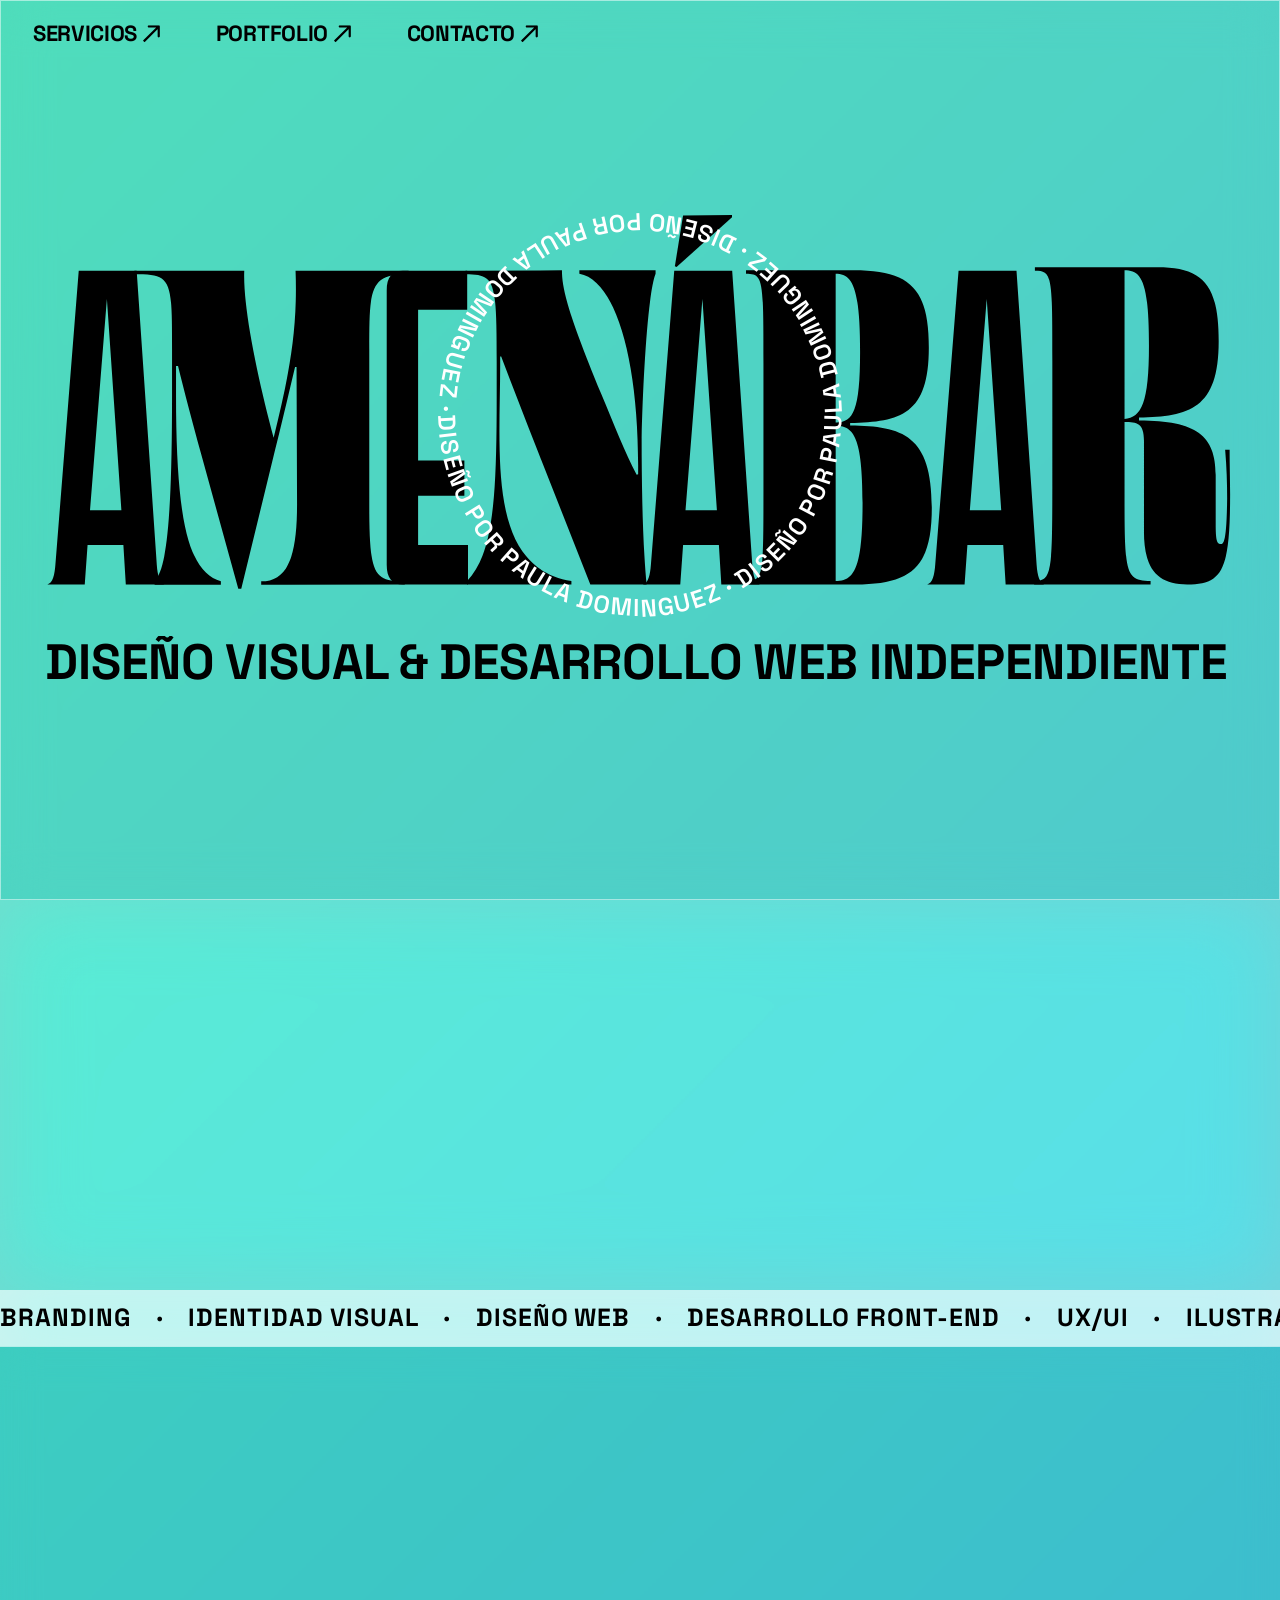
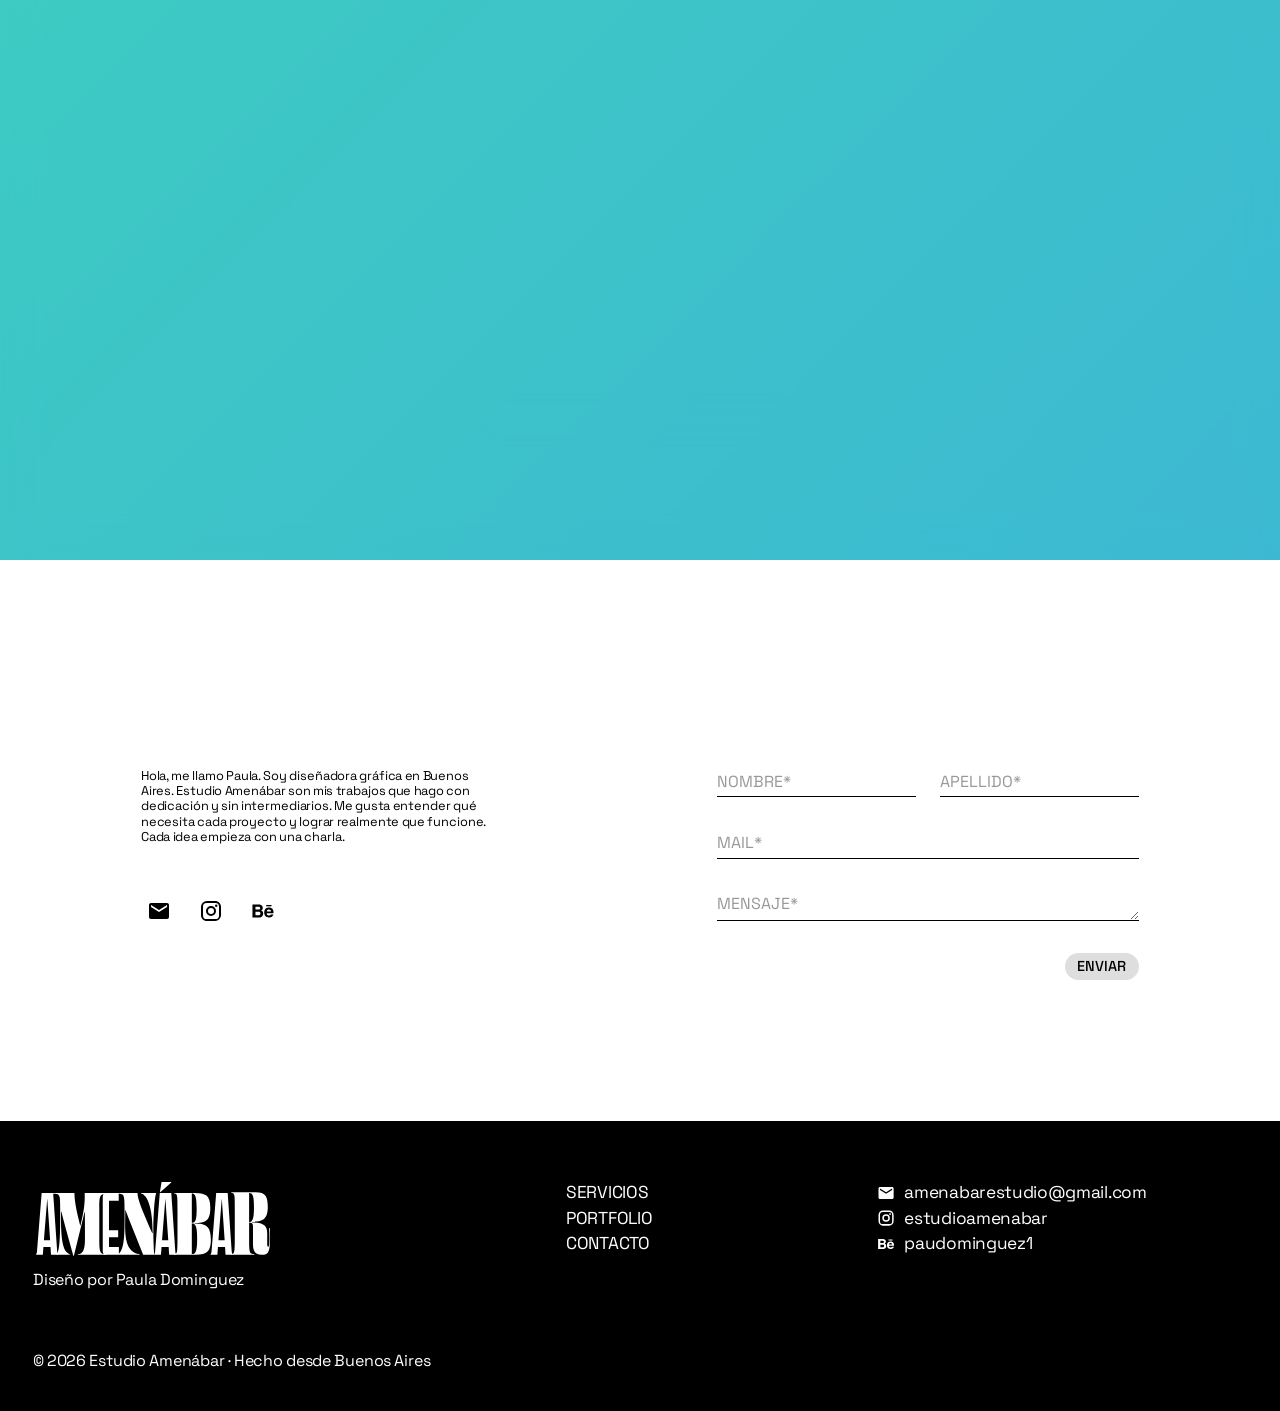
<file: index.html>
<!DOCTYPE html>
<html lang="es">
  <head>
    <meta charset="UTF-8" />
    <meta name="viewport" content="width=device-width, initial-scale=1.0" />
    <meta
      name="description"
      content="Diseño gráfico desde Buenos Aires por Paula Dominguez."
    />
    <title>Estudio Amenábar</title>
    <link rel="icon" href="assets/flavicon.svg?v=20260727favi" type="image/svg+xml" />

    <!-- Open Graph -->
    <meta property="og:title" content="Estudio Amenábar | Diseño visual &amp; desarrollo web" />
    <meta
      property="og:description"
      content="Diseño gráfico desde Buenos Aires por Paula Dominguez."
    />
    <meta property="og:image" content="https://estudioamenabar.com/assets/OG.png" />
    <meta property="og:image:width" content="2500" />
    <meta property="og:image:height" content="1313" />
    <meta property="og:image:type" content="image/png" />
    <meta property="og:url" content="https://estudioamenabar.com" />
    <meta property="og:type" content="website" />
    <meta property="og:locale" content="es_AR" />
    <meta property="og:site_name" content="Estudio Amenábar" />

    <!-- Twitter / X -->
    <meta name="twitter:card" content="summary_large_image" />
    <meta name="twitter:title" content="Estudio Amenábar | Diseño visual &amp; desarrollo web" />
    <meta
      name="twitter:description"
      content="Diseño gráfico desde Buenos Aires por Paula Dominguez."
    />
    <meta name="twitter:image" content="https://estudioamenabar.com/assets/OG.png" />

    <link rel="stylesheet" href="styles.css?v=20260731s" />
  </head>
  <body class="has-animated-gradient">
    <div class="site-loader" role="status" aria-label="Cargando">
      <svg
        class="site-loader__credit"
        viewBox="0 0 400 400"
        aria-hidden="true"
        xmlns="http://www.w3.org/2000/svg"
      >
        <defs>
          <path
            id="site-loader-credit-path"
            d="M0,200a200,200 0 1,0 400,0a200,200 0 1,0 -400,0"
          />
        </defs>
        <text class="hero__credit-text">
          <textPath
            href="#site-loader-credit-path"
            startOffset="0"
            textLength="1257"
            lengthAdjust="spacing"
          >
            ESTUDIO AMENABAR · ESTUDIO AMENABAR · ESTUDIO AMENABAR · ESTUDIO AMENABAR · ESTUDIO AMENABAR ·
          </textPath>
        </text>
      </svg>
    </div>

    <header class="site-header">
      <a class="site-header__logo" href="#" aria-label="Estudio Amenábar">
        <img
          src="assets/logoamenabar.svg"
          alt=""
          width="1164"
          height="386"
          decoding="async"
        />
      </a>
      <button
        type="button"
        class="nav-toggle"
        aria-expanded="false"
        aria-controls="site-nav"
        aria-label="Abrir menú"
      >
        <span class="nav-toggle__bar" aria-hidden="true"></span>
        <span class="nav-toggle__bar" aria-hidden="true"></span>
        <span class="nav-toggle__bar" aria-hidden="true"></span>
      </button>
      <nav id="site-nav" class="site-nav" aria-label="Principal">
        <a
          href="#servicios"
          class="section-heading section-heading--nav site-nav__link site-nav__link--servicios"
        >
          servicios
          <svg
            class="icon-arrow"
            width="39"
            height="39"
            viewBox="0 0 39 39"
            fill="none"
            xmlns="http://www.w3.org/2000/svg"
            aria-hidden="true"
          >
            <path
              d="M35.7678 38.2678C37.1485 38.2678 38.2678 37.1485 38.2678 35.7678V13.2678C38.2678 11.8871 37.1485 10.7678 35.7678 10.7678C34.3871 10.7678 33.2678 11.8871 33.2678 13.2678V33.2678H13.2678C11.887 33.2678 10.7678 34.3871 10.7678 35.7678C10.7678 37.1485 11.887 38.2678 13.2678 38.2678H35.7678ZM1.76782 1.76777L0.000053813 3.53554L34.0001 37.5355L35.7678 35.7678L37.5356 34L3.53559 0L1.76782 1.76777Z"
              fill="currentColor"
            />
          </svg>
        </a>
        <a class="section-heading section-heading--nav site-nav__link" href="#proyectos">
          PORTFOLIO
          <svg
            class="icon-arrow"
            width="39"
            height="39"
            viewBox="0 0 39 39"
            fill="none"
            xmlns="http://www.w3.org/2000/svg"
            aria-hidden="true"
          >
            <path
              d="M35.7678 38.2678C37.1485 38.2678 38.2678 37.1485 38.2678 35.7678V13.2678C38.2678 11.8871 37.1485 10.7678 35.7678 10.7678C34.3871 10.7678 33.2678 11.8871 33.2678 13.2678V33.2678H13.2678C11.887 33.2678 10.7678 34.3871 10.7678 35.7678C10.7678 37.1485 11.887 38.2678 13.2678 38.2678H35.7678ZM1.76782 1.76777L0.000053813 3.53554L34.0001 37.5355L35.7678 35.7678L37.5356 34L3.53559 0L1.76782 1.76777Z"
              fill="currentColor"
            />
          </svg>
        </a>
        <a class="section-heading section-heading--nav site-nav__link" href="#contactanos">
          contacto
          <svg
            class="icon-arrow"
            width="39"
            height="39"
            viewBox="0 0 39 39"
            fill="none"
            xmlns="http://www.w3.org/2000/svg"
            aria-hidden="true"
          >
            <path
              d="M35.7678 38.2678C37.1485 38.2678 38.2678 37.1485 38.2678 35.7678V13.2678C38.2678 11.8871 37.1485 10.7678 35.7678 10.7678C34.3871 10.7678 33.2678 11.8871 33.2678 13.2678V33.2678H13.2678C11.887 33.2678 10.7678 34.3871 10.7678 35.7678C10.7678 37.1485 11.887 38.2678 13.2678 38.2678H35.7678ZM1.76782 1.76777L0.000053813 3.53554L34.0001 37.5355L35.7678 35.7678L37.5356 34L3.53559 0L1.76782 1.76777Z"
              fill="currentColor"
            />
          </svg>
        </a>
      </nav>
    </header>

    <main>
      <section class="hero" aria-labelledby="hero-title">
        <div class="hero__ambient" aria-hidden="true">
          <span class="hero__shape hero__shape--1"></span>
          <span class="hero__shape hero__shape--2"></span>
          <span class="hero__shape hero__shape--3"></span>
          <div class="hero__glass"></div>
        </div>
        <h1 id="hero-title" class="visually-hidden">Estudio Amenábar</h1>
        <div class="hero__brand">
          <div class="hero__logo">
            <svg
              class="hero__credit"
              viewBox="0 0 400 400"
              aria-hidden="true"
              xmlns="http://www.w3.org/2000/svg"
              xmlns:xlink="http://www.w3.org/1999/xlink"
            >
              <defs>
                <path
                  id="hero-credit-path"
                  d="M0,200a200,200 0 1,0 400,0a200,200 0 1,0 -400,0"
                />
              </defs>
              <text class="hero__credit-text">
                <textPath
                  href="#hero-credit-path"
                  xlink:href="#hero-credit-path"
                  startOffset="0"
                  textLength="1257"
                  lengthAdjust="spacing"
                >
                  DISEÑO POR PAULA DOMINGUEZ · DISEÑO POR PAULA DOMINGUEZ · DISEÑO POR PAULA DOMINGUEZ ·
                </textPath>
              </text>
            </svg>
            <img
              class="hero__logo-img"
              src="assets/logoamenabar.svg"
              alt="Estudio Amenábar — Diseño visual &amp; desarrollo web"
              width="1164"
              height="386"
              decoding="async"
            />
          </div>
          <p class="hero__subtitle">
            Diseño visual &amp;<br class="hero__subtitle-br" />
            desarrollo web<br class="hero__subtitle-br" />
            independiente
          </p>
        </div>
      </section>

      <section class="services-block" id="servicios" aria-label="Servicios">
        <div class="services-block__ambient" aria-hidden="true">
          <span class="hero__shape hero__shape--1"></span>
          <span class="hero__shape hero__shape--2"></span>
          <span class="hero__shape hero__shape--3"></span>
        </div>
        <div class="services-panel">
          <div class="services-panel__inner">
            <div class="services-panel__content">
              <ul class="services__list">
                <li class="services__item" data-service="web">
                  <button
                    type="button"
                    class="services__row"
                    aria-expanded="false"
                    aria-controls="services-projects-web"
                    id="services-trigger-web"
                  >
                    <span class="services__name">Web + Desarrollo</span>
                    <span class="services__detail">diseño ui/ux, landing pages, mailing</span>
                  </button>
                  <div
                    class="services__projects"
                    id="services-projects-web"
                    role="region"
                    aria-labelledby="services-trigger-web"
                    hidden
                  >
                    <ul class="services__projects-track">
                      <li>
                        <a class="services__project-link" href="proyectos/ccnu/index.html">
                          Centro Cultural Nueva Uriarte
                        </a>
                      </li>
                      <li>
                        <a class="services__project-link" href="proyectos/silabarium/index.html">
                          silabarium
                        </a>
                      </li>
                    </ul>
                  </div>
                </li>

                <li class="services__item" data-service="branding">
                  <button
                    type="button"
                    class="services__row"
                    aria-expanded="false"
                    aria-controls="services-projects-branding"
                    id="services-trigger-branding"
                  >
                    <span class="services__name">branding</span>
                    <span class="services__detail">Marcas, Festivales, redes</span>
                  </button>
                  <div
                    class="services__projects"
                    id="services-projects-branding"
                    role="region"
                    aria-labelledby="services-trigger-branding"
                    hidden
                  >
                    <ul class="services__projects-track">
                      <li>
                        <a class="services__project-link" href="proyectos/ccnu-contenido/index.html">
                          Centro Cultural Nueva Uriarte
                        </a>
                      </li>
                      <li>
                        <a class="services__project-link" href="proyectos/feja/index.html">
                          FEJA / Festival de Jazz Argentino
                        </a>
                      </li>
                    </ul>
                  </div>
                </li>

                <li class="services__item" data-service="editorial">
                  <button
                    type="button"
                    class="services__row"
                    aria-expanded="false"
                    aria-controls="services-projects-editorial"
                    id="services-trigger-editorial"
                  >
                    <span class="services__name">editorial</span>
                    <span class="services__detail">Fanzines, libros, posters</span>
                  </button>
                  <div
                    class="services__projects"
                    id="services-projects-editorial"
                    role="region"
                    aria-labelledby="services-trigger-editorial"
                    hidden
                  >
                    <ul class="services__projects-track">
                      <li>
                        <a class="services__project-link" href="proyectos/mardelplata/index.html">
                          Festival Mar del Plata
                        </a>
                      </li>
                    </ul>
                  </div>
                </li>
              </ul>
            </div>
          </div>
        </div>

        <div class="marquee">
          <div class="marquee__track">
            <span>Branding</span><span class="dot">·</span>
            <span>Identidad visual</span><span class="dot">·</span>
            <span>Diseño web</span><span class="dot">·</span>
            <span>Desarrollo front-end</span><span class="dot">·</span>
            <span>UX/UI</span><span class="dot">·</span>
            <span>Ilustración vectorial</span><span class="dot">·</span>
            <span>Community Management</span><span class="dot">·</span>
            <span>Figma</span><span class="dot">·</span>
            <span>HTML</span><span class="dot">·</span>
            <span>CSS</span><span class="dot">·</span>
            <span>JavaScript</span><span class="dot">·</span>
            <span>Illustrator</span><span class="dot">·</span>
            <span>Photoshop</span><span class="dot">·</span>
            <span>Netlify</span><span class="dot">·</span>
            <span>Web responsive</span><span class="dot">·</span>
            <span>Ticketing</span><span class="dot">·</span>
            <span>Spotify</span><span class="dot">·</span>
            <span>Branding</span><span class="dot">·</span>
            <span>Identidad visual</span><span class="dot">·</span>
            <span>Diseño web</span><span class="dot">·</span>
            <span>Desarrollo front-end</span><span class="dot">·</span>
            <span>UX/UI</span><span class="dot">·</span>
            <span>Ilustración vectorial</span><span class="dot">·</span>
            <span>Community Management</span><span class="dot">·</span>
            <span>Figma</span><span class="dot">·</span>
            <span>HTML</span><span class="dot">·</span>
            <span>CSS</span><span class="dot">·</span>
            <span>JavaScript</span><span class="dot">·</span>
            <span>Illustrator</span><span class="dot">·</span>
            <span>Photoshop</span><span class="dot">·</span>
            <span>Netlify</span><span class="dot">·</span>
            <span>Web responsive</span><span class="dot">·</span>
            <span>Ticketing</span><span class="dot">·</span>
            <span>Spotify</span><span class="dot">·</span>
          </div>
        </div>
      </section>

      <section id="proyectos" class="proyectos" aria-labelledby="proyectos-heading">
        <div class="proyectos__ambient" aria-hidden="true">
          <span class="hero__shape hero__shape--1"></span>
          <span class="hero__shape hero__shape--2"></span>
          <span class="hero__shape hero__shape--3"></span>
          <div class="hero__glass"></div>
        </div>
        <div class="proyectos-carousel" data-proyectos-carousel>
          <div class="proyectos-carousel__viewport">
            <ul class="proyectos-carousel__track">
            <li class="proyectos-carousel__slide" data-index="0">
              <div class="proyectos-carousel__card">
              <a class="proyecto-card-link" href="proyectos/ccnu/index.html">
                              <figure class="proyecto-card">
                                <div class="proyecto-card__media proyecto-card__media--cover-mac">
                                  <img
                                    class="proyecto-card__poster"
                                    src="assets/webccnumockup.webp"
                                    alt="Centro Cultural Nueva Uriarte — mockup web"
                                    width="713"
                                    height="490"
                                    decoding="async"
                                  />
                                </div>
                                <figcaption class="proyecto-card__caption">
                                  <span class="proyecto-card__title">Centro Cultural Nueva Uriarte</span>
                                  <span class="proyecto-card__tag">web + desarrollo</span>
                                </figcaption>
                              </figure>
                            </a>
              </div>
            </li>
            <li class="proyectos-carousel__slide" data-index="1">
              <div class="proyectos-carousel__card">
              <a class="proyecto-card-link" href="proyectos/ccnu-contenido/index.html">
                              <figure class="proyecto-card">
                                <div class="proyecto-card__media proyecto-card__media--contain">
                                  <img
                                    class="proyecto-card__poster"
                                    src="assets/iphone-ccnu.webp"
                                    alt="Centro Cultural Nueva Uriarte — contenido digital"
                                    width="682"
                                    height="1024"
                                    decoding="async"
                                  />
                                </div>
                                <figcaption class="proyecto-card__caption">
                                  <span class="proyecto-card__title">Centro Cultural Nueva Uriarte</span>
                                  <span class="proyecto-card__tag">gestion de diseño y contenido digital</span>
                                </figcaption>
                              </figure>
                            </a>
              </div>
            </li>
            <li class="proyectos-carousel__slide" data-index="2">
              <div class="proyectos-carousel__card">
              <a class="proyecto-card-link" href="proyectos/feja/index.html">
                              <figure class="proyecto-card">
                                <div class="proyecto-card__media">
                                  <img
                                    class="proyecto-card__poster"
                                    src="assets/fejatote-card.png"
                                    alt="FEJA — tote bag"
                                    width="819"
                                    height="1024"
                                    decoding="async"
                                  />
                                </div>
                                <figcaption class="proyecto-card__caption">
                                  <span class="proyecto-card__title">FEJA / Festival de Jazz Argentino</span>
                                  <span class="proyecto-card__tag">branding + diseño de identidad</span>
                                </figcaption>
                              </figure>
                            </a>
              </div>
            </li>
            <li class="proyectos-carousel__slide" data-index="3">
              <div class="proyectos-carousel__card">
              <a class="proyecto-card-link" href="proyectos/mardelplata/index.html">
                              <figure class="proyecto-card">
                                <div class="proyecto-card__media proyecto-card__media--mardel">
                                  <img
                                    class="proyecto-card__poster"
                                    src="assets/tapamdq-card.png"
                                    alt="Festival Mar del Plata — tapa Jazz en la Feliz"
                                    width="1024"
                                    height="853"
                                    decoding="async"
                                  />
                                </div>
                                <figcaption class="proyecto-card__caption">
                                  <span class="proyecto-card__title">Festival Mar del Plata</span>
                                  <span class="proyecto-card__tag">editorial + animación de páginas</span>
                                </figcaption>
                              </figure>
                            </a>
              </div>
            </li>
            <li class="proyectos-carousel__slide" data-index="4">
              <div class="proyectos-carousel__card">
              <a class="proyecto-card-link" href="proyectos/silabarium/index.html">
                              <figure class="proyecto-card">
                                <div class="proyecto-card__media proyecto-card__media--cover-mac">
                                  <img
                                    class="proyecto-card__poster"
                                    src="assets/websilabariummockup.webp"
                                    alt="Silabarium — mockup web"
                                    decoding="async"
                                  />
                                </div>
                                <figcaption class="proyecto-card__caption">
                                  <span class="proyecto-card__title">silabarium</span>
                                  <span class="proyecto-card__tag">web + desarrollo + diseño de logo</span>
                                </figcaption>
                              </figure>
                            </a>
              </div>
            </li>
            </ul>
          </div>

          <div class="proyectos-carousel__controls">
            <button type="button" class="proyectos-carousel__btn" data-carousel-prev aria-label="Proyecto anterior">
              <svg width="24" height="24" viewBox="0 0 24 24" fill="none" aria-hidden="true">
                <path d="M15 18l-6-6 6-6" stroke="currentColor" stroke-width="1.75" stroke-linecap="round" stroke-linejoin="round"/>
              </svg>
            </button>
            <div class="proyectos-carousel__dots" role="tablist" aria-label="Portfolio">
              <button type="button" class="proyectos-carousel__dot is-active" data-slide="0" aria-label="Ir al proyecto 1"></button>
              <button type="button" class="proyectos-carousel__dot" data-slide="1" aria-label="Ir al proyecto 2"></button>
              <button type="button" class="proyectos-carousel__dot" data-slide="2" aria-label="Ir al proyecto 3"></button>
              <button type="button" class="proyectos-carousel__dot" data-slide="3" aria-label="Ir al proyecto 4"></button>
              <button type="button" class="proyectos-carousel__dot" data-slide="4" aria-label="Ir al proyecto 5"></button>
            </div>
            <button type="button" class="proyectos-carousel__btn" data-carousel-next aria-label="Proyecto siguiente">
              <svg width="24" height="24" viewBox="0 0 24 24" fill="none" aria-hidden="true">
                <path d="M9 18l6-6-6-6" stroke="currentColor" stroke-width="1.75" stroke-linecap="round" stroke-linejoin="round"/>
              </svg>
            </button>
          </div>
        </div>
      </section>

    </main>

    <section id="contactanos" class="site-contact site-contact--full">
      <div class="contact-about">
        <h2 class="contact-panel__title">SOBRE MI</h2>
        <p class="contact-about__copy">
          Hola, me llamo Paula. Soy diseñadora gráfica en Buenos Aires.
          Estudio Amenábar son mis trabajos que hago con dedicación y sin intermediarios.
          Me gusta entender qué necesita cada proyecto y lograr realmente que funcione.
          Cada idea empieza con una charla.
        </p>
        <div class="contact-about__links">
          <a
            class="contact-about__icon-link"
            href="mailto:amenabarestudio@gmail.com"
            aria-label="Enviar mail a amenabarestudio@gmail.com"
          >
            <svg viewBox="0 0 24 24" aria-hidden="true" focusable="false">
              <path
                fill="currentColor"
                d="M20 4H4c-1.1 0-2 .9-2 2v12c0 1.1.9 2 2 2h16c1.1 0 2-.9 2-2V6c0-1.1-.9-2-2-2zm0 4-8 5-8-5V6l8 5 8-5v2z"
              />
            </svg>
          </a>
          <a
            class="contact-about__icon-link"
            href="https://www.instagram.com/estudioamenabar/"
            target="_blank"
            rel="noreferrer"
            aria-label="Instagram @estudioamenabar"
          >
            <svg viewBox="0 0 24 24" aria-hidden="true" focusable="false">
              <path
                fill="currentColor"
                d="M7.8 2h8.4C19.4 2 22 4.6 22 7.8v8.4a5.8 5.8 0 0 1-5.8 5.8H7.8C4.6 22 2 19.4 2 16.2V7.8A5.8 5.8 0 0 1 7.8 2zm-.2 2A3.6 3.6 0 0 0 4 7.6v8.8A3.6 3.6 0 0 0 7.6 20h8.8a3.6 3.6 0 0 0 3.6-3.6V7.6A3.6 3.6 0 0 0 16.4 4H7.6zm9.65 1.5a1.25 1.25 0 1 1 0 2.5 1.25 1.25 0 0 1 0-2.5zM12 7a5 5 0 1 1 0 10 5 5 0 0 1 0-10zm0 2a3 3 0 1 0 0 6 3 3 0 0 0 0-6z"
              />
            </svg>
          </a>
          <a
            class="contact-about__icon-link"
            href="https://www.behance.net/paudominguez1"
            target="_blank"
            rel="noreferrer"
            aria-label="Behance Estudio Amenábar"
          >
            <svg viewBox="0 0 512 512" aria-hidden="true" focusable="false">
              <path fill="currentColor" d="M424.2,328.96l54.1-.1c-1.91,11.29-6.83,21.05-14.06,29.42-11.37,14.91-26.21,25.35-44.41,30.67-39.78,11.63-82.82,4.38-112.92-24.93-27.53-26.81-29.38-80.4-19.11-117.05,4.8-17.13,13.83-30.56,26.98-42.35,17.81-15.97,41.09-23.12,65.21-23.05,28.92.08,55.99,7.33,75.6,28.82,23.4,27.67,26.21,56.07,25.34,91.5h-145.96c.91,19.66,7.43,35.4,24.85,44.35,9.02,4.6,18.94,5.67,29.18,4.98,14.88-.73,28.42-7.53,35.21-22.26ZM426.27,267.1c-.52-12.43-4.39-22.54-12.12-30.12-13.68-14.11-41.18-16.04-56.73-6.5-12.61,7.74-19.47,21.93-20.92,36.65l89.77-.02Z"/>
              <rect fill="currentColor" x="324.87" y="127.48" width="112.67" height="28.41"/>
              <path fill="currentColor" d="M217.4,245.43c27.62,10.87,41.47,32.03,42.94,61.52,1.12,22.65-5.59,42.97-20.35,60.2-10.85,12.67-25.52,20.99-42.05,24.88-11.4,1.63-22.19,3.88-34.05,3.89l-132.89.08V116s139.86.2,139.86.2c10.93.02,20.85,2.53,31.05,4.74,34.76,11.02,50.75,36.73,49.44,73.02-.82,22.65-12.09,41.91-33.95,51.47ZM190.55,176.41c-3.51-5.03-9.26-7.41-15.09-9.11-8.87-1.53-17.36-2.28-26.5-2.77h-53.44s0,61.97,0,61.97l60.42-.07c10.75-.27,20.7-2.16,29.65-7.84,12.13-8.42,13.02-30.61,4.95-42.19ZM197.96,290.98c-2.69-5.86-8.29-9.89-13.54-13.44-8.64-3.04-17.15-4.71-26.47-4.69l-62.44.12.04,74.16h63.41c9.92,0,19-2.08,27.69-6.38,15.23-10.76,18.39-34.37,11.31-49.77Z"/>
            </svg>
          </a>
        </div>
      </div>
      <form
        class="contact-form"
        action="https://formsubmit.co/ajax/amenabarestudio@gmail.com"
        method="POST"
        data-contact-form
      >
        <h2 class="contact-panel__title">CHARLEMOS</h2>
        <input type="hidden" name="_subject" value="Nuevo mensaje — Estudio Amenábar" />
        <input type="hidden" name="_cc" value="paula.dominguez02@gmail.com" />
        <input type="hidden" name="_template" value="table" />
        <input type="text" name="_honey" tabindex="-1" autocomplete="off" class="visually-hidden" aria-hidden="true" />
        <div class="contact-form__fields">
          <label class="contact-form__field">
            <span class="visually-hidden">Nombre</span>
            <input type="text" name="nombre" placeholder="NOMBRE*" autocomplete="given-name" required />
          </label>
          <label class="contact-form__field">
            <span class="visually-hidden">Apellido</span>
            <input type="text" name="apellido" placeholder="APELLIDO*" autocomplete="family-name" required />
          </label>
          <label class="contact-form__field contact-form__field--wide">
            <span class="visually-hidden">Mail</span>
            <input type="email" name="email" placeholder="MAIL*" autocomplete="email" required />
          </label>
          <label class="contact-form__field contact-form__field--wide">
            <span class="visually-hidden">Mensaje</span>
            <textarea name="mensaje" rows="1" placeholder="MENSAJE*" required></textarea>
          </label>
          <button class="contact-form__submit" type="submit">ENVIAR</button>
          <p class="contact-form__status" data-contact-status hidden aria-live="polite">ENVIADO</p>
        </div>
      </form>
    </section>

    <footer class="global-footer">
      <div class="global-footer__grid">
        <div class="global-footer__brand">
          <img src="assets/logoamenabar.svg" alt="Estudio Amenábar — Diseño visual &amp; desarrollo web" />
          <p>Diseño por Paula Dominguez</p>
        </div>
        <nav class="global-footer__nav" aria-label="Navegación del pie">
          <a href="#servicios">SERVICIOS</a>
          <a href="#proyectos">PORTFOLIO</a>
          <a href="#contactanos">CONTACTO</a>
        </nav>
                <div class="global-footer__contact">
          <a class="global-footer__contact-link" href="mailto:amenabarestudio@gmail.com">
            <svg viewBox="0 0 24 24" aria-hidden="true" focusable="false">
              <path
                fill="currentColor"
                d="M20 4H4c-1.1 0-2 .9-2 2v12c0 1.1.9 2 2 2h16c1.1 0 2-.9 2-2V6c0-1.1-.9-2-2-2zm0 4-8 5-8-5V6l8 5 8-5v2z"
              />
            </svg>
            <span>amenabarestudio@gmail.com</span>
          </a>
          <a
            class="global-footer__contact-link"
            href="https://www.instagram.com/estudioamenabar/"
            target="_blank"
            rel="noreferrer"
          >
            <svg viewBox="0 0 24 24" aria-hidden="true" focusable="false">
              <path
                fill="currentColor"
                d="M7.8 2h8.4C19.4 2 22 4.6 22 7.8v8.4a5.8 5.8 0 0 1-5.8 5.8H7.8C4.6 22 2 19.4 2 16.2V7.8A5.8 5.8 0 0 1 7.8 2zm-.2 2A3.6 3.6 0 0 0 4 7.6v8.8A3.6 3.6 0 0 0 7.6 20h8.8a3.6 3.6 0 0 0 3.6-3.6V7.6A3.6 3.6 0 0 0 16.4 4H7.6zm9.65 1.5a1.25 1.25 0 1 1 0 2.5 1.25 1.25 0 0 1 0-2.5zM12 7a5 5 0 1 1 0 10 5 5 0 0 1 0-10zm0 2a3 3 0 1 0 0 6 3 3 0 0 0 0-6z"
              />
            </svg>
            <span>estudioamenabar</span>
          </a>
          <a
            class="global-footer__contact-link"
            href="https://www.behance.net/paudominguez1"
            target="_blank"
            rel="noreferrer"
          >
            <svg viewBox="0 0 512 512" aria-hidden="true" focusable="false">
              <path fill="currentColor" d="M424.2,328.96l54.1-.1c-1.91,11.29-6.83,21.05-14.06,29.42-11.37,14.91-26.21,25.35-44.41,30.67-39.78,11.63-82.82,4.38-112.92-24.93-27.53-26.81-29.38-80.4-19.11-117.05,4.8-17.13,13.83-30.56,26.98-42.35,17.81-15.97,41.09-23.12,65.21-23.05,28.92.08,55.99,7.33,75.6,28.82,23.4,27.67,26.21,56.07,25.34,91.5h-145.96c.91,19.66,7.43,35.4,24.85,44.35,9.02,4.6,18.94,5.67,29.18,4.98,14.88-.73,28.42-7.53,35.21-22.26ZM426.27,267.1c-.52-12.43-4.39-22.54-12.12-30.12-13.68-14.11-41.18-16.04-56.73-6.5-12.61,7.74-19.47,21.93-20.92,36.65l89.77-.02Z"/>
              <rect fill="currentColor" x="324.87" y="127.48" width="112.67" height="28.41"/>
              <path fill="currentColor" d="M217.4,245.43c27.62,10.87,41.47,32.03,42.94,61.52,1.12,22.65-5.59,42.97-20.35,60.2-10.85,12.67-25.52,20.99-42.05,24.88-11.4,1.63-22.19,3.88-34.05,3.89l-132.89.08V116s139.86.2,139.86.2c10.93.02,20.85,2.53,31.05,4.74,34.76,11.02,50.75,36.73,49.44,73.02-.82,22.65-12.09,41.91-33.95,51.47ZM190.55,176.41c-3.51-5.03-9.26-7.41-15.09-9.11-8.87-1.53-17.36-2.28-26.5-2.77h-53.44s0,61.97,0,61.97l60.42-.07c10.75-.27,20.7-2.16,29.65-7.84,12.13-8.42,13.02-30.61,4.95-42.19ZM197.96,290.98c-2.69-5.86-8.29-9.89-13.54-13.44-8.64-3.04-17.15-4.71-26.47-4.69l-62.44.12.04,74.16h63.41c9.92,0,19-2.08,27.69-6.38,15.23-10.76,18.39-34.37,11.31-49.77Z"/>
            </svg>
            <span>paudominguez1</span>
          </a>
        </div>
      </div>
      <p class="global-footer__copyright">
        © 2026 Estudio Amenábar · Hecho desde Buenos Aires
      </p>
    </footer>
    <script src="servicios.js?v=20260731s" defer></script>
    <script src="proyectos-carousel.js?v=20260731s" defer></script>
    <script src="site-loader.js?v=20260731s" defer></script>
  </body>
</html>
</file>
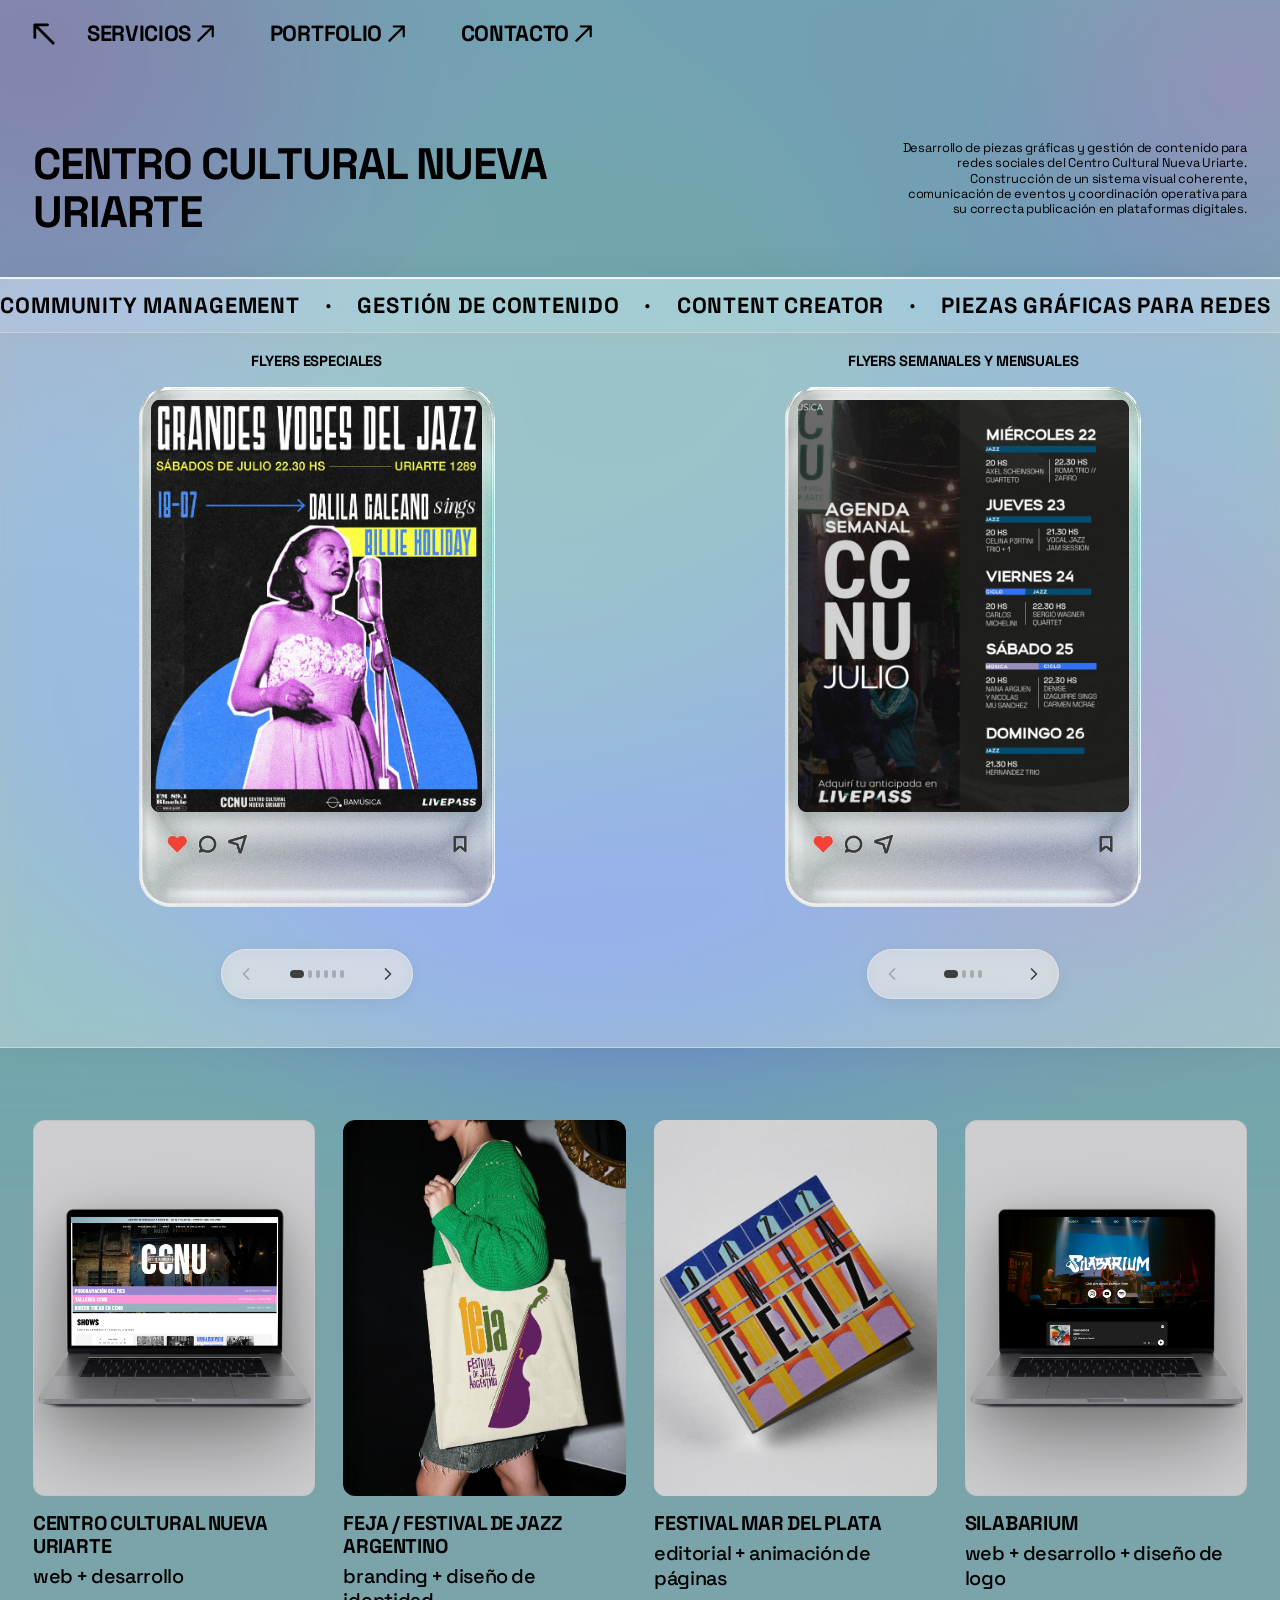
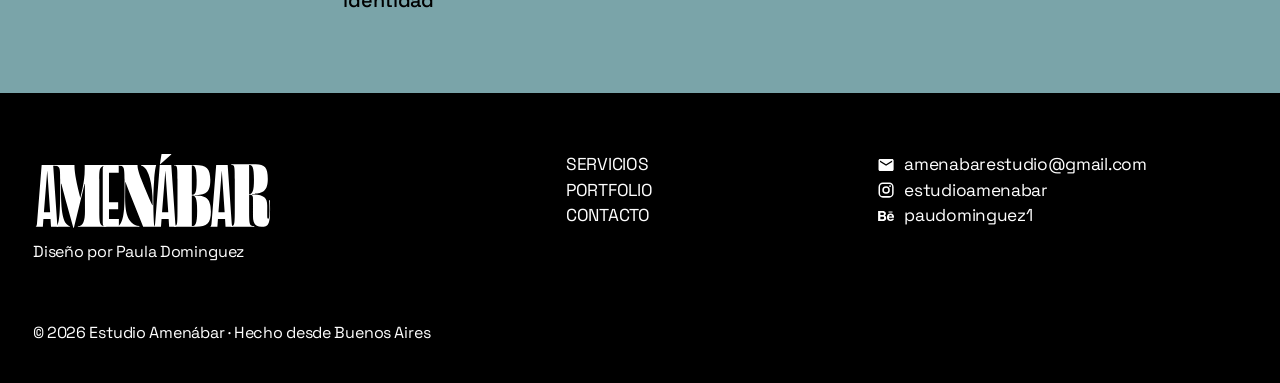
<file: proyectos/ccnu-contenido/index.html>
<!DOCTYPE html>
<html lang="es">
  <head>
    <meta charset="UTF-8" />
    <meta name="viewport" content="width=device-width, initial-scale=1.0" />
    <meta name="description" content="Centro Cultural Nueva Uriarte — gestión de diseño y contenido digital por Estudio Amenábar." />
    <title>Centro Cultural Nueva Uriarte — Contenido digital — Estudio Amenábar</title>
    <link rel="icon" href="../../assets/flavicon.svg?v=20260727favi" type="image/svg+xml" />
    <link rel="stylesheet" href="../../styles.css?v=20260731s" />
  </head>
  <body class="project-page project-page--ccnu-contenido">
    <div class="site-loader" role="status" aria-label="Cargando">
      <svg class="site-loader__credit" viewBox="0 0 400 400" aria-hidden="true" xmlns="http://www.w3.org/2000/svg">
        <defs>
          <path id="site-loader-credit-path" d="M0,200a200,200 0 1,0 400,0a200,200 0 1,0 -400,0" />
        </defs>
        <text class="hero__credit-text">
          <textPath href="#site-loader-credit-path" startOffset="0" textLength="1257" lengthAdjust="spacing">
            ESTUDIO AMENABAR · ESTUDIO AMENABAR · ESTUDIO AMENABAR · ESTUDIO AMENABAR · ESTUDIO AMENABAR ·
          </textPath>
        </text>
      </svg>
    </div>

    <header class="site-header site-header--project">
      <a
        class="project-page__back-link project-page__back-link--header"
        href="../../index.html#proyectos"
        aria-label="Volver al portfolio"
      >
        <svg
          class="icon-arrow"
          width="39"
          height="39"
          viewBox="0 0 39 39"
          fill="none"
          xmlns="http://www.w3.org/2000/svg"
          aria-hidden="true"
        >
          <path
            d="M35.7678 38.2678C37.1485 38.2678 38.2678 37.1485 38.2678 35.7678V13.2678C38.2678 11.8871 37.1485 10.7678 35.7678 10.7678C34.3871 10.7678 33.2678 11.8871 33.2678 13.2678V33.2678H13.2678C11.887 33.2678 10.7678 34.3871 10.7678 35.7678C10.7678 37.1485 11.887 38.2678 13.2678 38.2678H35.7678ZM1.76782 1.76777L0.000053813 3.53554L34.0001 37.5355L35.7678 35.7678L37.5356 34L3.53559 0L1.76782 1.76777Z"
            fill="currentColor"
          />
        </svg>
      </a>
      <button
        type="button"
        class="nav-toggle"
        aria-expanded="false"
        aria-controls="site-nav"
        aria-label="Abrir menú"
      >
        <span class="nav-toggle__bar" aria-hidden="true"></span>
        <span class="nav-toggle__bar" aria-hidden="true"></span>
        <span class="nav-toggle__bar" aria-hidden="true"></span>
      </button>
      <nav id="site-nav" class="site-nav" aria-label="Principal">
        <a
          href="../../index.html#servicios"
          class="section-heading section-heading--nav site-nav__link site-nav__link--servicios"
        >
          servicios
          <svg
            class="icon-arrow"
            width="39"
            height="39"
            viewBox="0 0 39 39"
            fill="none"
            xmlns="http://www.w3.org/2000/svg"
            aria-hidden="true"
          >
            <path
              d="M35.7678 38.2678C37.1485 38.2678 38.2678 37.1485 38.2678 35.7678V13.2678C38.2678 11.8871 37.1485 10.7678 35.7678 10.7678C34.3871 10.7678 33.2678 11.8871 33.2678 13.2678V33.2678H13.2678C11.887 33.2678 10.7678 34.3871 10.7678 35.7678C10.7678 37.1485 11.887 38.2678 13.2678 38.2678H35.7678ZM1.76782 1.76777L0.000053813 3.53554L34.0001 37.5355L35.7678 35.7678L37.5356 34L3.53559 0L1.76782 1.76777Z"
              fill="currentColor"
            />
          </svg>
        </a>
        <a
          class="section-heading section-heading--nav site-nav__link"
          href="../../index.html#proyectos"
        >
          PORTFOLIO
          <svg
            class="icon-arrow"
            width="39"
            height="39"
            viewBox="0 0 39 39"
            fill="none"
            xmlns="http://www.w3.org/2000/svg"
            aria-hidden="true"
          >
            <path
              d="M35.7678 38.2678C37.1485 38.2678 38.2678 37.1485 38.2678 35.7678V13.2678C38.2678 11.8871 37.1485 10.7678 35.7678 10.7678C34.3871 10.7678 33.2678 11.8871 33.2678 13.2678V33.2678H13.2678C11.887 33.2678 10.7678 34.3871 10.7678 35.7678C10.7678 37.1485 11.887 38.2678 13.2678 38.2678H35.7678ZM1.76782 1.76777L0.000053813 3.53554L34.0001 37.5355L35.7678 35.7678L37.5356 34L3.53559 0L1.76782 1.76777Z"
              fill="currentColor"
            />
          </svg>
        </a>
        <a
          class="section-heading section-heading--nav site-nav__link"
          href="../../index.html#contactanos"
        >
          contacto
          <svg
            class="icon-arrow"
            width="39"
            height="39"
            viewBox="0 0 39 39"
            fill="none"
            xmlns="http://www.w3.org/2000/svg"
            aria-hidden="true"
          >
            <path
              d="M35.7678 38.2678C37.1485 38.2678 38.2678 37.1485 38.2678 35.7678V13.2678C38.2678 11.8871 37.1485 10.7678 35.7678 10.7678C34.3871 10.7678 33.2678 11.8871 33.2678 13.2678V33.2678H13.2678C11.887 33.2678 10.7678 34.3871 10.7678 35.7678C10.7678 37.1485 11.887 38.2678 13.2678 38.2678H35.7678ZM1.76782 1.76777L0.000053813 3.53554L34.0001 37.5355L35.7678 35.7678L37.5356 34L3.53559 0L1.76782 1.76777Z"
              fill="currentColor"
            />
          </svg>
        </a>
      </nav>
    </header>

    <main>
      <section class="project-intro" aria-labelledby="proyecto-heading">
        <div class="project-intro__top">
          <div class="project-intro__copy">
            <h1 id="proyecto-heading" class="project-intro__title">
              CENTRO CULTURAL NUEVA URIARTE
            </h1>
          </div>
          <p class="project-intro__desc">
            Desarrollo de piezas gráficas y gestión de contenido para redes sociales del Centro Cultural Nueva Uriarte. Construcción de un sistema visual coherente, comunicación de eventos y coordinación operativa para su correcta publicación en plataformas digitales.
          </p>
        </div>
        <div class="marquee project-intro__marquee" aria-label="Community Management · Gestión de contenido · Content Creator · Piezas gráficas para redes · Photoshop · Illustrator · Estrategia de contenido · Diseño para redes sociales · Mailing">
          <div class="marquee__track">
            <span>Community Management</span>
            <span class="dot">·</span>
            <span>Gestión de contenido</span>
            <span class="dot">·</span>
            <span>Content Creator</span>
            <span class="dot">·</span>
            <span>Piezas gráficas para redes</span>
            <span class="dot">·</span>
            <span>Photoshop</span>
            <span class="dot">·</span>
            <span>Illustrator</span>
            <span class="dot">·</span>
            <span>Estrategia de contenido</span>
            <span class="dot">·</span>
            <span>Diseño para redes sociales</span>
            <span class="dot">·</span>
            <span>Mailing</span>
            <span class="dot">·</span>
            <span>Community Management</span>
            <span class="dot">·</span>
            <span>Gestión de contenido</span>
            <span class="dot">·</span>
            <span>Content Creator</span>
            <span class="dot">·</span>
            <span>Piezas gráficas para redes</span>
            <span class="dot">·</span>
            <span>Photoshop</span>
            <span class="dot">·</span>
            <span>Illustrator</span>
            <span class="dot">·</span>
            <span>Estrategia de contenido</span>
            <span class="dot">·</span>
            <span>Diseño para redes sociales</span>
            <span class="dot">·</span>
            <span>Mailing</span>
            <span class="dot">·</span>
          </div>
        </div>
      </section>

      <section class="project-band project-band--duo" aria-label="Piezas del proyecto">
        <div class="project-band__duo-col" data-carousel-scope>
          <p class="project-band__duo-label">FLYERS ESPECIALES</p>
          <figure class="project-band__cell project-band__cell--media project-band__cell--insta">
            <div class="project-insta">
              <img
                class="project-insta__frame"
                src="../../assets/mockupinstagram.webp"
                alt="Mockup de Instagram de Centro Cultural Nueva Uriarte"
                width="1375"
                height="2008"
                decoding="async"
              />
              <button
                class="project-insta__screen"
                type="button"
                data-lightbox-src="../../assets/ccnu-voces-billie.png"
                aria-label="Ampliar pieza de Instagram"
              >
                <img
                  data-duo-preview
                  src="../../assets/ccnu-voces-billie.png"
                  alt="Grandes Voces del Jazz — Billie Holiday"
                  decoding="async"
                />
              </button>
            </div>
          </figure>
          <div
            class="proyectos-carousel project-shots-carousel project-shots-carousel--player-only"
            data-proyectos-carousel
            data-flat-carousel
            aria-label="Piezas de Instagram"
          >
            <div class="proyectos-carousel__viewport visually-hidden" aria-hidden="true">
              <ul class="proyectos-carousel__track">
                <li class="proyectos-carousel__slide is-active" data-index="0">
                  <div class="proyectos-carousel__card">
                    <figure class="proyecto-card">
                      <div class="proyecto-card__media">
                        <button
                          class="project-page__zoom project-shots-carousel__zoom"
                          type="button"
                          data-lightbox-src="../../assets/ccnu-voces-billie.png"
                          aria-label="Ampliar Grandes Voces — Billie Holiday"
                        >
                          <img class="proyecto-card__poster" src="../../assets/ccnu-voces-billie.png" alt="" decoding="async" />
                        </button>
                      </div>
                    </figure>
                  </div>
                </li>
                <li class="proyectos-carousel__slide" data-index="1">
                  <div class="proyectos-carousel__card">
                    <figure class="proyecto-card">
                      <div class="proyecto-card__media">
                        <button
                          class="project-page__zoom project-shots-carousel__zoom"
                          type="button"
                          data-lightbox-src="../../assets/ccnu-dia-jazz-trompeta.png"
                          aria-label="Ampliar Día del Jazz — trompeta"
                        >
                          <img class="proyecto-card__poster" src="../../assets/ccnu-dia-jazz-trompeta.png" alt="" decoding="async" />
                        </button>
                      </div>
                    </figure>
                  </div>
                </li>
                <li class="proyectos-carousel__slide" data-index="2">
                  <div class="proyectos-carousel__card">
                    <figure class="proyecto-card">
                      <div class="proyecto-card__media">
                        <button
                          class="project-page__zoom project-shots-carousel__zoom"
                          type="button"
                          data-lightbox-src="../../assets/ccnu-canciones-prohibidas.png"
                          aria-label="Ampliar Canciones Prohibidas"
                        >
                          <img class="proyecto-card__poster" src="../../assets/ccnu-canciones-prohibidas.png" alt="" decoding="async" />
                        </button>
                      </div>
                    </figure>
                  </div>
                </li>
                <li class="proyectos-carousel__slide" data-index="3">
                  <div class="proyectos-carousel__card">
                    <figure class="proyecto-card">
                      <div class="proyecto-card__media">
                        <button
                          class="project-page__zoom project-shots-carousel__zoom"
                          type="button"
                          data-lightbox-src="../../assets/ccnu-voces-lineup.png"
                          aria-label="Ampliar Grandes Voces — lineup"
                        >
                          <img class="proyecto-card__poster" src="../../assets/ccnu-voces-lineup.png" alt="" decoding="async" />
                        </button>
                      </div>
                    </figure>
                  </div>
                </li>
                <li class="proyectos-carousel__slide" data-index="4">
                  <div class="proyectos-carousel__card">
                    <figure class="proyecto-card">
                      <div class="proyecto-card__media">
                        <button
                          class="project-page__zoom project-shots-carousel__zoom"
                          type="button"
                          data-lightbox-src="../../assets/ccnu-dia-jazz-discos.png"
                          aria-label="Ampliar Día del Jazz — discos"
                        >
                          <img class="proyecto-card__poster" src="../../assets/ccnu-dia-jazz-discos.png" alt="" decoding="async" />
                        </button>
                      </div>
                    </figure>
                  </div>
                </li>
                <li class="proyectos-carousel__slide" data-index="5">
                  <div class="proyectos-carousel__card">
                    <figure class="proyecto-card">
                      <div class="proyecto-card__media">
                        <button
                          class="project-page__zoom project-shots-carousel__zoom"
                          type="button"
                          data-lightbox-src="../../assets/ccnu-uriarte-groove.png"
                          aria-label="Ampliar Uriarte Groove Sessions"
                        >
                          <img class="proyecto-card__poster" src="../../assets/ccnu-uriarte-groove.png" alt="" decoding="async" />
                        </button>
                      </div>
                    </figure>
                  </div>
                </li>
              </ul>
            </div>
            <div class="proyectos-carousel__controls">
              <button type="button" class="proyectos-carousel__btn" data-carousel-prev aria-label="Pieza anterior">
                <svg width="20" height="20" viewBox="0 0 24 24" fill="none" aria-hidden="true">
                  <path d="M15 18l-6-6 6-6" stroke="currentColor" stroke-width="2" stroke-linecap="round" stroke-linejoin="round" />
                </svg>
              </button>
              <div class="proyectos-carousel__dots" role="tablist" aria-label="Piezas">
                <button type="button" class="proyectos-carousel__dot is-active" data-slide="0" aria-label="Ir a la pieza 1"></button>
                <button type="button" class="proyectos-carousel__dot" data-slide="1" aria-label="Ir a la pieza 2"></button>
                <button type="button" class="proyectos-carousel__dot" data-slide="2" aria-label="Ir a la pieza 3"></button>
                <button type="button" class="proyectos-carousel__dot" data-slide="3" aria-label="Ir a la pieza 4"></button>
                <button type="button" class="proyectos-carousel__dot" data-slide="4" aria-label="Ir a la pieza 5"></button>
                <button type="button" class="proyectos-carousel__dot" data-slide="5" aria-label="Ir a la pieza 6"></button>
              </div>
              <button type="button" class="proyectos-carousel__btn" data-carousel-next aria-label="Pieza siguiente">
                <svg width="20" height="20" viewBox="0 0 24 24" fill="none" aria-hidden="true">
                  <path d="M9 18l6-6-6-6" stroke="currentColor" stroke-width="2" stroke-linecap="round" stroke-linejoin="round" />
                </svg>
              </button>
            </div>
          </div>
        </div>

        <div class="project-band__duo-col" data-carousel-scope>
          <p class="project-band__duo-label">FLYERS SEMANALES Y MENSUALES</p>
          <figure class="project-band__cell project-band__cell--media project-band__cell--insta">
            <div class="project-insta">
              <img
                class="project-insta__frame"
                src="../../assets/mockupinstagram.webp"
                alt="Mockup de Instagram de Centro Cultural Nueva Uriarte"
                width="1375"
                height="2008"
                decoding="async"
              />
              <button
                class="project-insta__screen"
                type="button"
                data-lightbox-src="../../assets/ccnu-agenda-semanal.png"
                aria-label="Ampliar pieza de Instagram"
              >
                <img
                  data-duo-preview
                  src="../../assets/ccnu-agenda-semanal.png"
                  alt="Agenda semanal CCNU"
                  decoding="async"
                />
              </button>
            </div>
          </figure>
          <div
            class="proyectos-carousel project-shots-carousel project-shots-carousel--player-only"
            data-proyectos-carousel
            data-flat-carousel
            aria-label="Piezas de Instagram"
          >
            <div class="proyectos-carousel__viewport visually-hidden" aria-hidden="true">
              <ul class="proyectos-carousel__track">
                <li class="proyectos-carousel__slide is-active" data-index="0">
                  <div class="proyectos-carousel__card">
                    <figure class="proyecto-card">
                      <div class="proyecto-card__media">
                        <button
                          class="project-page__zoom project-shots-carousel__zoom"
                          type="button"
                          data-lightbox-src="../../assets/ccnu-agenda-semanal.png"
                          aria-label="Ampliar agenda semanal"
                        >
                          <img class="proyecto-card__poster" src="../../assets/ccnu-agenda-semanal.png" alt="" decoding="async" />
                        </button>
                      </div>
                    </figure>
                  </div>
                </li>
                <li class="proyectos-carousel__slide" data-index="1">
                  <div class="proyectos-carousel__card">
                    <figure class="proyecto-card">
                      <div class="proyecto-card__media">
                        <button
                          class="project-page__zoom project-shots-carousel__zoom"
                          type="button"
                          data-lightbox-src="../../assets/ccnu-agenda-junio.png"
                          aria-label="Ampliar agenda de junio"
                        >
                          <img class="proyecto-card__poster" src="../../assets/ccnu-agenda-junio.png" alt="" decoding="async" />
                        </button>
                      </div>
                    </figure>
                  </div>
                </li>
                <li class="proyectos-carousel__slide" data-index="2">
                  <div class="proyectos-carousel__card">
                    <figure class="proyecto-card">
                      <div class="proyecto-card__media">
                        <button
                          class="project-page__zoom project-shots-carousel__zoom"
                          type="button"
                          data-lightbox-src="../../assets/ccnu-talleres-mayo.png"
                          aria-label="Ampliar grilla de talleres"
                        >
                          <img class="proyecto-card__poster" src="../../assets/ccnu-talleres-mayo.png" alt="" decoding="async" />
                        </button>
                      </div>
                    </figure>
                  </div>
                </li>
                <li class="proyectos-carousel__slide" data-index="3">
                  <div class="proyectos-carousel__card">
                    <figure class="proyecto-card">
                      <div class="proyecto-card__media">
                        <button
                          class="project-page__zoom project-shots-carousel__zoom"
                          type="button"
                          data-lightbox-src="../../assets/ccnu-iniciacion-jazz-vocal.png"
                          aria-label="Ampliar Iniciación al Jazz Vocal"
                        >
                          <img class="proyecto-card__poster" src="../../assets/ccnu-iniciacion-jazz-vocal.png" alt="" decoding="async" />
                        </button>
                      </div>
                    </figure>
                  </div>
                </li>
              </ul>
            </div>
            <div class="proyectos-carousel__controls">
              <button type="button" class="proyectos-carousel__btn" data-carousel-prev aria-label="Pieza anterior">
                <svg width="20" height="20" viewBox="0 0 24 24" fill="none" aria-hidden="true">
                  <path d="M15 18l-6-6 6-6" stroke="currentColor" stroke-width="2" stroke-linecap="round" stroke-linejoin="round" />
                </svg>
              </button>
              <div class="proyectos-carousel__dots" role="tablist" aria-label="Piezas">
                <button type="button" class="proyectos-carousel__dot is-active" data-slide="0" aria-label="Ir a la pieza 1"></button>
                <button type="button" class="proyectos-carousel__dot" data-slide="1" aria-label="Ir a la pieza 2"></button>
                <button type="button" class="proyectos-carousel__dot" data-slide="2" aria-label="Ir a la pieza 3"></button>
                <button type="button" class="proyectos-carousel__dot" data-slide="3" aria-label="Ir a la pieza 4"></button>
              </div>
              <button type="button" class="proyectos-carousel__btn" data-carousel-next aria-label="Pieza siguiente">
                <svg width="20" height="20" viewBox="0 0 24 24" fill="none" aria-hidden="true">
                  <path d="M9 18l6-6-6-6" stroke="currentColor" stroke-width="2" stroke-linecap="round" stroke-linejoin="round" />
                </svg>
              </button>
            </div>
          </div>
        </div>
      </section>

      <section class="project-related" aria-label="Otros proyectos">
        <ul class="project-related__grid">
          <li>
            <a class="proyecto-card-link" href="../ccnu/index.html">
              <figure class="proyecto-card">
                <div class="proyecto-card__media proyecto-card__media--cover-mac">
                  <img
                    class="proyecto-card__poster"
                    src="../../assets/webccnumockup.webp"
                    alt="Centro Cultural Nueva Uriarte — mockup web"
                    width="713"
                    height="490"
                    decoding="async"
                  />
                </div>
                <figcaption class="proyecto-card__caption">
                  <span class="proyecto-card__title">Centro Cultural Nueva Uriarte</span>
                  <span class="proyecto-card__tag">web + desarrollo</span>
                </figcaption>
              </figure>
            </a>
          </li>
          <li>
            <a class="proyecto-card-link" href="../feja/index.html">
              <figure class="proyecto-card">
                <div class="proyecto-card__media">
                  <img
                    class="proyecto-card__poster"
                    src="../../assets/fejatote-card.png"
                    alt="FEJA — tote bag"
                    width="819"
                    height="1024"
                    decoding="async"
                  />
                </div>
                <figcaption class="proyecto-card__caption">
                  <span class="proyecto-card__title">FEJA / Festival de Jazz Argentino</span>
                  <span class="proyecto-card__tag">branding + diseño de identidad</span>
                </figcaption>
              </figure>
            </a>
          </li>
          <li>
            <a class="proyecto-card-link" href="../mardelplata/index.html">
              <figure class="proyecto-card">
                <div class="proyecto-card__media proyecto-card__media--mardel">
                  <img
                    class="proyecto-card__poster"
                    src="../../assets/tapamdq-card.png"
                    alt="Festival Mar del Plata — tapa Jazz en la Feliz"
                    width="1024"
                    height="853"
                    decoding="async"
                  />
                </div>
                <figcaption class="proyecto-card__caption">
                  <span class="proyecto-card__title">Festival Mar del Plata</span>
                  <span class="proyecto-card__tag">editorial + animación de páginas</span>
                </figcaption>
              </figure>
            </a>
          </li>
          <li>
            <a class="proyecto-card-link" href="../silabarium/index.html">
              <figure class="proyecto-card">
                <div class="proyecto-card__media proyecto-card__media--cover-mac">
                  <img
                    class="proyecto-card__poster"
                    src="../../assets/websilabariummockup.webp"
                    alt="Silabarium — mockup web"
                    decoding="async"
                  />
                </div>
                <figcaption class="proyecto-card__caption">
                  <span class="proyecto-card__title">silabarium</span>
                  <span class="proyecto-card__tag">web + desarrollo + diseño de logo</span>
                </figcaption>
              </figure>
            </a>
          </li>
        </ul>
      </section>
    </main>

    <dialog class="project-lightbox" data-project-lightbox aria-label="Vista ampliada">
      <button class="project-lightbox__close" type="button" data-lightbox-close aria-label="Cerrar vista ampliada">×</button>
      <button class="project-lightbox__nav project-lightbox__nav--prev" type="button" data-lightbox-prev aria-label="Imagen anterior">‹</button>
      <img class="project-lightbox__image" alt="" />
      <button class="project-lightbox__nav project-lightbox__nav--next" type="button" data-lightbox-next aria-label="Imagen siguiente">›</button>
    </dialog>

    <footer id="contactanos" class="global-footer">
      <div class="global-footer__grid">
        <div class="global-footer__brand">
          <img src="../../assets/logoamenabar.svg" alt="Estudio Amenábar — Diseño visual &amp; desarrollo web" />
          <p>Diseño por Paula Dominguez</p>
        </div>
        <nav class="global-footer__nav" aria-label="Navegación del pie">
          <a href="../../index.html#servicios">SERVICIOS</a>
          <a href="../../index.html#proyectos">PORTFOLIO</a>
          <a href="#contactanos">CONTACTO</a>
        </nav>
                <div class="global-footer__contact">
          <a class="global-footer__contact-link" href="mailto:amenabarestudio@gmail.com">
            <svg viewBox="0 0 24 24" aria-hidden="true" focusable="false">
              <path
                fill="currentColor"
                d="M20 4H4c-1.1 0-2 .9-2 2v12c0 1.1.9 2 2 2h16c1.1 0 2-.9 2-2V6c0-1.1-.9-2-2-2zm0 4-8 5-8-5V6l8 5 8-5v2z"
              />
            </svg>
            <span>amenabarestudio@gmail.com</span>
          </a>
          <a
            class="global-footer__contact-link"
            href="https://www.instagram.com/estudioamenabar/"
            target="_blank"
            rel="noreferrer"
          >
            <svg viewBox="0 0 24 24" aria-hidden="true" focusable="false">
              <path
                fill="currentColor"
                d="M7.8 2h8.4C19.4 2 22 4.6 22 7.8v8.4a5.8 5.8 0 0 1-5.8 5.8H7.8C4.6 22 2 19.4 2 16.2V7.8A5.8 5.8 0 0 1 7.8 2zm-.2 2A3.6 3.6 0 0 0 4 7.6v8.8A3.6 3.6 0 0 0 7.6 20h8.8a3.6 3.6 0 0 0 3.6-3.6V7.6A3.6 3.6 0 0 0 16.4 4H7.6zm9.65 1.5a1.25 1.25 0 1 1 0 2.5 1.25 1.25 0 0 1 0-2.5zM12 7a5 5 0 1 1 0 10 5 5 0 0 1 0-10zm0 2a3 3 0 1 0 0 6 3 3 0 0 0 0-6z"
              />
            </svg>
            <span>estudioamenabar</span>
          </a>
          <a
            class="global-footer__contact-link"
            href="https://www.behance.net/paudominguez1"
            target="_blank"
            rel="noreferrer"
          >
            <svg viewBox="0 0 512 512" aria-hidden="true" focusable="false">
              <path fill="currentColor" d="M424.2,328.96l54.1-.1c-1.91,11.29-6.83,21.05-14.06,29.42-11.37,14.91-26.21,25.35-44.41,30.67-39.78,11.63-82.82,4.38-112.92-24.93-27.53-26.81-29.38-80.4-19.11-117.05,4.8-17.13,13.83-30.56,26.98-42.35,17.81-15.97,41.09-23.12,65.21-23.05,28.92.08,55.99,7.33,75.6,28.82,23.4,27.67,26.21,56.07,25.34,91.5h-145.96c.91,19.66,7.43,35.4,24.85,44.35,9.02,4.6,18.94,5.67,29.18,4.98,14.88-.73,28.42-7.53,35.21-22.26ZM426.27,267.1c-.52-12.43-4.39-22.54-12.12-30.12-13.68-14.11-41.18-16.04-56.73-6.5-12.61,7.74-19.47,21.93-20.92,36.65l89.77-.02Z"/>
              <rect fill="currentColor" x="324.87" y="127.48" width="112.67" height="28.41"/>
              <path fill="currentColor" d="M217.4,245.43c27.62,10.87,41.47,32.03,42.94,61.52,1.12,22.65-5.59,42.97-20.35,60.2-10.85,12.67-25.52,20.99-42.05,24.88-11.4,1.63-22.19,3.88-34.05,3.89l-132.89.08V116s139.86.2,139.86.2c10.93.02,20.85,2.53,31.05,4.74,34.76,11.02,50.75,36.73,49.44,73.02-.82,22.65-12.09,41.91-33.95,51.47ZM190.55,176.41c-3.51-5.03-9.26-7.41-15.09-9.11-8.87-1.53-17.36-2.28-26.5-2.77h-53.44s0,61.97,0,61.97l60.42-.07c10.75-.27,20.7-2.16,29.65-7.84,12.13-8.42,13.02-30.61,4.95-42.19ZM197.96,290.98c-2.69-5.86-8.29-9.89-13.54-13.44-8.64-3.04-17.15-4.71-26.47-4.69l-62.44.12.04,74.16h63.41c9.92,0,19-2.08,27.69-6.38,15.23-10.76,18.39-34.37,11.31-49.77Z"/>
            </svg>
            <span>paudominguez1</span>
          </a>
        </div>
      </div>
      <p class="global-footer__copyright">
        © 2026 Estudio Amenábar · Hecho desde Buenos Aires
      </p>
    </footer>
    <script src="../../servicios.js?v=20260731s" defer></script>
    <script src="../../proyectos-carousel.js?v=20260731s" defer></script>
    <script src="../../project-gallery.js?v=20260728a" defer></script>
    <script src="../../site-loader.js?v=20260731s" defer></script>
  </body>
</html>
</file>
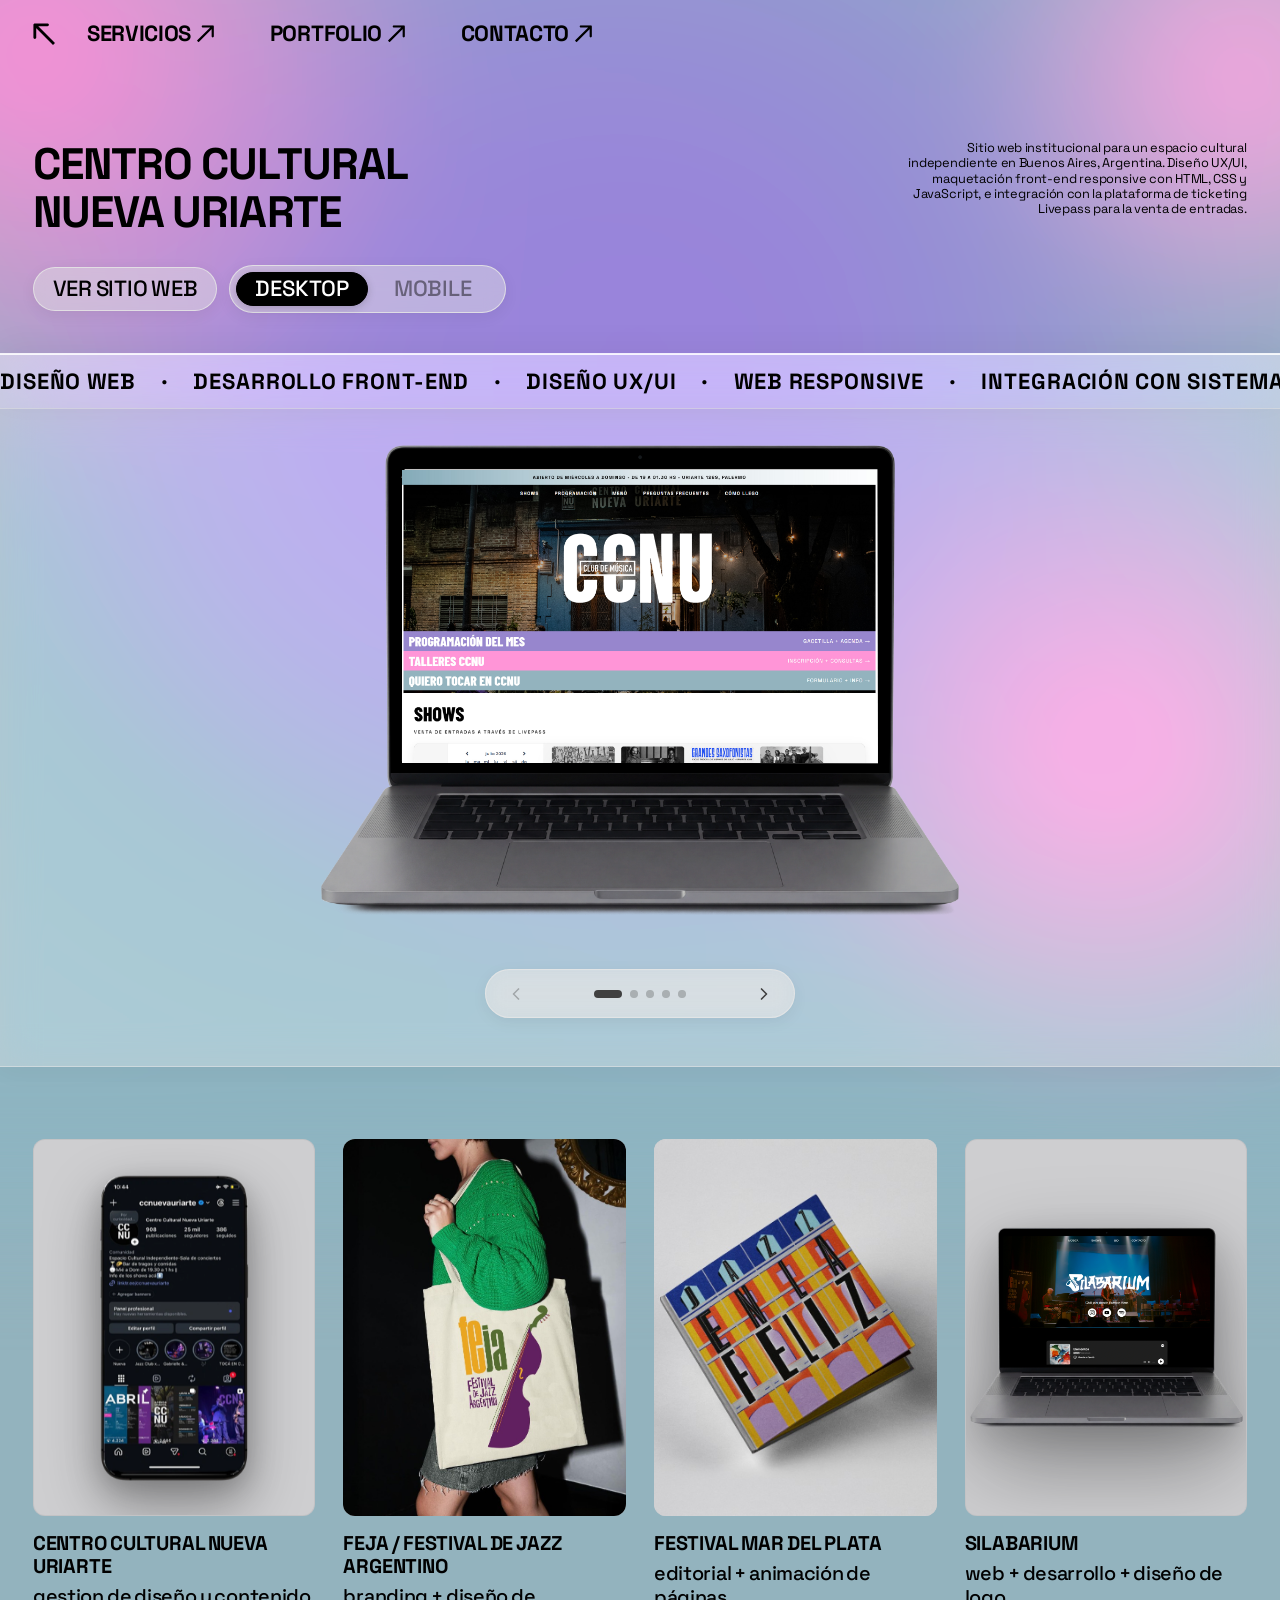
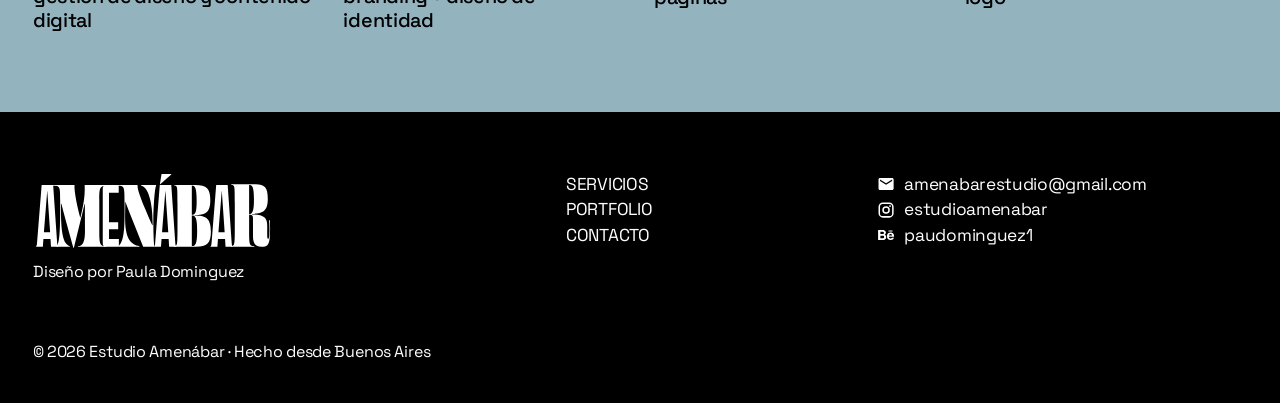
<file: proyectos/ccnu/index.html>
<!DOCTYPE html>
<html lang="es">
  <head>
    <meta charset="UTF-8" />
    <meta name="viewport" content="width=device-width, initial-scale=1.0" />
    <meta name="description" content="Centro Cultural Nueva Uriarte — web y desarrollo por Estudio Amenábar." />
    <title>Centro Cultural Nueva Uriarte — Web + desarrollo — Estudio Amenábar</title>
    <link rel="icon" href="../../assets/flavicon.svg?v=20260727favi" type="image/svg+xml" />
    <link rel="stylesheet" href="../../styles.css?v=20260731s" />
  </head>
  <body class="project-page project-page--ccnu">
    <div class="site-loader" role="status" aria-label="Cargando">
      <svg class="site-loader__credit" viewBox="0 0 400 400" aria-hidden="true" xmlns="http://www.w3.org/2000/svg">
        <defs>
          <path id="site-loader-credit-path" d="M0,200a200,200 0 1,0 400,0a200,200 0 1,0 -400,0" />
        </defs>
        <text class="hero__credit-text">
          <textPath href="#site-loader-credit-path" startOffset="0" textLength="1257" lengthAdjust="spacing">
            ESTUDIO AMENABAR · ESTUDIO AMENABAR · ESTUDIO AMENABAR · ESTUDIO AMENABAR · ESTUDIO AMENABAR ·
          </textPath>
        </text>
      </svg>
    </div>

    <header class="site-header site-header--project">
      <a
        class="project-page__back-link project-page__back-link--header"
        href="../../index.html#proyectos"
        aria-label="Volver al portfolio"
      >
        <svg
          class="icon-arrow"
          width="39"
          height="39"
          viewBox="0 0 39 39"
          fill="none"
          xmlns="http://www.w3.org/2000/svg"
          aria-hidden="true"
        >
          <path
            d="M35.7678 38.2678C37.1485 38.2678 38.2678 37.1485 38.2678 35.7678V13.2678C38.2678 11.8871 37.1485 10.7678 35.7678 10.7678C34.3871 10.7678 33.2678 11.8871 33.2678 13.2678V33.2678H13.2678C11.887 33.2678 10.7678 34.3871 10.7678 35.7678C10.7678 37.1485 11.887 38.2678 13.2678 38.2678H35.7678ZM1.76782 1.76777L0.000053813 3.53554L34.0001 37.5355L35.7678 35.7678L37.5356 34L3.53559 0L1.76782 1.76777Z"
            fill="currentColor"
          />
        </svg>
      </a>
      <button
        type="button"
        class="nav-toggle"
        aria-expanded="false"
        aria-controls="site-nav"
        aria-label="Abrir menú"
      >
        <span class="nav-toggle__bar" aria-hidden="true"></span>
        <span class="nav-toggle__bar" aria-hidden="true"></span>
        <span class="nav-toggle__bar" aria-hidden="true"></span>
      </button>
      <nav id="site-nav" class="site-nav" aria-label="Principal">
        <a
          href="../../index.html#servicios"
          class="section-heading section-heading--nav site-nav__link site-nav__link--servicios"
        >
          servicios
          <svg
            class="icon-arrow"
            width="39"
            height="39"
            viewBox="0 0 39 39"
            fill="none"
            xmlns="http://www.w3.org/2000/svg"
            aria-hidden="true"
          >
            <path
              d="M35.7678 38.2678C37.1485 38.2678 38.2678 37.1485 38.2678 35.7678V13.2678C38.2678 11.8871 37.1485 10.7678 35.7678 10.7678C34.3871 10.7678 33.2678 11.8871 33.2678 13.2678V33.2678H13.2678C11.887 33.2678 10.7678 34.3871 10.7678 35.7678C10.7678 37.1485 11.887 38.2678 13.2678 38.2678H35.7678ZM1.76782 1.76777L0.000053813 3.53554L34.0001 37.5355L35.7678 35.7678L37.5356 34L3.53559 0L1.76782 1.76777Z"
              fill="currentColor"
            />
          </svg>
        </a>
        <a
          class="section-heading section-heading--nav site-nav__link"
          href="../../index.html#proyectos"
        >
          PORTFOLIO
          <svg
            class="icon-arrow"
            width="39"
            height="39"
            viewBox="0 0 39 39"
            fill="none"
            xmlns="http://www.w3.org/2000/svg"
            aria-hidden="true"
          >
            <path
              d="M35.7678 38.2678C37.1485 38.2678 38.2678 37.1485 38.2678 35.7678V13.2678C38.2678 11.8871 37.1485 10.7678 35.7678 10.7678C34.3871 10.7678 33.2678 11.8871 33.2678 13.2678V33.2678H13.2678C11.887 33.2678 10.7678 34.3871 10.7678 35.7678C10.7678 37.1485 11.887 38.2678 13.2678 38.2678H35.7678ZM1.76782 1.76777L0.000053813 3.53554L34.0001 37.5355L35.7678 35.7678L37.5356 34L3.53559 0L1.76782 1.76777Z"
              fill="currentColor"
            />
          </svg>
        </a>
        <a
          class="section-heading section-heading--nav site-nav__link"
          href="../../index.html#contactanos"
        >
          contacto
          <svg
            class="icon-arrow"
            width="39"
            height="39"
            viewBox="0 0 39 39"
            fill="none"
            xmlns="http://www.w3.org/2000/svg"
            aria-hidden="true"
          >
            <path
              d="M35.7678 38.2678C37.1485 38.2678 38.2678 37.1485 38.2678 35.7678V13.2678C38.2678 11.8871 37.1485 10.7678 35.7678 10.7678C34.3871 10.7678 33.2678 11.8871 33.2678 13.2678V33.2678H13.2678C11.887 33.2678 10.7678 34.3871 10.7678 35.7678C10.7678 37.1485 11.887 38.2678 13.2678 38.2678H35.7678ZM1.76782 1.76777L0.000053813 3.53554L34.0001 37.5355L35.7678 35.7678L37.5356 34L3.53559 0L1.76782 1.76777Z"
              fill="currentColor"
            />
          </svg>
        </a>
      </nav>
    </header>

    <main>
      <section class="project-intro" aria-labelledby="proyecto-heading">
        <div class="project-intro__top">
          <div class="project-intro__copy">
            <h1 id="proyecto-heading" class="project-intro__title">
              CENTRO CULTURAL <span class="project-intro__title-keep">NUEVA URIARTE</span>
            </h1>
            <div class="project-view-toggle" role="group" aria-label="Vista del proyecto">
              <a
                class="project-intro__site-btn"
                href="https://ccnuevauriarte.com.ar/"
                target="_blank"
                rel="noreferrer"
              >
                ver sitio web
              </a>
              <div class="project-view-toggle__track" data-view="desktop">
                <span class="project-view-toggle__glider" aria-hidden="true"></span>
                <button type="button" class="project-view-toggle__btn is-active" data-view="desktop" aria-pressed="true">
                  desktop
                </button>
                <button type="button" class="project-view-toggle__btn" data-view="mobile" aria-pressed="false">
                  mobile
                </button>
              </div>
            </div>
          </div>
          <p class="project-intro__desc">
            Sitio web institucional para un espacio cultural independiente en Buenos Aires, Argentina. Diseño UX/UI, maquetación front-end responsive con HTML, CSS y JavaScript, e integración con la plataforma de ticketing Livepass para la venta de entradas.
          </p>
        </div>
        <div class="marquee project-intro__marquee" aria-label="Diseño web y desarrollo">
          <div class="marquee__track">
            <span>Diseño web</span>
            <span class="dot">·</span>
            <span>Desarrollo front-end</span>
            <span class="dot">·</span>
            <span>Diseño UX/UI</span>
            <span class="dot">·</span>
            <span>Web responsive</span>
            <span class="dot">·</span>
            <span>Integración con sistema de ticketing</span>
            <span class="dot">·</span>
            <span>JavaScript</span>
            <span class="dot">·</span>
            <span>Figma</span>
            <span class="dot">·</span>
            <span>HTML5</span>
            <span class="dot">·</span>
            <span>CSS3</span>
            <span class="dot">·</span>
            <span>Diseño web</span>
            <span class="dot">·</span>
            <span>Desarrollo front-end</span>
            <span class="dot">·</span>
            <span>Diseño UX/UI</span>
            <span class="dot">·</span>
            <span>Web responsive</span>
            <span class="dot">·</span>
            <span>Integración con sistema de ticketing</span>
            <span class="dot">·</span>
            <span>JavaScript</span>
            <span class="dot">·</span>
            <span>Figma</span>
            <span class="dot">·</span>
            <span>HTML5</span>
            <span class="dot">·</span>
            <span>CSS3</span>
            <span class="dot">·</span>
          </div>
        </div>
      </section>

      <section class="project-band project-band--single project-band--gallery-over" aria-label="Pieza del proyecto">
        <figure class="project-band__cell project-band__cell--media project-mac-scroll">
          <div class="project-mac-scroll__stage" data-mockup-stage data-view="desktop">
            <img
              class="project-mac-scroll__frame"
              data-mac-frame
              data-frame-desktop="../../assets/webccnumockupblanco.webp"
              data-frame-mobile="../../assets/iphonemockup.webp"
              src="../../assets/webccnumockupblanco.webp"
              alt="Mockup web de Centro Cultural Nueva Uriarte"
              decoding="async"
            />
            <div
              class="project-mac-scroll__screen"
              data-mac-screen
              tabindex="0"
              role="button"
              aria-label="Ampliar captura del sitio"
            >
              <img
                class="project-mac-scroll__preview"
                data-mac-preview
                src="../../assets/desktopccnuweb.jpg"
                alt=""
                width="4000"
                height="10276"
                decoding="async"
              />
            </div>
          </div>
        </figure>

        <div class="proyectos-carousel project-shots-carousel project-shots-carousel--player-only" data-proyectos-carousel data-flat-carousel aria-label="Capturas del sitio">
          <div class="proyectos-carousel__viewport visually-hidden" aria-hidden="true">
            <ul class="proyectos-carousel__track">
              <li class="proyectos-carousel__slide" data-index="0">
                <div class="proyectos-carousel__card">
                  <figure class="proyecto-card">
                    <div class="proyecto-card__media">
                      <button
                        class="project-page__zoom project-shots-carousel__zoom"
                        type="button"
                        data-lightbox-src="../../assets/desktopccnuweb.jpg"
                        data-src-desktop="../../assets/desktopccnuweb.jpg"
                        data-src-mobile="../../assets/ccnuiniciomobile.webp"
                        aria-label="Ampliar captura completa del sitio"
                      >
                        <img
                          class="proyecto-card__poster"
                          src="../../assets/desktopccnuweb.jpg"
                          alt="Captura completa del sitio de CCNU"
                          width="4000"
                          height="10276"
                          decoding="async"
                        />
                      </button>
                    </div>
                  </figure>
                </div>
              </li>
              <li class="proyectos-carousel__slide" data-index="1">
                <div class="proyectos-carousel__card">
                  <figure class="proyecto-card">
                    <div class="proyecto-card__media">
                      <button
                        class="project-page__zoom project-shots-carousel__zoom"
                        type="button"
                        data-lightbox-src="../../assets/dektoptalleresccnu.jpg"
                        data-src-desktop="../../assets/dektoptalleresccnu.jpg"
                        data-src-mobile="../../assets/ccnuensamblemobile.webp"
                        aria-label="Ampliar captura de talleres"
                      >
                        <img
                          class="proyecto-card__poster"
                          src="../../assets/dektoptalleresccnu.jpg"
                          alt="Captura de la página de talleres de CCNU"
                          width="3750"
                          height="3394"
                          decoding="async"
                        />
                      </button>
                    </div>
                  </figure>
                </div>
              </li>
              <li class="proyectos-carousel__slide" data-index="2">
                <div class="proyectos-carousel__card">
                  <figure class="proyecto-card">
                    <div class="proyecto-card__media">
                      <button
                        class="project-page__zoom project-shots-carousel__zoom"
                        type="button"
                        data-lightbox-src="../../assets/ccnu-programacion.webp"
                        data-src-desktop="../../assets/ccnu-programacion.webp"
                        data-src-mobile="../../assets/mensualccnuphone.png"
                        aria-label="Ampliar captura de programación"
                      >
                        <img
                          class="proyecto-card__poster"
                          src="../../assets/ccnu-programacion.webp"
                          alt="Captura de la página de programación de CCNU"
                          width="1024"
                          height="912"
                          decoding="async"
                        />
                      </button>
                    </div>
                  </figure>
                </div>
              </li>
              <li class="proyectos-carousel__slide" data-index="3">
                <div class="proyectos-carousel__card">
                  <figure class="proyecto-card">
                    <div class="proyecto-card__media">
                      <button
                        class="project-page__zoom project-shots-carousel__zoom"
                        type="button"
                        data-lightbox-src="../../assets/desktopmenuccnu.jpg"
                        data-src-desktop="../../assets/desktopmenuccnu.jpg"
                        data-src-mobile="../../assets/menuccnuphone.png"
                        aria-label="Ampliar captura de menú"
                      >
                        <img
                          class="proyecto-card__poster"
                          src="../../assets/desktopmenuccnu.jpg"
                          alt="Captura de la página de menú de CCNU"
                          width="3750"
                          height="6414"
                          decoding="async"
                        />
                      </button>
                    </div>
                  </figure>
                </div>
              </li>
              <li class="proyectos-carousel__slide" data-index="4">
                <div class="proyectos-carousel__card">
                  <figure class="proyecto-card">
                    <div class="proyecto-card__media">
                      <button
                        class="project-page__zoom project-shots-carousel__zoom"
                        type="button"
                        data-lightbox-src="../../assets/desktoptocarweb.jpg"
                        data-src-desktop="../../assets/desktoptocarweb.jpg"
                        data-src-mobile="../../assets/tocarccnuphone.png"
                        aria-label="Ampliar captura de Tocá en Uriarte"
                      >
                        <img
                          class="proyecto-card__poster"
                          src="../../assets/desktoptocarweb.jpg"
                          alt="Captura de la página Tocá en Uriarte de CCNU"
                          width="3750"
                          height="2651"
                          decoding="async"
                        />
                      </button>
                    </div>
                  </figure>
                </div>
              </li>
            </ul>
          </div>
          <div class="proyectos-carousel__controls">
            <button type="button" class="proyectos-carousel__btn" data-carousel-prev aria-label="Captura anterior">
              <svg width="20" height="20" viewBox="0 0 24 24" fill="none" aria-hidden="true">
                <path d="M15 18l-6-6 6-6" stroke="currentColor" stroke-width="2" stroke-linecap="round" stroke-linejoin="round" />
              </svg>
            </button>
            <div class="proyectos-carousel__dots" role="tablist" aria-label="Capturas">
              <button type="button" class="proyectos-carousel__dot is-active" data-slide="0" aria-label="Ir a la captura 1"></button>
              <button type="button" class="proyectos-carousel__dot" data-slide="1" aria-label="Ir a la captura 2"></button>
              <button type="button" class="proyectos-carousel__dot" data-slide="2" aria-label="Ir a la captura 3"></button>
              <button type="button" class="proyectos-carousel__dot" data-slide="3" aria-label="Ir a la captura 4"></button>
              <button type="button" class="proyectos-carousel__dot" data-slide="4" aria-label="Ir a la captura 5"></button>
            </div>
            <button type="button" class="proyectos-carousel__btn" data-carousel-next aria-label="Captura siguiente">
              <svg width="20" height="20" viewBox="0 0 24 24" fill="none" aria-hidden="true">
                <path d="M9 18l6-6-6-6" stroke="currentColor" stroke-width="2" stroke-linecap="round" stroke-linejoin="round" />
              </svg>
            </button>
          </div>
        </div>
      </section>

      <section class="project-related" aria-label="Otros proyectos">
        <ul class="project-related__grid">
          <li>
            <a class="proyecto-card-link" href="../ccnu-contenido/index.html">
              <figure class="proyecto-card">
                <div class="proyecto-card__media proyecto-card__media--contain">
                  <img
                    class="proyecto-card__poster"
                    src="../../assets/iphone-ccnu.webp"
                    alt="Centro Cultural Nueva Uriarte — contenido digital"
                    width="682"
                    height="1024"
                    decoding="async"
                  />
                </div>
                <figcaption class="proyecto-card__caption">
                  <span class="proyecto-card__title">Centro Cultural Nueva Uriarte</span>
                  <span class="proyecto-card__tag">gestion de diseño y contenido digital</span>
                </figcaption>
              </figure>
            </a>
          </li>
          <li>
            <a class="proyecto-card-link" href="../feja/index.html">
              <figure class="proyecto-card">
                <div class="proyecto-card__media">
                  <img
                    class="proyecto-card__poster"
                    src="../../assets/fejatote-card.png"
                    alt="FEJA — tote bag"
                    width="819"
                    height="1024"
                    decoding="async"
                  />
                </div>
                <figcaption class="proyecto-card__caption">
                  <span class="proyecto-card__title">FEJA / Festival de Jazz Argentino</span>
                  <span class="proyecto-card__tag">branding + diseño de identidad</span>
                </figcaption>
              </figure>
            </a>
          </li>
          <li>
            <a class="proyecto-card-link" href="../mardelplata/index.html">
              <figure class="proyecto-card">
                <div class="proyecto-card__media proyecto-card__media--mardel">
                  <img
                    class="proyecto-card__poster"
                    src="../../assets/tapamdq-card.png"
                    alt="Festival Mar del Plata — tapa Jazz en la Feliz"
                    width="1024"
                    height="853"
                    decoding="async"
                  />
                </div>
                <figcaption class="proyecto-card__caption">
                  <span class="proyecto-card__title">Festival Mar del Plata</span>
                  <span class="proyecto-card__tag">editorial + animación de páginas</span>
                </figcaption>
              </figure>
            </a>
          </li>
          <li>
            <a class="proyecto-card-link" href="../silabarium/index.html">
              <figure class="proyecto-card">
                <div class="proyecto-card__media proyecto-card__media--cover-mac">
                  <img
                    class="proyecto-card__poster"
                    src="../../assets/websilabariummockup.webp"
                    alt="Silabarium — mockup web"
                    decoding="async"
                  />
                </div>
                <figcaption class="proyecto-card__caption">
                  <span class="proyecto-card__title">silabarium</span>
                  <span class="proyecto-card__tag">web + desarrollo + diseño de logo</span>
                </figcaption>
              </figure>
            </a>
          </li>
        </ul>
      </section>
    </main>

    <dialog class="project-lightbox" data-project-lightbox aria-label="Vista ampliada">
      <button class="project-lightbox__close" type="button" data-lightbox-close aria-label="Cerrar vista ampliada">×</button>
      <button class="project-lightbox__nav project-lightbox__nav--prev" type="button" data-lightbox-prev aria-label="Imagen anterior">‹</button>
      <img class="project-lightbox__image" alt="" />
      <button class="project-lightbox__nav project-lightbox__nav--next" type="button" data-lightbox-next aria-label="Imagen siguiente">›</button>
    </dialog>

    <footer id="contactanos" class="global-footer">
      <div class="global-footer__grid">
        <div class="global-footer__brand">
          <img src="../../assets/logoamenabar.svg" alt="Estudio Amenábar — Diseño visual &amp; desarrollo web" />
          <p>Diseño por Paula Dominguez</p>
        </div>
        <nav class="global-footer__nav" aria-label="Navegación del pie">
          <a href="../../index.html#servicios">SERVICIOS</a>
          <a href="../../index.html#proyectos">PORTFOLIO</a>
          <a href="#contactanos">CONTACTO</a>
        </nav>
                <div class="global-footer__contact">
          <a class="global-footer__contact-link" href="mailto:amenabarestudio@gmail.com">
            <svg viewBox="0 0 24 24" aria-hidden="true" focusable="false">
              <path
                fill="currentColor"
                d="M20 4H4c-1.1 0-2 .9-2 2v12c0 1.1.9 2 2 2h16c1.1 0 2-.9 2-2V6c0-1.1-.9-2-2-2zm0 4-8 5-8-5V6l8 5 8-5v2z"
              />
            </svg>
            <span>amenabarestudio@gmail.com</span>
          </a>
          <a
            class="global-footer__contact-link"
            href="https://www.instagram.com/estudioamenabar/"
            target="_blank"
            rel="noreferrer"
          >
            <svg viewBox="0 0 24 24" aria-hidden="true" focusable="false">
              <path
                fill="currentColor"
                d="M7.8 2h8.4C19.4 2 22 4.6 22 7.8v8.4a5.8 5.8 0 0 1-5.8 5.8H7.8C4.6 22 2 19.4 2 16.2V7.8A5.8 5.8 0 0 1 7.8 2zm-.2 2A3.6 3.6 0 0 0 4 7.6v8.8A3.6 3.6 0 0 0 7.6 20h8.8a3.6 3.6 0 0 0 3.6-3.6V7.6A3.6 3.6 0 0 0 16.4 4H7.6zm9.65 1.5a1.25 1.25 0 1 1 0 2.5 1.25 1.25 0 0 1 0-2.5zM12 7a5 5 0 1 1 0 10 5 5 0 0 1 0-10zm0 2a3 3 0 1 0 0 6 3 3 0 0 0 0-6z"
              />
            </svg>
            <span>estudioamenabar</span>
          </a>
          <a
            class="global-footer__contact-link"
            href="https://www.behance.net/paudominguez1"
            target="_blank"
            rel="noreferrer"
          >
            <svg viewBox="0 0 512 512" aria-hidden="true" focusable="false">
              <path fill="currentColor" d="M424.2,328.96l54.1-.1c-1.91,11.29-6.83,21.05-14.06,29.42-11.37,14.91-26.21,25.35-44.41,30.67-39.78,11.63-82.82,4.38-112.92-24.93-27.53-26.81-29.38-80.4-19.11-117.05,4.8-17.13,13.83-30.56,26.98-42.35,17.81-15.97,41.09-23.12,65.21-23.05,28.92.08,55.99,7.33,75.6,28.82,23.4,27.67,26.21,56.07,25.34,91.5h-145.96c.91,19.66,7.43,35.4,24.85,44.35,9.02,4.6,18.94,5.67,29.18,4.98,14.88-.73,28.42-7.53,35.21-22.26ZM426.27,267.1c-.52-12.43-4.39-22.54-12.12-30.12-13.68-14.11-41.18-16.04-56.73-6.5-12.61,7.74-19.47,21.93-20.92,36.65l89.77-.02Z"/>
              <rect fill="currentColor" x="324.87" y="127.48" width="112.67" height="28.41"/>
              <path fill="currentColor" d="M217.4,245.43c27.62,10.87,41.47,32.03,42.94,61.52,1.12,22.65-5.59,42.97-20.35,60.2-10.85,12.67-25.52,20.99-42.05,24.88-11.4,1.63-22.19,3.88-34.05,3.89l-132.89.08V116s139.86.2,139.86.2c10.93.02,20.85,2.53,31.05,4.74,34.76,11.02,50.75,36.73,49.44,73.02-.82,22.65-12.09,41.91-33.95,51.47ZM190.55,176.41c-3.51-5.03-9.26-7.41-15.09-9.11-8.87-1.53-17.36-2.28-26.5-2.77h-53.44s0,61.97,0,61.97l60.42-.07c10.75-.27,20.7-2.16,29.65-7.84,12.13-8.42,13.02-30.61,4.95-42.19ZM197.96,290.98c-2.69-5.86-8.29-9.89-13.54-13.44-8.64-3.04-17.15-4.71-26.47-4.69l-62.44.12.04,74.16h63.41c9.92,0,19-2.08,27.69-6.38,15.23-10.76,18.39-34.37,11.31-49.77Z"/>
            </svg>
            <span>paudominguez1</span>
          </a>
        </div>
      </div>
      <p class="global-footer__copyright">
        © 2026 Estudio Amenábar · Hecho desde Buenos Aires
      </p>
    </footer>
    <script src="../../servicios.js?v=20260731s" defer></script>
    <script src="../../site-loader.js?v=20260731s" defer></script>
    <script src="../../proyectos-carousel.js?v=20260731s" defer></script>
    <script src="../../project-gallery.js?v=20260728a" defer></script>
    <script src="../../project-view-toggle.js?v=20260728a" defer></script>
  </body>
</html>
</file>
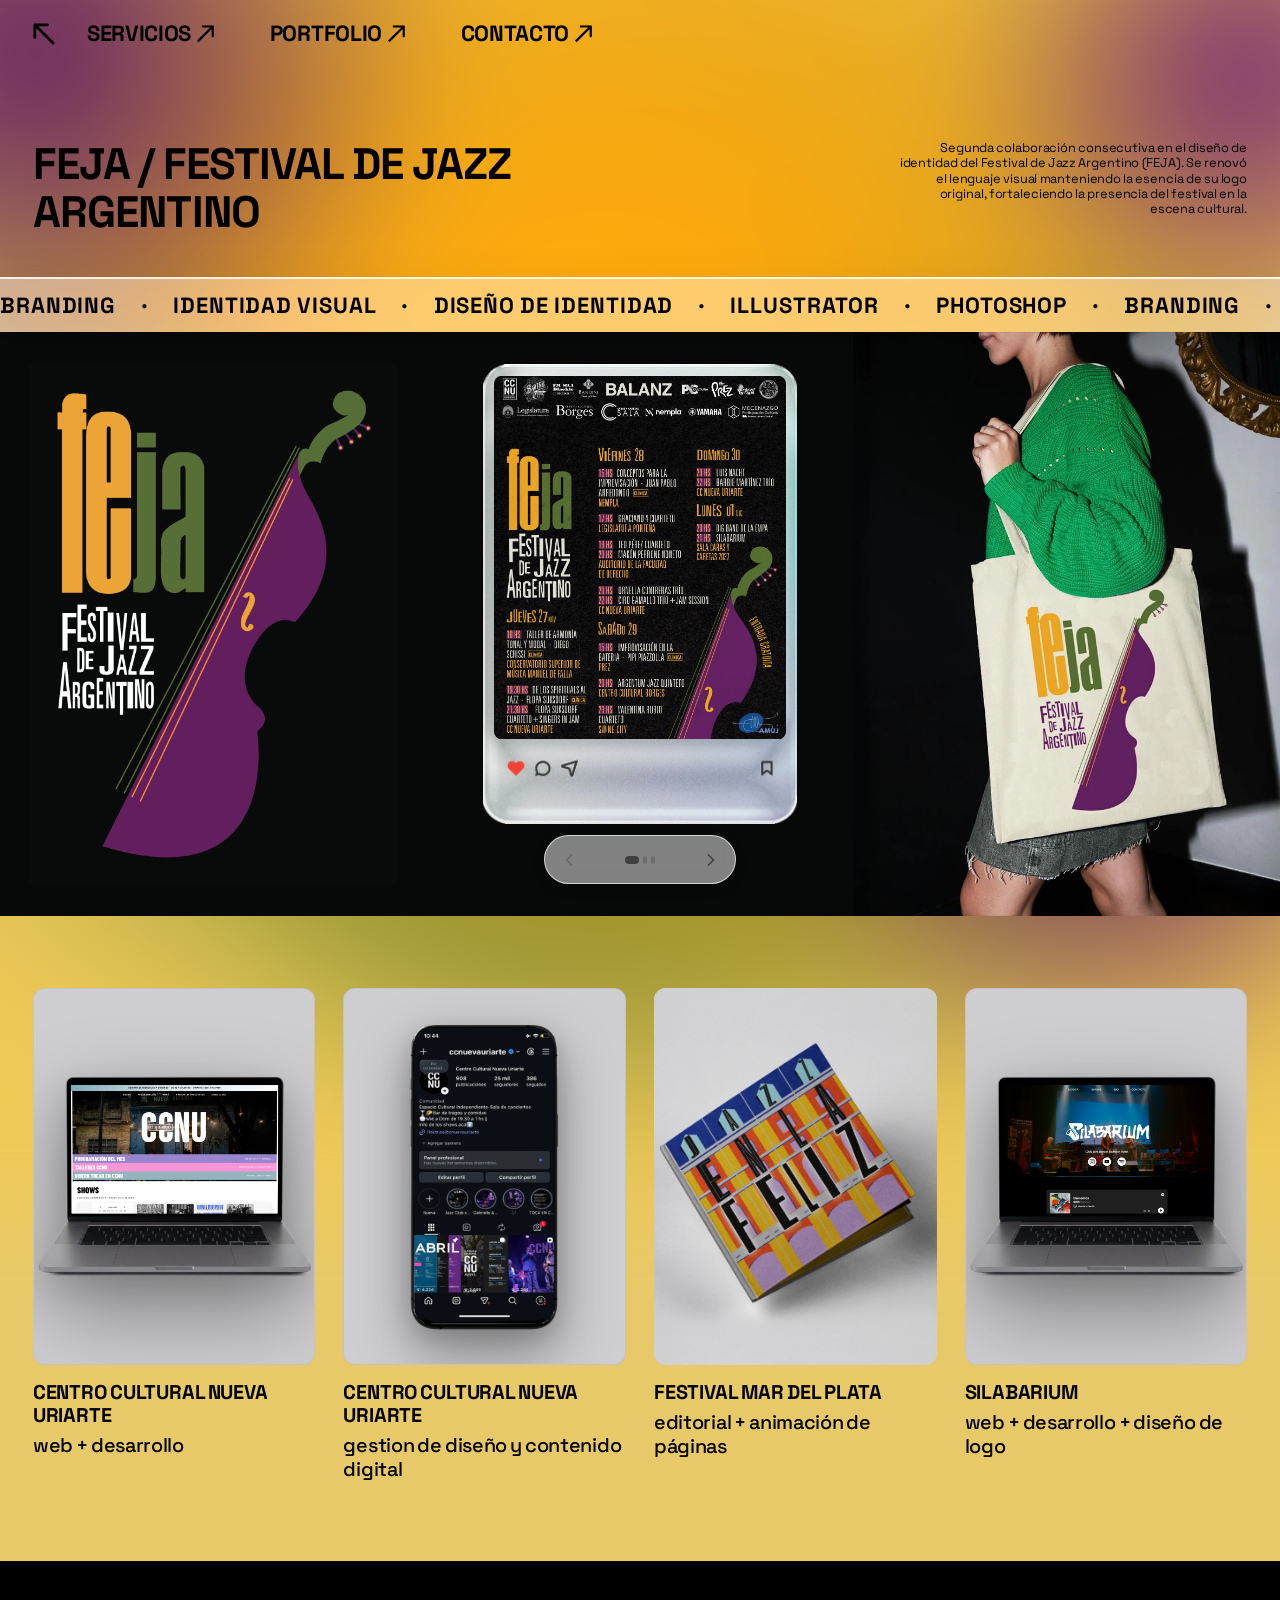
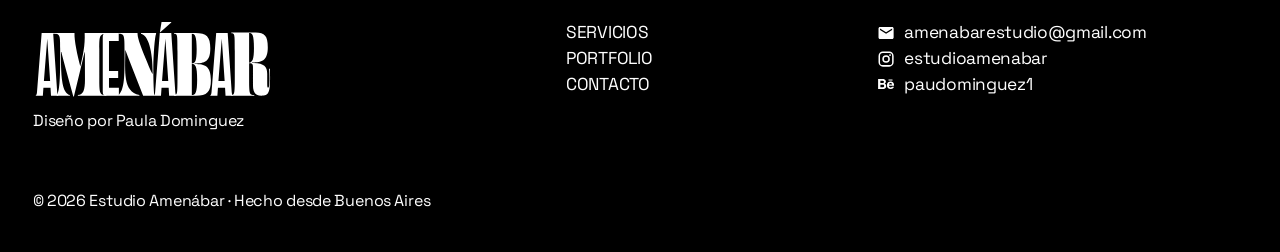
<file: proyectos/feja/index.html>
<!DOCTYPE html>
<html lang="es">
  <head>
    <meta charset="UTF-8" />
    <meta name="viewport" content="width=device-width, initial-scale=1.0" />
    <meta name="description" content="FEJA — Festival de Jazz Argentino. Branding e identidad visual por Estudio Amenábar." />
    <title>FEJA — Festival de Jazz Argentino — Estudio Amenábar</title>
    <link rel="icon" href="../../assets/flavicon.svg?v=20260727favi" type="image/svg+xml" />
    <link rel="stylesheet" href="../../styles.css?v=20260731s" />
  </head>
  <body class="project-page project-page--feja">
    <div class="site-loader" role="status" aria-label="Cargando">
      <svg class="site-loader__credit" viewBox="0 0 400 400" aria-hidden="true" xmlns="http://www.w3.org/2000/svg">
        <defs>
          <path id="site-loader-credit-path" d="M0,200a200,200 0 1,0 400,0a200,200 0 1,0 -400,0" />
        </defs>
        <text class="hero__credit-text">
          <textPath href="#site-loader-credit-path" startOffset="0" textLength="1257" lengthAdjust="spacing">
            ESTUDIO AMENABAR · ESTUDIO AMENABAR · ESTUDIO AMENABAR · ESTUDIO AMENABAR · ESTUDIO AMENABAR ·
          </textPath>
        </text>
      </svg>
    </div>

    <header class="site-header site-header--project">
      <a
        class="project-page__back-link project-page__back-link--header"
        href="../../index.html#proyectos"
        aria-label="Volver al portfolio"
      >
        <svg
          class="icon-arrow"
          width="39"
          height="39"
          viewBox="0 0 39 39"
          fill="none"
          xmlns="http://www.w3.org/2000/svg"
          aria-hidden="true"
        >
          <path
            d="M35.7678 38.2678C37.1485 38.2678 38.2678 37.1485 38.2678 35.7678V13.2678C38.2678 11.8871 37.1485 10.7678 35.7678 10.7678C34.3871 10.7678 33.2678 11.8871 33.2678 13.2678V33.2678H13.2678C11.887 33.2678 10.7678 34.3871 10.7678 35.7678C10.7678 37.1485 11.887 38.2678 13.2678 38.2678H35.7678ZM1.76782 1.76777L0.000053813 3.53554L34.0001 37.5355L35.7678 35.7678L37.5356 34L3.53559 0L1.76782 1.76777Z"
            fill="currentColor"
          />
        </svg>
      </a>
      <button
        type="button"
        class="nav-toggle"
        aria-expanded="false"
        aria-controls="site-nav"
        aria-label="Abrir menú"
      >
        <span class="nav-toggle__bar" aria-hidden="true"></span>
        <span class="nav-toggle__bar" aria-hidden="true"></span>
        <span class="nav-toggle__bar" aria-hidden="true"></span>
      </button>
      <nav id="site-nav" class="site-nav" aria-label="Principal">
        <a
          href="../../index.html#servicios"
          class="section-heading section-heading--nav site-nav__link site-nav__link--servicios"
        >
          servicios
          <svg
            class="icon-arrow"
            width="39"
            height="39"
            viewBox="0 0 39 39"
            fill="none"
            xmlns="http://www.w3.org/2000/svg"
            aria-hidden="true"
          >
            <path
              d="M35.7678 38.2678C37.1485 38.2678 38.2678 37.1485 38.2678 35.7678V13.2678C38.2678 11.8871 37.1485 10.7678 35.7678 10.7678C34.3871 10.7678 33.2678 11.8871 33.2678 13.2678V33.2678H13.2678C11.887 33.2678 10.7678 34.3871 10.7678 35.7678C10.7678 37.1485 11.887 38.2678 13.2678 38.2678H35.7678ZM1.76782 1.76777L0.000053813 3.53554L34.0001 37.5355L35.7678 35.7678L37.5356 34L3.53559 0L1.76782 1.76777Z"
              fill="currentColor"
            />
          </svg>
        </a>
        <a
          class="section-heading section-heading--nav site-nav__link"
          href="../../index.html#proyectos"
        >
          PORTFOLIO
          <svg
            class="icon-arrow"
            width="39"
            height="39"
            viewBox="0 0 39 39"
            fill="none"
            xmlns="http://www.w3.org/2000/svg"
            aria-hidden="true"
          >
            <path
              d="M35.7678 38.2678C37.1485 38.2678 38.2678 37.1485 38.2678 35.7678V13.2678C38.2678 11.8871 37.1485 10.7678 35.7678 10.7678C34.3871 10.7678 33.2678 11.8871 33.2678 13.2678V33.2678H13.2678C11.887 33.2678 10.7678 34.3871 10.7678 35.7678C10.7678 37.1485 11.887 38.2678 13.2678 38.2678H35.7678ZM1.76782 1.76777L0.000053813 3.53554L34.0001 37.5355L35.7678 35.7678L37.5356 34L3.53559 0L1.76782 1.76777Z"
              fill="currentColor"
            />
          </svg>
        </a>
        <a
          class="section-heading section-heading--nav site-nav__link"
          href="../../index.html#contactanos"
        >
          contacto
          <svg
            class="icon-arrow"
            width="39"
            height="39"
            viewBox="0 0 39 39"
            fill="none"
            xmlns="http://www.w3.org/2000/svg"
            aria-hidden="true"
          >
            <path
              d="M35.7678 38.2678C37.1485 38.2678 38.2678 37.1485 38.2678 35.7678V13.2678C38.2678 11.8871 37.1485 10.7678 35.7678 10.7678C34.3871 10.7678 33.2678 11.8871 33.2678 13.2678V33.2678H13.2678C11.887 33.2678 10.7678 34.3871 10.7678 35.7678C10.7678 37.1485 11.887 38.2678 13.2678 38.2678H35.7678ZM1.76782 1.76777L0.000053813 3.53554L34.0001 37.5355L35.7678 35.7678L37.5356 34L3.53559 0L1.76782 1.76777Z"
              fill="currentColor"
            />
          </svg>
        </a>
      </nav>
    </header>

    <main>
      <section class="project-intro" aria-labelledby="proyecto-heading">
        <div class="project-intro__top">
          <div class="project-intro__copy">
            <h1 id="proyecto-heading" class="project-intro__title">
              FEJA / FESTIVAL DE JAZZ ARGENTINO
            </h1>
          </div>
          <p class="project-intro__desc">
            Segunda colaboración consecutiva en el diseño de identidad del Festival de Jazz Argentino (FEJA). Se renovó el lenguaje visual manteniendo la esencia de su logo original, fortaleciendo la presencia del festival en la escena cultural.
          </p>
        </div>
        <div class="marquee project-intro__marquee" aria-label="Branding · Identidad visual · Diseño de identidad · Illustrator · Photoshop">
          <div class="marquee__track">
            <span>Branding</span>
            <span class="dot">·</span>
            <span>Identidad visual</span>
            <span class="dot">·</span>
            <span>Diseño de identidad</span>
            <span class="dot">·</span>
            <span>Illustrator</span>
            <span class="dot">·</span>
            <span>Photoshop</span>
            <span class="dot">·</span>
            <span>Branding</span>
            <span class="dot">·</span>
            <span>Identidad visual</span>
            <span class="dot">·</span>
            <span>Diseño de identidad</span>
            <span class="dot">·</span>
            <span>Illustrator</span>
            <span class="dot">·</span>
            <span>Photoshop</span>
            <span class="dot">·</span>
          </div>
        </div>
      </section>

      <section class="project-band" aria-label="Piezas del proyecto">
        <figure class="project-band__cell project-band__cell--feja-portada">
          <img
            src="../../assets/fejaportada.png"
            alt="Portada FEJA"
            width="596"
            height="842"
            decoding="async"
          />
        </figure>
        <div class="project-band__cell project-band__cell--feja-insta" data-carousel-scope>
          <div class="project-insta">
            <img
              class="project-insta__frame"
              src="../../assets/mockupinstagram.webp"
              alt="Mockup de Instagram del Festival FEJA"
              width="1375"
              height="2008"
              decoding="async"
            />
            <button
              class="project-insta__screen"
              type="button"
              data-lightbox-src="../../assets/LINEUP.jpg"
              aria-label="Ampliar pieza de Instagram"
            >
              <img
                data-duo-preview
                src="../../assets/LINEUP.jpg"
                alt="FEJA — lineup"
                decoding="async"
              />
            </button>
          </div>
          <div
            class="proyectos-carousel project-shots-carousel project-shots-carousel--player-only"
            data-proyectos-carousel
            data-flat-carousel
            aria-label="Piezas de Instagram FEJA"
          >
            <div class="proyectos-carousel__viewport visually-hidden" aria-hidden="true">
              <ul class="proyectos-carousel__track">
                <li class="proyectos-carousel__slide is-active" data-index="0">
                  <div class="proyectos-carousel__card">
                    <figure class="proyecto-card">
                      <div class="proyecto-card__media">
                        <button
                          class="project-page__zoom project-shots-carousel__zoom"
                          type="button"
                          data-lightbox-src="../../assets/LINEUP.jpg"
                          aria-label="Ampliar lineup FEJA"
                        >
                          <img class="proyecto-card__poster" src="../../assets/LINEUP.jpg" alt="" decoding="async" />
                        </button>
                      </div>
                    </figure>
                  </div>
                </li>
                <li class="proyectos-carousel__slide" data-index="1">
                  <div class="proyectos-carousel__card">
                    <figure class="proyecto-card">
                      <div class="proyecto-card__media">
                        <button
                          class="project-page__zoom project-shots-carousel__zoom"
                          type="button"
                          data-lightbox-src="../../assets/feja-portada-contrabajo.jpg"
                          aria-label="Ampliar portada FEJA"
                        >
                          <img class="proyecto-card__poster" src="../../assets/feja-portada-contrabajo.jpg" alt="" decoding="async" />
                        </button>
                      </div>
                    </figure>
                  </div>
                </li>
                <li class="proyectos-carousel__slide" data-index="2">
                  <div class="proyectos-carousel__card">
                    <figure class="proyecto-card">
                      <div class="proyecto-card__media">
                        <button
                          class="project-page__zoom project-shots-carousel__zoom"
                          type="button"
                          data-lightbox-src="../../assets/FEJA%20DOM30-%2020HS-%20CCNU.jpg"
                          aria-label="Ampliar flyer domingo 30"
                        >
                          <img class="proyecto-card__poster" src="../../assets/FEJA%20DOM30-%2020HS-%20CCNU.jpg" alt="" decoding="async" />
                        </button>
                      </div>
                    </figure>
                  </div>
                </li>
              </ul>
            </div>
            <div class="proyectos-carousel__controls">
              <button type="button" class="proyectos-carousel__btn" data-carousel-prev aria-label="Pieza anterior">
                <svg width="20" height="20" viewBox="0 0 24 24" fill="none" aria-hidden="true">
                  <path d="M15 18l-6-6 6-6" stroke="currentColor" stroke-width="2" stroke-linecap="round" stroke-linejoin="round" />
                </svg>
              </button>
              <div class="proyectos-carousel__dots" role="tablist" aria-label="Piezas">
                <button type="button" class="proyectos-carousel__dot is-active" data-slide="0" aria-label="Ir a la pieza 1"></button>
                <button type="button" class="proyectos-carousel__dot" data-slide="1" aria-label="Ir a la pieza 2"></button>
                <button type="button" class="proyectos-carousel__dot" data-slide="2" aria-label="Ir a la pieza 3"></button>
              </div>
              <button type="button" class="proyectos-carousel__btn" data-carousel-next aria-label="Pieza siguiente">
                <svg width="20" height="20" viewBox="0 0 24 24" fill="none" aria-hidden="true">
                  <path d="M9 18l6-6-6-6" stroke="currentColor" stroke-width="2" stroke-linecap="round" stroke-linejoin="round" />
                </svg>
              </button>
            </div>
          </div>
        </div>
        <figure class="project-band__cell project-band__cell--tote">
          <img
            src="../../assets/fejatote.webp"
            alt="Tote bag con la identidad FEJA"
            width="590"
            height="543"
            decoding="async"
          />
        </figure>
      </section>

      <section class="project-related" aria-label="Otros proyectos">
        <ul class="project-related__grid">
          <li>
            <a class="proyecto-card-link" href="../ccnu/index.html">
              <figure class="proyecto-card">
                <div class="proyecto-card__media proyecto-card__media--cover-mac">
                  <img
                    class="proyecto-card__poster"
                    src="../../assets/webccnumockup.webp"
                    alt="Centro Cultural Nueva Uriarte — mockup web"
                    width="713"
                    height="490"
                    decoding="async"
                  />
                </div>
                <figcaption class="proyecto-card__caption">
                  <span class="proyecto-card__title">Centro Cultural Nueva Uriarte</span>
                  <span class="proyecto-card__tag">web + desarrollo</span>
                </figcaption>
              </figure>
            </a>
          </li>
          <li>
            <a class="proyecto-card-link" href="../ccnu-contenido/index.html">
              <figure class="proyecto-card">
                <div class="proyecto-card__media proyecto-card__media--contain">
                  <img
                    class="proyecto-card__poster"
                    src="../../assets/iphone-ccnu.webp"
                    alt="Centro Cultural Nueva Uriarte — contenido digital"
                    width="682"
                    height="1024"
                    decoding="async"
                  />
                </div>
                <figcaption class="proyecto-card__caption">
                  <span class="proyecto-card__title">Centro Cultural Nueva Uriarte</span>
                  <span class="proyecto-card__tag">gestion de diseño y contenido digital</span>
                </figcaption>
              </figure>
            </a>
          </li>
          <li>
            <a class="proyecto-card-link" href="../mardelplata/index.html">
              <figure class="proyecto-card">
                <div class="proyecto-card__media proyecto-card__media--mardel">
                  <img
                    class="proyecto-card__poster"
                    src="../../assets/tapamdq-card.png"
                    alt="Festival Mar del Plata — tapa Jazz en la Feliz"
                    width="1024"
                    height="853"
                    decoding="async"
                  />
                </div>
                <figcaption class="proyecto-card__caption">
                  <span class="proyecto-card__title">Festival Mar del Plata</span>
                  <span class="proyecto-card__tag">editorial + animación de páginas</span>
                </figcaption>
              </figure>
            </a>
          </li>
          <li>
            <a class="proyecto-card-link" href="../silabarium/index.html">
              <figure class="proyecto-card">
                <div class="proyecto-card__media proyecto-card__media--cover-mac">
                  <img
                    class="proyecto-card__poster"
                    src="../../assets/websilabariummockup.webp"
                    alt="Silabarium — mockup web"
                    decoding="async"
                  />
                </div>
                <figcaption class="proyecto-card__caption">
                  <span class="proyecto-card__title">silabarium</span>
                  <span class="proyecto-card__tag">web + desarrollo + diseño de logo</span>
                </figcaption>
              </figure>
            </a>
          </li>
        </ul>
      </section>
    </main>

    <dialog class="project-lightbox" data-project-lightbox aria-label="Vista ampliada">
      <button class="project-lightbox__close" type="button" data-lightbox-close aria-label="Cerrar vista ampliada">×</button>
      <button class="project-lightbox__nav project-lightbox__nav--prev" type="button" data-lightbox-prev aria-label="Imagen anterior">‹</button>
      <img class="project-lightbox__image" alt="" />
      <button class="project-lightbox__nav project-lightbox__nav--next" type="button" data-lightbox-next aria-label="Imagen siguiente">›</button>
    </dialog>

    <footer id="contactanos" class="global-footer">
      <div class="global-footer__grid">
        <div class="global-footer__brand">
          <img src="../../assets/logoamenabar.svg" alt="Estudio Amenábar — Diseño visual &amp; desarrollo web" />
          <p>Diseño por Paula Dominguez</p>
        </div>
        <nav class="global-footer__nav" aria-label="Navegación del pie">
          <a href="../../index.html#servicios">SERVICIOS</a>
          <a href="../../index.html#proyectos">PORTFOLIO</a>
          <a href="#contactanos">CONTACTO</a>
        </nav>
                <div class="global-footer__contact">
          <a class="global-footer__contact-link" href="mailto:amenabarestudio@gmail.com">
            <svg viewBox="0 0 24 24" aria-hidden="true" focusable="false">
              <path
                fill="currentColor"
                d="M20 4H4c-1.1 0-2 .9-2 2v12c0 1.1.9 2 2 2h16c1.1 0 2-.9 2-2V6c0-1.1-.9-2-2-2zm0 4-8 5-8-5V6l8 5 8-5v2z"
              />
            </svg>
            <span>amenabarestudio@gmail.com</span>
          </a>
          <a
            class="global-footer__contact-link"
            href="https://www.instagram.com/estudioamenabar/"
            target="_blank"
            rel="noreferrer"
          >
            <svg viewBox="0 0 24 24" aria-hidden="true" focusable="false">
              <path
                fill="currentColor"
                d="M7.8 2h8.4C19.4 2 22 4.6 22 7.8v8.4a5.8 5.8 0 0 1-5.8 5.8H7.8C4.6 22 2 19.4 2 16.2V7.8A5.8 5.8 0 0 1 7.8 2zm-.2 2A3.6 3.6 0 0 0 4 7.6v8.8A3.6 3.6 0 0 0 7.6 20h8.8a3.6 3.6 0 0 0 3.6-3.6V7.6A3.6 3.6 0 0 0 16.4 4H7.6zm9.65 1.5a1.25 1.25 0 1 1 0 2.5 1.25 1.25 0 0 1 0-2.5zM12 7a5 5 0 1 1 0 10 5 5 0 0 1 0-10zm0 2a3 3 0 1 0 0 6 3 3 0 0 0 0-6z"
              />
            </svg>
            <span>estudioamenabar</span>
          </a>
          <a
            class="global-footer__contact-link"
            href="https://www.behance.net/paudominguez1"
            target="_blank"
            rel="noreferrer"
          >
            <svg viewBox="0 0 512 512" aria-hidden="true" focusable="false">
              <path fill="currentColor" d="M424.2,328.96l54.1-.1c-1.91,11.29-6.83,21.05-14.06,29.42-11.37,14.91-26.21,25.35-44.41,30.67-39.78,11.63-82.82,4.38-112.92-24.93-27.53-26.81-29.38-80.4-19.11-117.05,4.8-17.13,13.83-30.56,26.98-42.35,17.81-15.97,41.09-23.12,65.21-23.05,28.92.08,55.99,7.33,75.6,28.82,23.4,27.67,26.21,56.07,25.34,91.5h-145.96c.91,19.66,7.43,35.4,24.85,44.35,9.02,4.6,18.94,5.67,29.18,4.98,14.88-.73,28.42-7.53,35.21-22.26ZM426.27,267.1c-.52-12.43-4.39-22.54-12.12-30.12-13.68-14.11-41.18-16.04-56.73-6.5-12.61,7.74-19.47,21.93-20.92,36.65l89.77-.02Z"/>
              <rect fill="currentColor" x="324.87" y="127.48" width="112.67" height="28.41"/>
              <path fill="currentColor" d="M217.4,245.43c27.62,10.87,41.47,32.03,42.94,61.52,1.12,22.65-5.59,42.97-20.35,60.2-10.85,12.67-25.52,20.99-42.05,24.88-11.4,1.63-22.19,3.88-34.05,3.89l-132.89.08V116s139.86.2,139.86.2c10.93.02,20.85,2.53,31.05,4.74,34.76,11.02,50.75,36.73,49.44,73.02-.82,22.65-12.09,41.91-33.95,51.47ZM190.55,176.41c-3.51-5.03-9.26-7.41-15.09-9.11-8.87-1.53-17.36-2.28-26.5-2.77h-53.44s0,61.97,0,61.97l60.42-.07c10.75-.27,20.7-2.16,29.65-7.84,12.13-8.42,13.02-30.61,4.95-42.19ZM197.96,290.98c-2.69-5.86-8.29-9.89-13.54-13.44-8.64-3.04-17.15-4.71-26.47-4.69l-62.44.12.04,74.16h63.41c9.92,0,19-2.08,27.69-6.38,15.23-10.76,18.39-34.37,11.31-49.77Z"/>
            </svg>
            <span>paudominguez1</span>
          </a>
        </div>
      </div>
      <p class="global-footer__copyright">
        © 2026 Estudio Amenábar · Hecho desde Buenos Aires
      </p>
    </footer>
    <script src="../../servicios.js?v=20260731s" defer></script>
    <script src="../../proyectos-carousel.js?v=20260731s" defer></script>
    <script src="../../project-gallery.js?v=20260728a" defer></script>
    <script src="../../site-loader.js?v=20260731s" defer></script>
  </body>
</html>
</file>
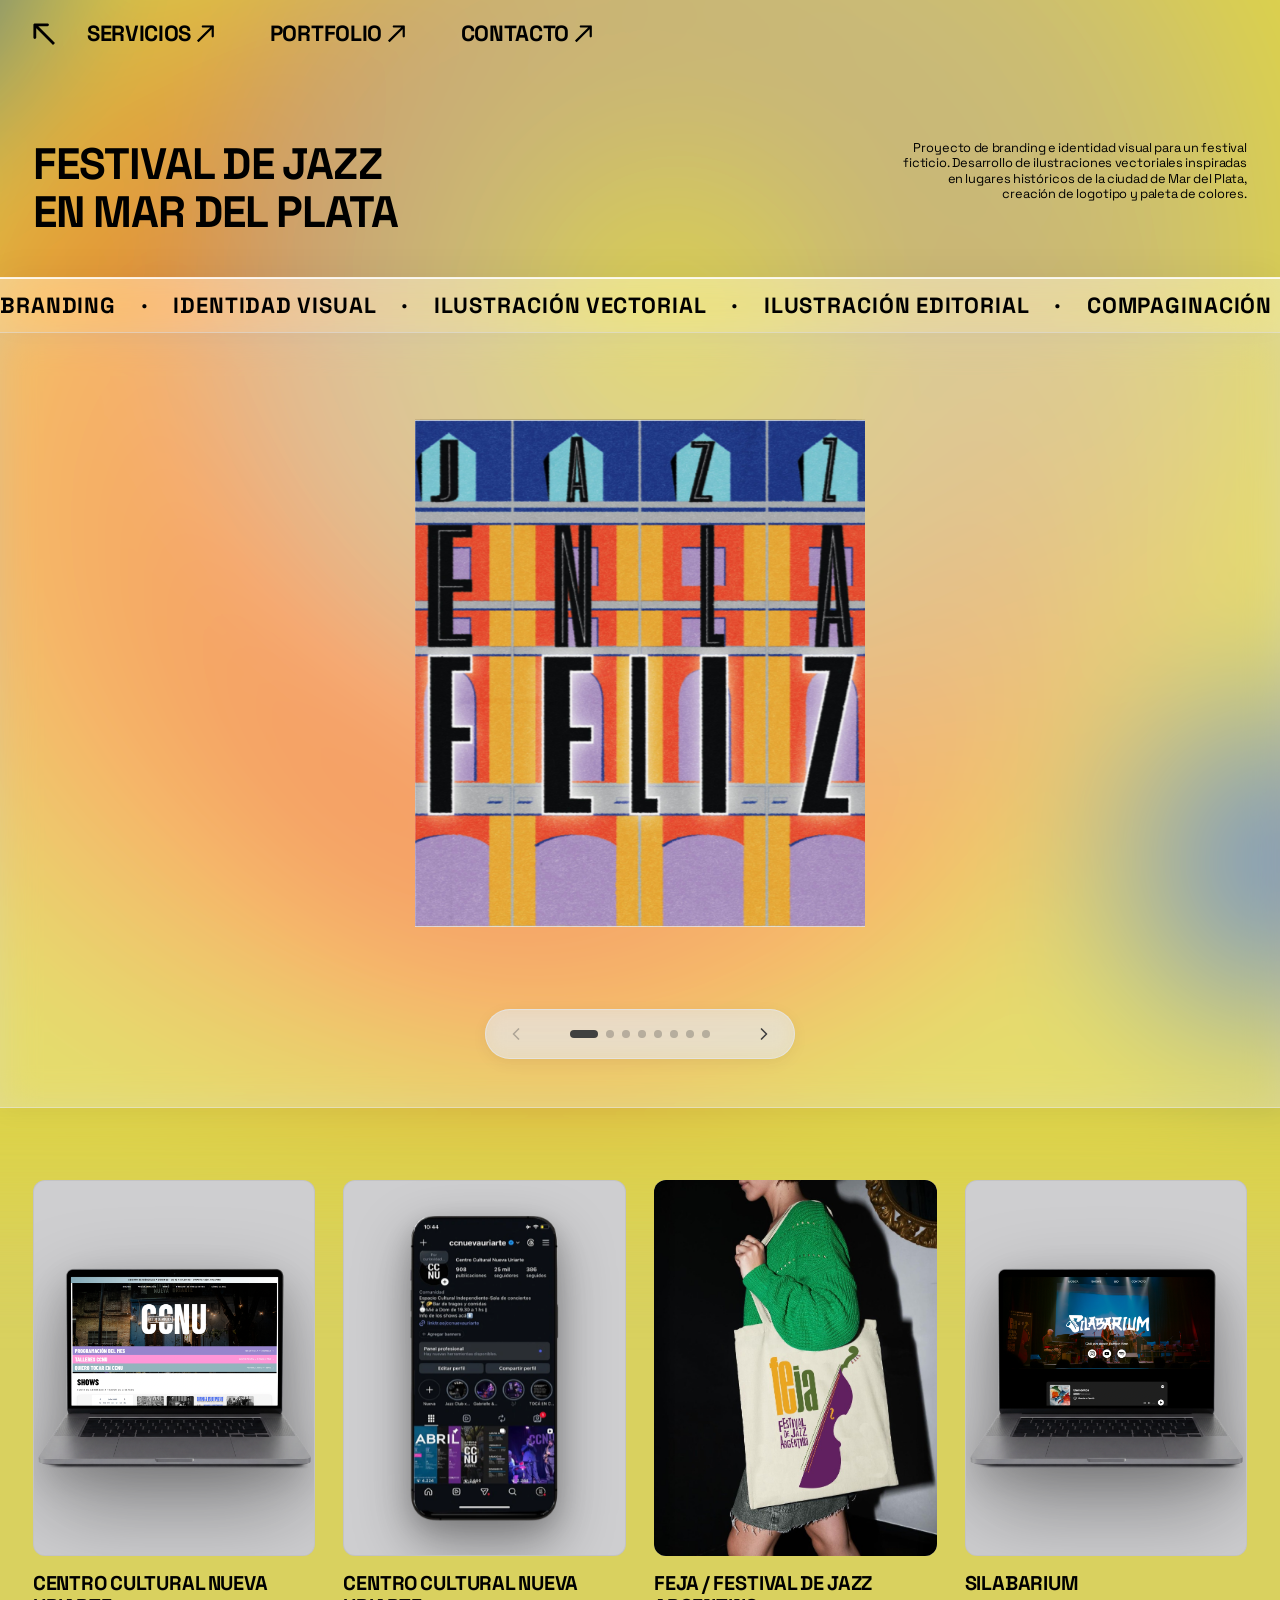
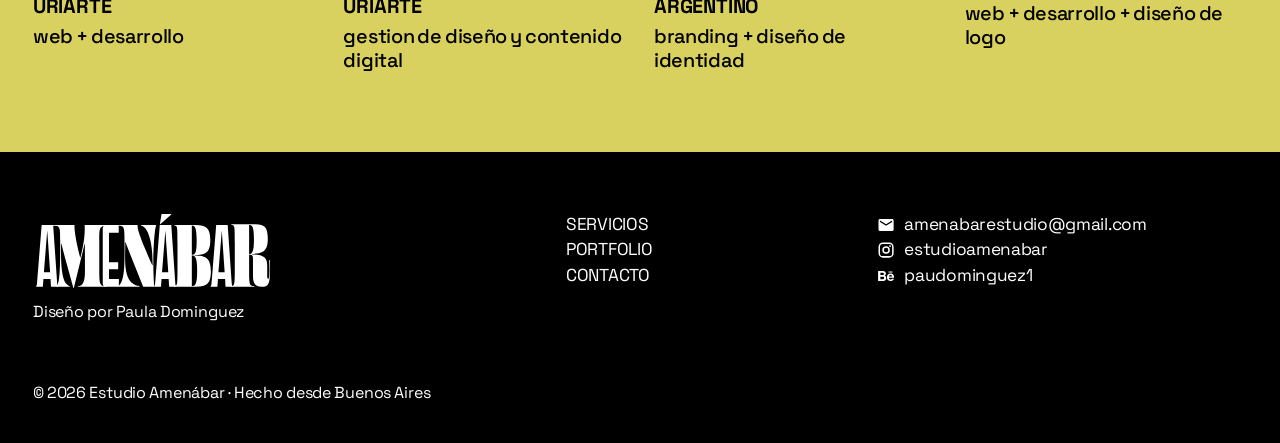
<file: proyectos/mardelplata/index.html>
<!DOCTYPE html>
<html lang="es">
  <head>
    <meta charset="UTF-8" />
    <meta name="viewport" content="width=device-width, initial-scale=1.0" />
    <meta name="description" content="Festival Mar del Plata — diseño editorial y animación de páginas por Estudio Amenábar." />
    <title>Festival Mar del Plata — Estudio Amenábar</title>
    <link rel="icon" href="../../assets/flavicon.svg?v=20260727favi" type="image/svg+xml" />
    <link rel="stylesheet" href="../../styles.css?v=20260731s" />
  </head>
  <body class="project-page project-page--mardelplata">
    <div class="site-loader" role="status" aria-label="Cargando">
      <svg class="site-loader__credit" viewBox="0 0 400 400" aria-hidden="true" xmlns="http://www.w3.org/2000/svg">
        <defs>
          <path id="site-loader-credit-path" d="M0,200a200,200 0 1,0 400,0a200,200 0 1,0 -400,0" />
        </defs>
        <text class="hero__credit-text">
          <textPath href="#site-loader-credit-path" startOffset="0" textLength="1257" lengthAdjust="spacing">
            ESTUDIO AMENABAR · ESTUDIO AMENABAR · ESTUDIO AMENABAR · ESTUDIO AMENABAR · ESTUDIO AMENABAR ·
          </textPath>
        </text>
      </svg>
    </div>

    <header class="site-header site-header--project">
      <a
        class="project-page__back-link project-page__back-link--header"
        href="../../index.html#proyectos"
        aria-label="Volver al portfolio"
      >
        <svg
          class="icon-arrow"
          width="39"
          height="39"
          viewBox="0 0 39 39"
          fill="none"
          xmlns="http://www.w3.org/2000/svg"
          aria-hidden="true"
        >
          <path
            d="M35.7678 38.2678C37.1485 38.2678 38.2678 37.1485 38.2678 35.7678V13.2678C38.2678 11.8871 37.1485 10.7678 35.7678 10.7678C34.3871 10.7678 33.2678 11.8871 33.2678 13.2678V33.2678H13.2678C11.887 33.2678 10.7678 34.3871 10.7678 35.7678C10.7678 37.1485 11.887 38.2678 13.2678 38.2678H35.7678ZM1.76782 1.76777L0.000053813 3.53554L34.0001 37.5355L35.7678 35.7678L37.5356 34L3.53559 0L1.76782 1.76777Z"
            fill="currentColor"
          />
        </svg>
      </a>
      <button
        type="button"
        class="nav-toggle"
        aria-expanded="false"
        aria-controls="site-nav"
        aria-label="Abrir menú"
      >
        <span class="nav-toggle__bar" aria-hidden="true"></span>
        <span class="nav-toggle__bar" aria-hidden="true"></span>
        <span class="nav-toggle__bar" aria-hidden="true"></span>
      </button>
      <nav id="site-nav" class="site-nav" aria-label="Principal">
        <a
          href="../../index.html#servicios"
          class="section-heading section-heading--nav site-nav__link site-nav__link--servicios"
        >
          servicios
          <svg
            class="icon-arrow"
            width="39"
            height="39"
            viewBox="0 0 39 39"
            fill="none"
            xmlns="http://www.w3.org/2000/svg"
            aria-hidden="true"
          >
            <path
              d="M35.7678 38.2678C37.1485 38.2678 38.2678 37.1485 38.2678 35.7678V13.2678C38.2678 11.8871 37.1485 10.7678 35.7678 10.7678C34.3871 10.7678 33.2678 11.8871 33.2678 13.2678V33.2678H13.2678C11.887 33.2678 10.7678 34.3871 10.7678 35.7678C10.7678 37.1485 11.887 38.2678 13.2678 38.2678H35.7678ZM1.76782 1.76777L0.000053813 3.53554L34.0001 37.5355L35.7678 35.7678L37.5356 34L3.53559 0L1.76782 1.76777Z"
              fill="currentColor"
            />
          </svg>
        </a>
        <a
          class="section-heading section-heading--nav site-nav__link"
          href="../../index.html#proyectos"
        >
          PORTFOLIO
          <svg
            class="icon-arrow"
            width="39"
            height="39"
            viewBox="0 0 39 39"
            fill="none"
            xmlns="http://www.w3.org/2000/svg"
            aria-hidden="true"
          >
            <path
              d="M35.7678 38.2678C37.1485 38.2678 38.2678 37.1485 38.2678 35.7678V13.2678C38.2678 11.8871 37.1485 10.7678 35.7678 10.7678C34.3871 10.7678 33.2678 11.8871 33.2678 13.2678V33.2678H13.2678C11.887 33.2678 10.7678 34.3871 10.7678 35.7678C10.7678 37.1485 11.887 38.2678 13.2678 38.2678H35.7678ZM1.76782 1.76777L0.000053813 3.53554L34.0001 37.5355L35.7678 35.7678L37.5356 34L3.53559 0L1.76782 1.76777Z"
              fill="currentColor"
            />
          </svg>
        </a>
        <a
          class="section-heading section-heading--nav site-nav__link"
          href="../../index.html#contactanos"
        >
          contacto
          <svg
            class="icon-arrow"
            width="39"
            height="39"
            viewBox="0 0 39 39"
            fill="none"
            xmlns="http://www.w3.org/2000/svg"
            aria-hidden="true"
          >
            <path
              d="M35.7678 38.2678C37.1485 38.2678 38.2678 37.1485 38.2678 35.7678V13.2678C38.2678 11.8871 37.1485 10.7678 35.7678 10.7678C34.3871 10.7678 33.2678 11.8871 33.2678 13.2678V33.2678H13.2678C11.887 33.2678 10.7678 34.3871 10.7678 35.7678C10.7678 37.1485 11.887 38.2678 13.2678 38.2678H35.7678ZM1.76782 1.76777L0.000053813 3.53554L34.0001 37.5355L35.7678 35.7678L37.5356 34L3.53559 0L1.76782 1.76777Z"
              fill="currentColor"
            />
          </svg>
        </a>
      </nav>
    </header>

    <main>
      <section class="project-intro" aria-labelledby="proyecto-heading">
        <div class="project-intro__top">
          <div class="project-intro__copy">
            <h1 id="proyecto-heading" class="project-intro__title">
              FESTIVAL DE JAZZ<br />
              EN MAR DEL PLATA
            </h1>
          </div>
          <p class="project-intro__desc">
            Proyecto de branding e identidad visual para un festival ficticio. Desarrollo de ilustraciones vectoriales inspiradas en lugares históricos de la ciudad de Mar del Plata, creación de logotipo y paleta de colores.
          </p>
        </div>
        <div class="marquee project-intro__marquee" aria-label="Branding · Identidad visual · Ilustración vectorial · Ilustración editorial · Compaginación de páginas · Diseño de logotipo · Illustrator · Photoshop">
          <div class="marquee__track">
            <span>Branding</span>
            <span class="dot">·</span>
            <span>Identidad visual</span>
            <span class="dot">·</span>
            <span>Ilustración vectorial</span>
            <span class="dot">·</span>
            <span>Ilustración editorial</span>
            <span class="dot">·</span>
            <span>Compaginación</span>
            <span class="dot">·</span>
            <span>Diseño de logotipo</span>
            <span class="dot">·</span>
            <span>Illustrator</span>
            <span class="dot">·</span>
            <span>Photoshop</span>
            <span class="dot">·</span>
            <span>Branding</span>
            <span class="dot">·</span>
            <span>Identidad visual</span>
            <span class="dot">·</span>
            <span>Ilustración vectorial</span>
            <span class="dot">·</span>
            <span>Ilustración editorial</span>
            <span class="dot">·</span>
            <span>Compaginación</span>
            <span class="dot">·</span>
            <span>Diseño de logotipo</span>
            <span class="dot">·</span>
            <span>Illustrator</span>
            <span class="dot">·</span>
            <span>Photoshop</span>
            <span class="dot">·</span>
          </div>
        </div>
      </section>

      <section class="project-band project-band--book-only project-band--book-player" aria-label="Libro del proyecto">
        <figure
          class="project-band__cell project-band__cell--book"
          aria-label="Libro del Festival Mar del Plata"
        >
          <div class="project-band__book-stage">
            <div class="mardel-pages mardel-pages--controlled is-cover-only" data-mardel-book>
              <div class="mardel-pages__page mardel-pages__page--flip mardel-pages__page--1">
                <div class="mardel-pages__inner">
                  <div class="mardel-pages__face mardel-pages__face--front">
                    <button class="mardel-pages__zoom" type="button" data-lightbox-src="../../assets/tapalibromdq.jpg" aria-label="Ampliar tapa">
                      <img src="../../assets/tapalibromdq.jpg" alt="Tapa del libro" decoding="async" />
                    </button>
                  </div>
                  <div class="mardel-pages__face mardel-pages__face--back">
                    <button class="mardel-pages__zoom" type="button" data-lightbox-src="../../assets/PIEZA%20FINAL-2.jpg" aria-label="Ampliar doble página índice">
                      <img src="../../assets/INDICE1.jpg" alt="Índice — página izquierda" decoding="async" />
                    </button>
                  </div>
                </div>
              </div>
              <div class="mardel-pages__page mardel-pages__page--flip mardel-pages__page--2">
                <div class="mardel-pages__inner">
                  <div class="mardel-pages__face mardel-pages__face--front">
                    <button class="mardel-pages__zoom" type="button" data-lightbox-src="../../assets/PIEZA%20FINAL-2.jpg" aria-label="Ampliar doble página índice">
                      <img src="../../assets/INDICE2.jpg" alt="Índice — página derecha" decoding="async" />
                    </button>
                  </div>
                  <div class="mardel-pages__face mardel-pages__face--back">
                    <button class="mardel-pages__zoom" type="button" data-lightbox-src="../../assets/PIEZA%20FINAL-3.jpg" aria-label="Ampliar doble página Torreón">
                      <img src="../../assets/TORREON1.jpg" alt="Torreón — página izquierda" decoding="async" />
                    </button>
                  </div>
                </div>
              </div>
              <div class="mardel-pages__page mardel-pages__page--flip mardel-pages__page--3">
                <div class="mardel-pages__inner">
                  <div class="mardel-pages__face mardel-pages__face--front">
                    <button class="mardel-pages__zoom" type="button" data-lightbox-src="../../assets/PIEZA%20FINAL-3.jpg" aria-label="Ampliar doble página Torreón">
                      <img src="../../assets/TORREON2.jpg" alt="Torreón — página derecha" decoding="async" />
                    </button>
                  </div>
                  <div class="mardel-pages__face mardel-pages__face--back">
                    <button class="mardel-pages__zoom" type="button" data-lightbox-src="../../assets/PIEZA%20FINAL-4.jpg" aria-label="Ampliar doble página Varese">
                      <img src="../../assets/VARESE1.jpg" alt="Varese — página izquierda" decoding="async" />
                    </button>
                  </div>
                </div>
              </div>
              <div class="mardel-pages__page mardel-pages__page--flip mardel-pages__page--4">
                <div class="mardel-pages__inner">
                  <div class="mardel-pages__face mardel-pages__face--front">
                    <button class="mardel-pages__zoom" type="button" data-lightbox-src="../../assets/PIEZA%20FINAL-4.jpg" aria-label="Ampliar doble página Varese">
                      <img src="../../assets/VARESE2.jpg" alt="Varese — página derecha" decoding="async" />
                    </button>
                  </div>
                  <div class="mardel-pages__face mardel-pages__face--back">
                    <button class="mardel-pages__zoom" type="button" data-lightbox-src="../../assets/PIEZA%20FINAL-5.webp" aria-label="Ampliar doble página Ocampo">
                      <img src="../../assets/OCAMPO1.jpg" alt="Ocampo — página izquierda" decoding="async" />
                    </button>
                  </div>
                </div>
              </div>
              <div class="mardel-pages__page mardel-pages__page--flip mardel-pages__page--5">
                <div class="mardel-pages__inner">
                  <div class="mardel-pages__face mardel-pages__face--front">
                    <button class="mardel-pages__zoom" type="button" data-lightbox-src="../../assets/PIEZA%20FINAL-5.webp" aria-label="Ampliar doble página Ocampo">
                      <img src="../../assets/OCAMPO2.jpg" alt="Ocampo — página derecha" decoding="async" />
                    </button>
                  </div>
                  <div class="mardel-pages__face mardel-pages__face--back">
                    <button class="mardel-pages__zoom" type="button" data-lightbox-src="../../assets/PIEZA%20FINAL-6.webp" aria-label="Ampliar doble página Muelle">
                      <img src="../../assets/MUELLE1.jpg" alt="Muelle — página izquierda" decoding="async" />
                    </button>
                  </div>
                </div>
              </div>
              <div class="mardel-pages__page mardel-pages__page--flip mardel-pages__page--6">
                <div class="mardel-pages__inner">
                  <div class="mardel-pages__face mardel-pages__face--front">
                    <button class="mardel-pages__zoom" type="button" data-lightbox-src="../../assets/PIEZA%20FINAL-6.webp" aria-label="Ampliar doble página Muelle">
                      <img src="../../assets/MUELLE2.jpg" alt="Muelle — página derecha" decoding="async" />
                    </button>
                  </div>
                  <div class="mardel-pages__face mardel-pages__face--back">
                    <button class="mardel-pages__zoom" type="button" data-lightbox-src="../../assets/PIEZA%20FINAL-7.jpg" aria-label="Ampliar doble página Motivo">
                      <img src="../../assets/MOTIVO1.jpg" alt="Motivo — página izquierda" decoding="async" />
                    </button>
                  </div>
                </div>
              </div>
              <div class="mardel-pages__page mardel-pages__page--flip mardel-pages__page--7">
                <div class="mardel-pages__inner">
                  <div class="mardel-pages__face mardel-pages__face--front">
                    <button class="mardel-pages__zoom" type="button" data-lightbox-src="../../assets/PIEZA%20FINAL-7.jpg" aria-label="Ampliar doble página Motivo">
                      <img src="../../assets/MOTIVO2.jpg" alt="Motivo — página derecha" decoding="async" />
                    </button>
                  </div>
                  <div class="mardel-pages__face mardel-pages__face--back">
                    <button class="mardel-pages__zoom" type="button" data-lightbox-src="../../assets/contratapalibromdq.jpg" aria-label="Ampliar contratapa">
                      <img src="../../assets/contratapalibromdq.jpg" alt="Contratapa del libro" decoding="async" />
                    </button>
                  </div>
                </div>
              </div>
            </div>
          </div>
        </figure>

        <div
          class="proyectos-carousel project-shots-carousel project-shots-carousel--player-only"
          data-proyectos-carousel
          data-flat-carousel
          data-mardel-player
          aria-label="Páginas del libro"
        >
          <div class="proyectos-carousel__viewport visually-hidden" aria-hidden="true">
            <ul class="proyectos-carousel__track">
              <li class="proyectos-carousel__slide is-active" data-index="0"><div class="proyectos-carousel__card"></div></li>
              <li class="proyectos-carousel__slide" data-index="1"><div class="proyectos-carousel__card"></div></li>
              <li class="proyectos-carousel__slide" data-index="2"><div class="proyectos-carousel__card"></div></li>
              <li class="proyectos-carousel__slide" data-index="3"><div class="proyectos-carousel__card"></div></li>
              <li class="proyectos-carousel__slide" data-index="4"><div class="proyectos-carousel__card"></div></li>
              <li class="proyectos-carousel__slide" data-index="5"><div class="proyectos-carousel__card"></div></li>
              <li class="proyectos-carousel__slide" data-index="6"><div class="proyectos-carousel__card"></div></li>
              <li class="proyectos-carousel__slide" data-index="7"><div class="proyectos-carousel__card"></div></li>
            </ul>
          </div>
          <div class="proyectos-carousel__controls">
            <button type="button" class="proyectos-carousel__btn" data-carousel-prev aria-label="Página anterior">
              <svg width="20" height="20" viewBox="0 0 24 24" fill="none" aria-hidden="true">
                <path d="M15 18l-6-6 6-6" stroke="currentColor" stroke-width="2" stroke-linecap="round" stroke-linejoin="round" />
              </svg>
            </button>
            <div class="proyectos-carousel__dots" role="tablist" aria-label="Páginas del libro">
              <button type="button" class="proyectos-carousel__dot is-active" data-slide="0" aria-label="Ir a la tapa"></button>
              <button type="button" class="proyectos-carousel__dot" data-slide="1" aria-label="Ir a la página 2"></button>
              <button type="button" class="proyectos-carousel__dot" data-slide="2" aria-label="Ir a la página 3"></button>
              <button type="button" class="proyectos-carousel__dot" data-slide="3" aria-label="Ir a la página 4"></button>
              <button type="button" class="proyectos-carousel__dot" data-slide="4" aria-label="Ir a la página 5"></button>
              <button type="button" class="proyectos-carousel__dot" data-slide="5" aria-label="Ir a la página 6"></button>
              <button type="button" class="proyectos-carousel__dot" data-slide="6" aria-label="Ir a la página 7"></button>
              <button type="button" class="proyectos-carousel__dot" data-slide="7" aria-label="Ir a la contratapa"></button>
            </div>
            <button type="button" class="proyectos-carousel__btn" data-carousel-next aria-label="Página siguiente">
              <svg width="20" height="20" viewBox="0 0 24 24" fill="none" aria-hidden="true">
                <path d="M9 18l6-6-6-6" stroke="currentColor" stroke-width="2" stroke-linecap="round" stroke-linejoin="round" />
              </svg>
            </button>
          </div>
        </div>
      </section>

      <section class="project-related" aria-label="Otros proyectos">
        <ul class="project-related__grid">
          <li>
            <a class="proyecto-card-link" href="../ccnu/index.html">
              <figure class="proyecto-card">
                <div class="proyecto-card__media proyecto-card__media--cover-mac">
                  <img
                    class="proyecto-card__poster"
                    src="../../assets/webccnumockup.webp"
                    alt="Centro Cultural Nueva Uriarte — mockup web"
                    width="713"
                    height="490"
                    decoding="async"
                  />
                </div>
                <figcaption class="proyecto-card__caption">
                  <span class="proyecto-card__title">Centro Cultural Nueva Uriarte</span>
                  <span class="proyecto-card__tag">web + desarrollo</span>
                </figcaption>
              </figure>
            </a>
          </li>
          <li>
            <a class="proyecto-card-link" href="../ccnu-contenido/index.html">
              <figure class="proyecto-card">
                <div class="proyecto-card__media proyecto-card__media--contain">
                  <img
                    class="proyecto-card__poster"
                    src="../../assets/iphone-ccnu.webp"
                    alt="Centro Cultural Nueva Uriarte — contenido digital"
                    width="682"
                    height="1024"
                    decoding="async"
                  />
                </div>
                <figcaption class="proyecto-card__caption">
                  <span class="proyecto-card__title">Centro Cultural Nueva Uriarte</span>
                  <span class="proyecto-card__tag">gestion de diseño y contenido digital</span>
                </figcaption>
              </figure>
            </a>
          </li>
          <li>
            <a class="proyecto-card-link" href="../feja/index.html">
              <figure class="proyecto-card">
                <div class="proyecto-card__media">
                  <img
                    class="proyecto-card__poster"
                    src="../../assets/fejatote-card.png"
                    alt="FEJA — tote bag"
                    width="819"
                    height="1024"
                    decoding="async"
                  />
                </div>
                <figcaption class="proyecto-card__caption">
                  <span class="proyecto-card__title">FEJA / Festival de Jazz Argentino</span>
                  <span class="proyecto-card__tag">branding + diseño de identidad</span>
                </figcaption>
              </figure>
            </a>
          </li>
          <li>
            <a class="proyecto-card-link" href="../silabarium/index.html">
              <figure class="proyecto-card">
                <div class="proyecto-card__media proyecto-card__media--cover-mac">
                  <img
                    class="proyecto-card__poster"
                    src="../../assets/websilabariummockup.webp"
                    alt="Silabarium — mockup web"
                    decoding="async"
                  />
                </div>
                <figcaption class="proyecto-card__caption">
                  <span class="proyecto-card__title">silabarium</span>
                  <span class="proyecto-card__tag">web + desarrollo + diseño de logo</span>
                </figcaption>
              </figure>
            </a>
          </li>
        </ul>
      </section>
    </main>

    <dialog class="project-lightbox" data-project-lightbox aria-label="Vista ampliada">
      <button class="project-lightbox__close" type="button" data-lightbox-close aria-label="Cerrar vista ampliada">×</button>
      <button class="project-lightbox__nav project-lightbox__nav--prev" type="button" data-lightbox-prev aria-label="Imagen anterior">‹</button>
      <img class="project-lightbox__image" alt="" />
      <button class="project-lightbox__nav project-lightbox__nav--next" type="button" data-lightbox-next aria-label="Imagen siguiente">›</button>
    </dialog>

    <footer id="contactanos" class="global-footer">
      <div class="global-footer__grid">
        <div class="global-footer__brand">
          <img src="../../assets/logoamenabar.svg" alt="Estudio Amenábar — Diseño visual &amp; desarrollo web" />
          <p>Diseño por Paula Dominguez</p>
        </div>
        <nav class="global-footer__nav" aria-label="Navegación del pie">
          <a href="../../index.html#servicios">SERVICIOS</a>
          <a href="../../index.html#proyectos">PORTFOLIO</a>
          <a href="#contactanos">CONTACTO</a>
        </nav>
                <div class="global-footer__contact">
          <a class="global-footer__contact-link" href="mailto:amenabarestudio@gmail.com">
            <svg viewBox="0 0 24 24" aria-hidden="true" focusable="false">
              <path
                fill="currentColor"
                d="M20 4H4c-1.1 0-2 .9-2 2v12c0 1.1.9 2 2 2h16c1.1 0 2-.9 2-2V6c0-1.1-.9-2-2-2zm0 4-8 5-8-5V6l8 5 8-5v2z"
              />
            </svg>
            <span>amenabarestudio@gmail.com</span>
          </a>
          <a
            class="global-footer__contact-link"
            href="https://www.instagram.com/estudioamenabar/"
            target="_blank"
            rel="noreferrer"
          >
            <svg viewBox="0 0 24 24" aria-hidden="true" focusable="false">
              <path
                fill="currentColor"
                d="M7.8 2h8.4C19.4 2 22 4.6 22 7.8v8.4a5.8 5.8 0 0 1-5.8 5.8H7.8C4.6 22 2 19.4 2 16.2V7.8A5.8 5.8 0 0 1 7.8 2zm-.2 2A3.6 3.6 0 0 0 4 7.6v8.8A3.6 3.6 0 0 0 7.6 20h8.8a3.6 3.6 0 0 0 3.6-3.6V7.6A3.6 3.6 0 0 0 16.4 4H7.6zm9.65 1.5a1.25 1.25 0 1 1 0 2.5 1.25 1.25 0 0 1 0-2.5zM12 7a5 5 0 1 1 0 10 5 5 0 0 1 0-10zm0 2a3 3 0 1 0 0 6 3 3 0 0 0 0-6z"
              />
            </svg>
            <span>estudioamenabar</span>
          </a>
          <a
            class="global-footer__contact-link"
            href="https://www.behance.net/paudominguez1"
            target="_blank"
            rel="noreferrer"
          >
            <svg viewBox="0 0 512 512" aria-hidden="true" focusable="false">
              <path fill="currentColor" d="M424.2,328.96l54.1-.1c-1.91,11.29-6.83,21.05-14.06,29.42-11.37,14.91-26.21,25.35-44.41,30.67-39.78,11.63-82.82,4.38-112.92-24.93-27.53-26.81-29.38-80.4-19.11-117.05,4.8-17.13,13.83-30.56,26.98-42.35,17.81-15.97,41.09-23.12,65.21-23.05,28.92.08,55.99,7.33,75.6,28.82,23.4,27.67,26.21,56.07,25.34,91.5h-145.96c.91,19.66,7.43,35.4,24.85,44.35,9.02,4.6,18.94,5.67,29.18,4.98,14.88-.73,28.42-7.53,35.21-22.26ZM426.27,267.1c-.52-12.43-4.39-22.54-12.12-30.12-13.68-14.11-41.18-16.04-56.73-6.5-12.61,7.74-19.47,21.93-20.92,36.65l89.77-.02Z"/>
              <rect fill="currentColor" x="324.87" y="127.48" width="112.67" height="28.41"/>
              <path fill="currentColor" d="M217.4,245.43c27.62,10.87,41.47,32.03,42.94,61.52,1.12,22.65-5.59,42.97-20.35,60.2-10.85,12.67-25.52,20.99-42.05,24.88-11.4,1.63-22.19,3.88-34.05,3.89l-132.89.08V116s139.86.2,139.86.2c10.93.02,20.85,2.53,31.05,4.74,34.76,11.02,50.75,36.73,49.44,73.02-.82,22.65-12.09,41.91-33.95,51.47ZM190.55,176.41c-3.51-5.03-9.26-7.41-15.09-9.11-8.87-1.53-17.36-2.28-26.5-2.77h-53.44s0,61.97,0,61.97l60.42-.07c10.75-.27,20.7-2.16,29.65-7.84,12.13-8.42,13.02-30.61,4.95-42.19ZM197.96,290.98c-2.69-5.86-8.29-9.89-13.54-13.44-8.64-3.04-17.15-4.71-26.47-4.69l-62.44.12.04,74.16h63.41c9.92,0,19-2.08,27.69-6.38,15.23-10.76,18.39-34.37,11.31-49.77Z"/>
            </svg>
            <span>paudominguez1</span>
          </a>
        </div>
      </div>
      <p class="global-footer__copyright">
        © 2026 Estudio Amenábar · Hecho desde Buenos Aires
      </p>
    </footer>
    <script src="../../servicios.js?v=20260731s" defer></script>
    <script src="../../proyectos-carousel.js?v=20260731s" defer></script>
    <script src="../../mardel-book.js?v=20260728a" defer></script>
    <script src="../../project-gallery.js?v=20260728a" defer></script>
    <script src="../../site-loader.js?v=20260731s" defer></script>
  </body>
</html>
</file>
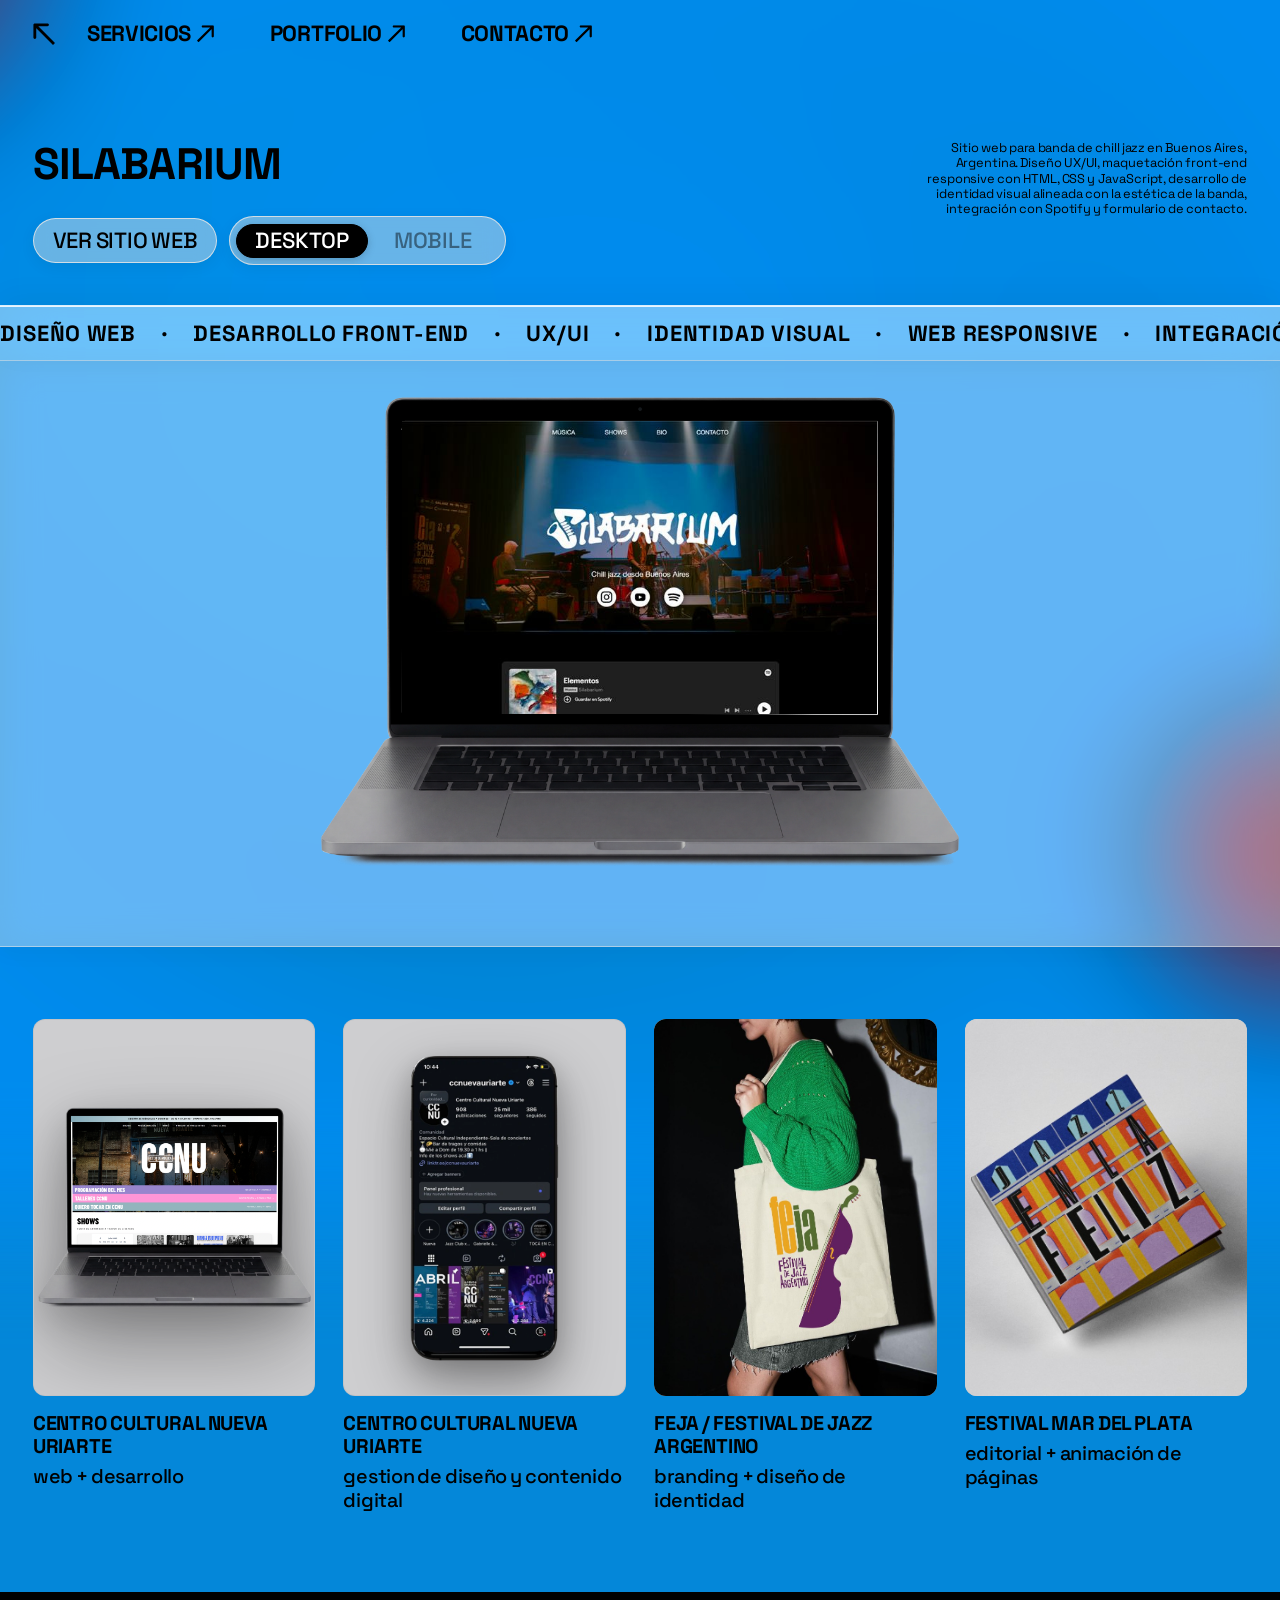
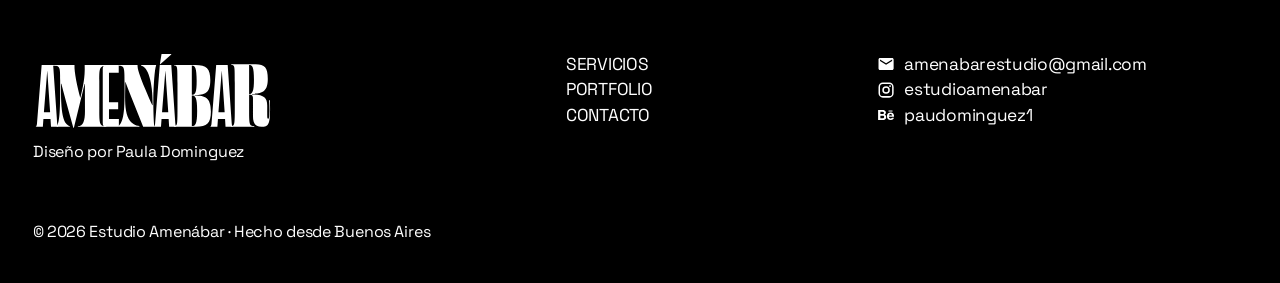
<file: proyectos/silabarium/index.html>
<!DOCTYPE html>
<html lang="es">
  <head>
    <meta charset="UTF-8" />
    <meta name="viewport" content="width=device-width, initial-scale=1.0" />
    <meta name="description" content="Silabarium — web, desarrollo y diseño de logo por Estudio Amenábar." />
    <title>Silabarium — Web + desarrollo — Estudio Amenábar</title>
    <link rel="icon" href="../../assets/flavicon.svg?v=20260727favi" type="image/svg+xml" />
    <link rel="stylesheet" href="../../styles.css?v=20260731s" />
  </head>
  <body class="project-page project-page--silabarium">
    <div class="site-loader" role="status" aria-label="Cargando">
      <svg class="site-loader__credit" viewBox="0 0 400 400" aria-hidden="true" xmlns="http://www.w3.org/2000/svg">
        <defs>
          <path id="site-loader-credit-path" d="M0,200a200,200 0 1,0 400,0a200,200 0 1,0 -400,0" />
        </defs>
        <text class="hero__credit-text">
          <textPath href="#site-loader-credit-path" startOffset="0" textLength="1257" lengthAdjust="spacing">
            ESTUDIO AMENABAR · ESTUDIO AMENABAR · ESTUDIO AMENABAR · ESTUDIO AMENABAR · ESTUDIO AMENABAR ·
          </textPath>
        </text>
      </svg>
    </div>

    <header class="site-header site-header--project">
      <a
        class="project-page__back-link project-page__back-link--header"
        href="../../index.html#proyectos"
        aria-label="Volver al portfolio"
      >
        <svg
          class="icon-arrow"
          width="39"
          height="39"
          viewBox="0 0 39 39"
          fill="none"
          xmlns="http://www.w3.org/2000/svg"
          aria-hidden="true"
        >
          <path
            d="M35.7678 38.2678C37.1485 38.2678 38.2678 37.1485 38.2678 35.7678V13.2678C38.2678 11.8871 37.1485 10.7678 35.7678 10.7678C34.3871 10.7678 33.2678 11.8871 33.2678 13.2678V33.2678H13.2678C11.887 33.2678 10.7678 34.3871 10.7678 35.7678C10.7678 37.1485 11.887 38.2678 13.2678 38.2678H35.7678ZM1.76782 1.76777L0.000053813 3.53554L34.0001 37.5355L35.7678 35.7678L37.5356 34L3.53559 0L1.76782 1.76777Z"
            fill="currentColor"
          />
        </svg>
      </a>
      <button
        type="button"
        class="nav-toggle"
        aria-expanded="false"
        aria-controls="site-nav"
        aria-label="Abrir menú"
      >
        <span class="nav-toggle__bar" aria-hidden="true"></span>
        <span class="nav-toggle__bar" aria-hidden="true"></span>
        <span class="nav-toggle__bar" aria-hidden="true"></span>
      </button>
      <nav id="site-nav" class="site-nav" aria-label="Principal">
        <a
          href="../../index.html#servicios"
          class="section-heading section-heading--nav site-nav__link site-nav__link--servicios"
        >
          servicios
          <svg
            class="icon-arrow"
            width="39"
            height="39"
            viewBox="0 0 39 39"
            fill="none"
            xmlns="http://www.w3.org/2000/svg"
            aria-hidden="true"
          >
            <path
              d="M35.7678 38.2678C37.1485 38.2678 38.2678 37.1485 38.2678 35.7678V13.2678C38.2678 11.8871 37.1485 10.7678 35.7678 10.7678C34.3871 10.7678 33.2678 11.8871 33.2678 13.2678V33.2678H13.2678C11.887 33.2678 10.7678 34.3871 10.7678 35.7678C10.7678 37.1485 11.887 38.2678 13.2678 38.2678H35.7678ZM1.76782 1.76777L0.000053813 3.53554L34.0001 37.5355L35.7678 35.7678L37.5356 34L3.53559 0L1.76782 1.76777Z"
              fill="currentColor"
            />
          </svg>
        </a>
        <a
          class="section-heading section-heading--nav site-nav__link"
          href="../../index.html#proyectos"
        >
          PORTFOLIO
          <svg
            class="icon-arrow"
            width="39"
            height="39"
            viewBox="0 0 39 39"
            fill="none"
            xmlns="http://www.w3.org/2000/svg"
            aria-hidden="true"
          >
            <path
              d="M35.7678 38.2678C37.1485 38.2678 38.2678 37.1485 38.2678 35.7678V13.2678C38.2678 11.8871 37.1485 10.7678 35.7678 10.7678C34.3871 10.7678 33.2678 11.8871 33.2678 13.2678V33.2678H13.2678C11.887 33.2678 10.7678 34.3871 10.7678 35.7678C10.7678 37.1485 11.887 38.2678 13.2678 38.2678H35.7678ZM1.76782 1.76777L0.000053813 3.53554L34.0001 37.5355L35.7678 35.7678L37.5356 34L3.53559 0L1.76782 1.76777Z"
              fill="currentColor"
            />
          </svg>
        </a>
        <a
          class="section-heading section-heading--nav site-nav__link"
          href="../../index.html#contactanos"
        >
          contacto
          <svg
            class="icon-arrow"
            width="39"
            height="39"
            viewBox="0 0 39 39"
            fill="none"
            xmlns="http://www.w3.org/2000/svg"
            aria-hidden="true"
          >
            <path
              d="M35.7678 38.2678C37.1485 38.2678 38.2678 37.1485 38.2678 35.7678V13.2678C38.2678 11.8871 37.1485 10.7678 35.7678 10.7678C34.3871 10.7678 33.2678 11.8871 33.2678 13.2678V33.2678H13.2678C11.887 33.2678 10.7678 34.3871 10.7678 35.7678C10.7678 37.1485 11.887 38.2678 13.2678 38.2678H35.7678ZM1.76782 1.76777L0.000053813 3.53554L34.0001 37.5355L35.7678 35.7678L37.5356 34L3.53559 0L1.76782 1.76777Z"
              fill="currentColor"
            />
          </svg>
        </a>
      </nav>
    </header>

    <main>
      <section class="project-intro" aria-labelledby="proyecto-heading">
        <div class="project-intro__top">
          <div class="project-intro__copy">
            <h1 id="proyecto-heading" class="project-intro__title">
              SILABARIUM
            </h1>
            <div class="project-view-toggle" role="group" aria-label="Vista del proyecto">
              <a
                class="project-intro__site-btn"
                href="https://silabarium.ar/"
                target="_blank"
                rel="noreferrer"
              >
                ver sitio web
              </a>
              <div class="project-view-toggle__track" data-view="desktop">
                <span class="project-view-toggle__glider" aria-hidden="true"></span>
                <button type="button" class="project-view-toggle__btn is-active" data-view="desktop" aria-pressed="true">
                  desktop
                </button>
                <button type="button" class="project-view-toggle__btn" data-view="mobile" aria-pressed="false">
                  mobile
                </button>
              </div>
            </div>
          </div>
          <p class="project-intro__desc">
            Sitio web para banda de chill jazz en Buenos Aires, Argentina. Diseño UX/UI, maquetación front-end responsive con HTML, CSS y JavaScript, desarrollo de identidad visual alineada con la estética de la banda, integración con Spotify y formulario de contacto.
          </p>
        </div>
        <div class="marquee project-intro__marquee" aria-label="Diseño web y desarrollo">
          <div class="marquee__track">
            <span>Diseño web</span>
            <span class="dot">·</span>
            <span>Desarrollo front-end</span>
            <span class="dot">·</span>
            <span>UX/UI</span>
            <span class="dot">·</span>
            <span>Identidad visual</span>
            <span class="dot">·</span>
            <span>Web responsive</span>
            <span class="dot">·</span>
            <span>Integración con Spotify</span>
            <span class="dot">·</span>
            <span>Formulario de contacto</span>
            <span class="dot">·</span>
            <span>Figma</span>
            <span class="dot">·</span>
            <span>HTML</span>
            <span class="dot">·</span>
            <span>CSS</span>
            <span class="dot">·</span>
            <span>JavaScript</span>
            <span class="dot">·</span>
            <span>Diseño web</span>
            <span class="dot">·</span>
            <span>Desarrollo front-end</span>
            <span class="dot">·</span>
            <span>UX/UI</span>
            <span class="dot">·</span>
            <span>Identidad visual</span>
            <span class="dot">·</span>
            <span>Web responsive</span>
            <span class="dot">·</span>
            <span>Integración con Spotify</span>
            <span class="dot">·</span>
            <span>Formulario de contacto</span>
            <span class="dot">·</span>
            <span>Figma</span>
            <span class="dot">·</span>
            <span>HTML</span>
            <span class="dot">·</span>
            <span>CSS</span>
            <span class="dot">·</span>
            <span>JavaScript</span>
            <span class="dot">·</span>
          </div>
        </div>
      </section>

      <section class="project-band project-band--single project-band--gallery-over" aria-label="Pieza del proyecto">
        <figure class="project-band__cell project-band__cell--media project-mac-scroll project-mac-scroll--fullpage">
          <div class="project-mac-scroll__stage" data-mockup-stage data-view="desktop">
            <img
              class="project-mac-scroll__frame"
              data-mac-frame
              data-frame-desktop="../../assets/webccnumockupblanco.webp"
              data-frame-mobile="../../assets/iphonemockup.webp"
              src="../../assets/webccnumockupblanco.webp"
              alt="Mockup web de Silabarium"
              decoding="async"
            />
            <div
              class="project-mac-scroll__screen"
              data-mac-screen
              data-lightbox-src="../../assets/desktopsilabarium.jpg"
              data-src-desktop="../../assets/desktopsilabarium.jpg"
              data-src-mobile="../../assets/silabariummobile.webp"
              tabindex="0"
              role="button"
              aria-label="Ampliar captura del sitio"
            >
              <img
                class="project-mac-scroll__preview"
                data-mac-preview
                data-src-desktop="../../assets/desktopsilabarium.jpg"
                data-src-mobile="../../assets/silabariummobile.webp"
                src="../../assets/desktopsilabarium.jpg"
                alt="Captura completa del sitio Silabarium"
                width="3750"
                height="8911"
                decoding="async"
              />
            </div>
          </div>
        </figure>
      </section>

      <section class="project-related" aria-label="Otros proyectos">
        <ul class="project-related__grid">
          <li>
            <a class="proyecto-card-link" href="../ccnu/index.html">
              <figure class="proyecto-card">
                <div class="proyecto-card__media proyecto-card__media--cover-mac">
                  <img
                    class="proyecto-card__poster"
                    src="../../assets/webccnumockup.webp"
                    alt="Centro Cultural Nueva Uriarte — mockup web"
                    width="713"
                    height="490"
                    decoding="async"
                  />
                </div>
                <figcaption class="proyecto-card__caption">
                  <span class="proyecto-card__title">Centro Cultural Nueva Uriarte</span>
                  <span class="proyecto-card__tag">web + desarrollo</span>
                </figcaption>
              </figure>
            </a>
          </li>
          <li>
            <a class="proyecto-card-link" href="../ccnu-contenido/index.html">
              <figure class="proyecto-card">
                <div class="proyecto-card__media proyecto-card__media--contain">
                  <img
                    class="proyecto-card__poster"
                    src="../../assets/iphone-ccnu.webp"
                    alt="Centro Cultural Nueva Uriarte — contenido digital"
                    width="682"
                    height="1024"
                    decoding="async"
                  />
                </div>
                <figcaption class="proyecto-card__caption">
                  <span class="proyecto-card__title">Centro Cultural Nueva Uriarte</span>
                  <span class="proyecto-card__tag">gestion de diseño y contenido digital</span>
                </figcaption>
              </figure>
            </a>
          </li>
          <li>
            <a class="proyecto-card-link" href="../feja/index.html">
              <figure class="proyecto-card">
                <div class="proyecto-card__media">
                  <img
                    class="proyecto-card__poster"
                    src="../../assets/fejatote-card.png"
                    alt="FEJA — tote bag"
                    width="819"
                    height="1024"
                    decoding="async"
                  />
                </div>
                <figcaption class="proyecto-card__caption">
                  <span class="proyecto-card__title">FEJA / Festival de Jazz Argentino</span>
                  <span class="proyecto-card__tag">branding + diseño de identidad</span>
                </figcaption>
              </figure>
            </a>
          </li>
          <li>
            <a class="proyecto-card-link" href="../mardelplata/index.html">
              <figure class="proyecto-card">
                <div class="proyecto-card__media proyecto-card__media--mardel">
                  <img
                    class="proyecto-card__poster"
                    src="../../assets/tapamdq-card.png"
                    alt="Festival Mar del Plata — tapa Jazz en la Feliz"
                    width="1024"
                    height="853"
                    decoding="async"
                  />
                </div>
                <figcaption class="proyecto-card__caption">
                  <span class="proyecto-card__title">Festival Mar del Plata</span>
                  <span class="proyecto-card__tag">editorial + animación de páginas</span>
                </figcaption>
              </figure>
            </a>
          </li>
        </ul>
      </section>
    </main>

    <dialog class="project-lightbox" data-project-lightbox aria-label="Vista ampliada">
      <button class="project-lightbox__close" type="button" data-lightbox-close aria-label="Cerrar vista ampliada">×</button>
      <button class="project-lightbox__nav project-lightbox__nav--prev" type="button" data-lightbox-prev aria-label="Imagen anterior">‹</button>
      <img class="project-lightbox__image" alt="" />
      <button class="project-lightbox__nav project-lightbox__nav--next" type="button" data-lightbox-next aria-label="Imagen siguiente">›</button>
    </dialog>

    <footer id="contactanos" class="global-footer">
      <div class="global-footer__grid">
        <div class="global-footer__brand">
          <img src="../../assets/logoamenabar.svg" alt="Estudio Amenábar — Diseño visual &amp; desarrollo web" />
          <p>Diseño por Paula Dominguez</p>
        </div>
        <nav class="global-footer__nav" aria-label="Navegación del pie">
          <a href="../../index.html#servicios">SERVICIOS</a>
          <a href="../../index.html#proyectos">PORTFOLIO</a>
          <a href="#contactanos">CONTACTO</a>
        </nav>
                <div class="global-footer__contact">
          <a class="global-footer__contact-link" href="mailto:amenabarestudio@gmail.com">
            <svg viewBox="0 0 24 24" aria-hidden="true" focusable="false">
              <path
                fill="currentColor"
                d="M20 4H4c-1.1 0-2 .9-2 2v12c0 1.1.9 2 2 2h16c1.1 0 2-.9 2-2V6c0-1.1-.9-2-2-2zm0 4-8 5-8-5V6l8 5 8-5v2z"
              />
            </svg>
            <span>amenabarestudio@gmail.com</span>
          </a>
          <a
            class="global-footer__contact-link"
            href="https://www.instagram.com/estudioamenabar/"
            target="_blank"
            rel="noreferrer"
          >
            <svg viewBox="0 0 24 24" aria-hidden="true" focusable="false">
              <path
                fill="currentColor"
                d="M7.8 2h8.4C19.4 2 22 4.6 22 7.8v8.4a5.8 5.8 0 0 1-5.8 5.8H7.8C4.6 22 2 19.4 2 16.2V7.8A5.8 5.8 0 0 1 7.8 2zm-.2 2A3.6 3.6 0 0 0 4 7.6v8.8A3.6 3.6 0 0 0 7.6 20h8.8a3.6 3.6 0 0 0 3.6-3.6V7.6A3.6 3.6 0 0 0 16.4 4H7.6zm9.65 1.5a1.25 1.25 0 1 1 0 2.5 1.25 1.25 0 0 1 0-2.5zM12 7a5 5 0 1 1 0 10 5 5 0 0 1 0-10zm0 2a3 3 0 1 0 0 6 3 3 0 0 0 0-6z"
              />
            </svg>
            <span>estudioamenabar</span>
          </a>
          <a
            class="global-footer__contact-link"
            href="https://www.behance.net/paudominguez1"
            target="_blank"
            rel="noreferrer"
          >
            <svg viewBox="0 0 512 512" aria-hidden="true" focusable="false">
              <path fill="currentColor" d="M424.2,328.96l54.1-.1c-1.91,11.29-6.83,21.05-14.06,29.42-11.37,14.91-26.21,25.35-44.41,30.67-39.78,11.63-82.82,4.38-112.92-24.93-27.53-26.81-29.38-80.4-19.11-117.05,4.8-17.13,13.83-30.56,26.98-42.35,17.81-15.97,41.09-23.12,65.21-23.05,28.92.08,55.99,7.33,75.6,28.82,23.4,27.67,26.21,56.07,25.34,91.5h-145.96c.91,19.66,7.43,35.4,24.85,44.35,9.02,4.6,18.94,5.67,29.18,4.98,14.88-.73,28.42-7.53,35.21-22.26ZM426.27,267.1c-.52-12.43-4.39-22.54-12.12-30.12-13.68-14.11-41.18-16.04-56.73-6.5-12.61,7.74-19.47,21.93-20.92,36.65l89.77-.02Z"/>
              <rect fill="currentColor" x="324.87" y="127.48" width="112.67" height="28.41"/>
              <path fill="currentColor" d="M217.4,245.43c27.62,10.87,41.47,32.03,42.94,61.52,1.12,22.65-5.59,42.97-20.35,60.2-10.85,12.67-25.52,20.99-42.05,24.88-11.4,1.63-22.19,3.88-34.05,3.89l-132.89.08V116s139.86.2,139.86.2c10.93.02,20.85,2.53,31.05,4.74,34.76,11.02,50.75,36.73,49.44,73.02-.82,22.65-12.09,41.91-33.95,51.47ZM190.55,176.41c-3.51-5.03-9.26-7.41-15.09-9.11-8.87-1.53-17.36-2.28-26.5-2.77h-53.44s0,61.97,0,61.97l60.42-.07c10.75-.27,20.7-2.16,29.65-7.84,12.13-8.42,13.02-30.61,4.95-42.19ZM197.96,290.98c-2.69-5.86-8.29-9.89-13.54-13.44-8.64-3.04-17.15-4.71-26.47-4.69l-62.44.12.04,74.16h63.41c9.92,0,19-2.08,27.69-6.38,15.23-10.76,18.39-34.37,11.31-49.77Z"/>
            </svg>
            <span>paudominguez1</span>
          </a>
        </div>
      </div>
      <p class="global-footer__copyright">
        © 2026 Estudio Amenábar · Hecho desde Buenos Aires
      </p>
    </footer>
    <script src="../../servicios.js?v=20260731s" defer></script>
    <script src="../../site-loader.js?v=20260731s" defer></script>
    <script src="../../project-gallery.js?v=20260728a" defer></script>
    <script src="../../project-view-toggle.js?v=20260728a" defer></script>
  </body>
</html>
</file>
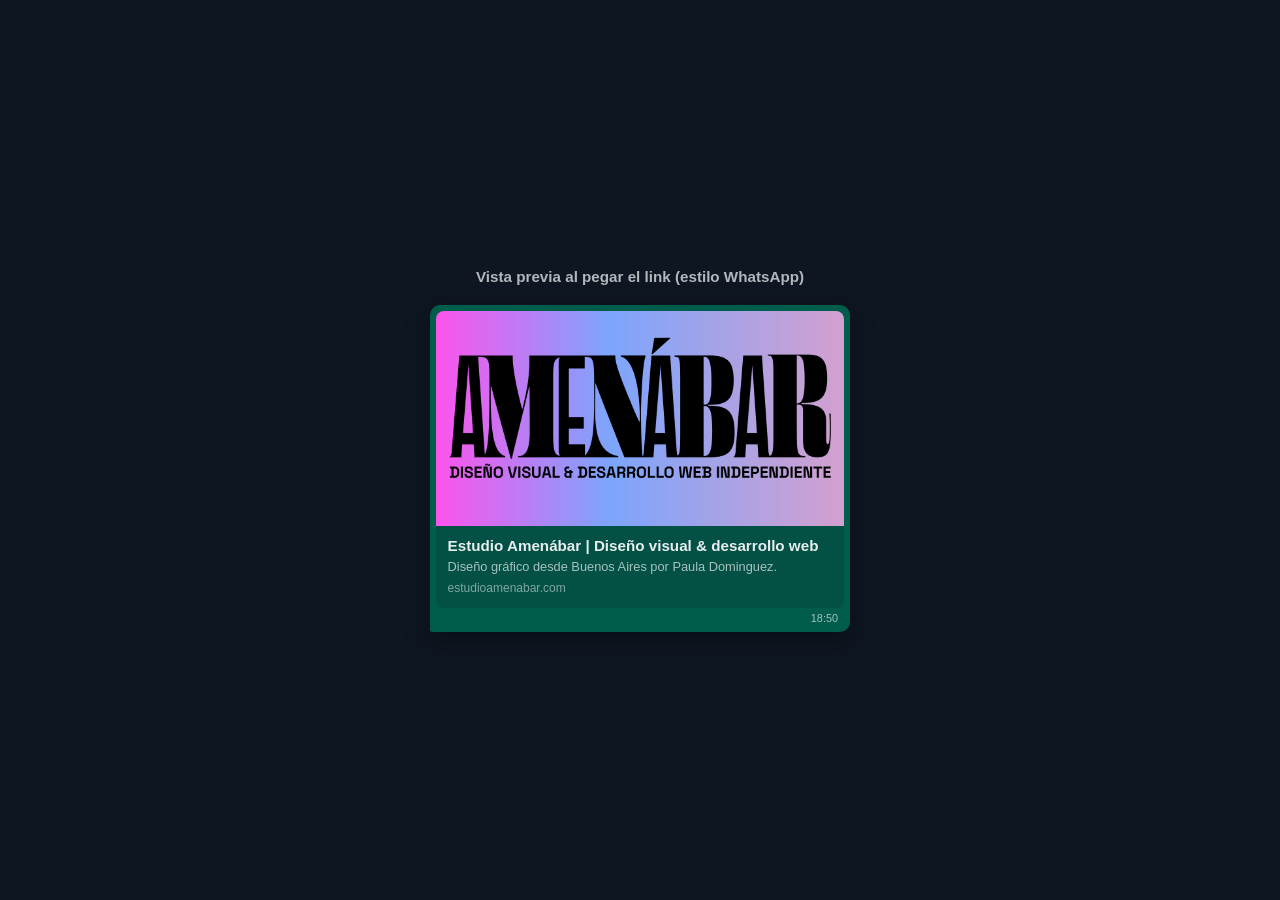
<file: og-preview.html>
<!DOCTYPE html>
<html lang="es">
  <head>
    <meta charset="UTF-8" />
    <meta name="viewport" content="width=device-width, initial-scale=1.0" />
    <title>Vista previa OG — Estudio Amenábar</title>
    <style>
      * {
        box-sizing: border-box;
      }
      body {
        margin: 0;
        min-height: 100vh;
        font-family: -apple-system, BlinkMacSystemFont, "Segoe UI", sans-serif;
        background: #0e1621;
        color: #e9edef;
        display: grid;
        place-items: center;
        padding: 2rem 1rem;
      }
      .wrap {
        width: min(100%, 420px);
        display: grid;
        gap: 1.25rem;
      }
      h1 {
        margin: 0;
        font-size: 0.95rem;
        font-weight: 600;
        opacity: 0.75;
        text-align: center;
      }
      .bubble {
        background: #005c4b;
        border-radius: 10px 10px 10px 2px;
        padding: 0.35rem;
        box-shadow: 0 8px 24px rgba(0, 0, 0, 0.35);
      }
      .card {
        overflow: hidden;
        border-radius: 8px;
        background: #025144;
      }
      .card img {
        display: block;
        width: 100%;
        aspect-ratio: 1200 / 630;
        object-fit: cover;
        background: #000;
      }
      .meta {
        padding: 0.65rem 0.75rem 0.8rem;
      }
      .meta .title {
        margin: 0 0 0.2rem;
        font-size: 0.95rem;
        font-weight: 600;
        line-height: 1.25;
        color: #e9edef;
      }
      .meta .desc {
        margin: 0 0 0.35rem;
        font-size: 0.8rem;
        line-height: 1.35;
        color: rgba(233, 237, 239, 0.72);
      }
      .meta .url {
        margin: 0;
        font-size: 0.75rem;
        color: rgba(233, 237, 239, 0.55);
        text-transform: lowercase;
      }
      .time {
        margin: 0.25rem 0.4rem 0.15rem;
        text-align: right;
        font-size: 0.68rem;
        opacity: 0.7;
      }
    </style>
  </head>
  <body>
    <div class="wrap">
      <h1>Vista previa al pegar el link (estilo WhatsApp)</h1>
      <div class="bubble">
        <div class="card">
          <img src="assets/OG.png" alt="Vista previa Open Graph" />
          <div class="meta">
            <p class="title">Estudio Amenábar | Diseño visual &amp; desarrollo web</p>
            <p class="desc">
              Diseño gráfico desde Buenos Aires por Paula Dominguez.
            </p>
            <p class="url">estudioamenabar.com</p>
          </div>
        </div>
        <p class="time">18:50</p>
      </div>
    </div>
  </body>
</html>
</file>
<file: styles.css>
*,
*::before,
*::after {
  box-sizing: border-box;
}

@font-face {
  font-family: "Space Grotesk";
  src: url("assets/fonts/SpaceGrotesk-Regular.ttf") format("truetype");
  font-weight: 400;
  font-style: normal;
  font-display: swap;
}

@font-face {
  font-family: "Space Grotesk";
  src: url("assets/fonts/SpaceGrotesk-Medium.ttf") format("truetype");
  font-weight: 500;
  font-style: normal;
  font-display: swap;
}

@font-face {
  font-family: "Space Grotesk";
  src: url("assets/fonts/SpaceGrotesk-SemiBold.ttf") format("truetype");
  font-weight: 600;
  font-style: normal;
  font-display: swap;
}

@font-face {
  font-family: "Space Grotesk";
  src: url("assets/fonts/SpaceGrotesk-Bold.ttf") format("truetype");
  font-weight: 700;
  font-style: normal;
  font-display: swap;
}

:root {
  --color-bg: #ffffff;
  --color-text: #000000;
  --color-placeholder: #d9d9d9;
  --font: "Space Grotesk", system-ui, sans-serif;
  --design-width: 1440px;
  --page-padding: clamp(1.125rem, 2.57vw, 37px);
  --text-section: clamp(1.225rem, 2.429vw, 35px);
  --text-marquee: clamp(0.98rem, 1.943vw, 28px);
  --text-body: clamp(1.125rem, 2.43vw, 35px);
  --text-service: clamp(2.5rem, 6.94vw, 100px);
  --text-hero-subtitle: clamp(1.35rem, 2.4vw, 2.35rem);
  --media-height: clamp(8rem, 15.4vw, 222px);
  --glass-bg: rgba(255, 255, 255, 0.65);
  --glass-border: rgba(255, 255, 255, 0.85);
  --ease-out: cubic-bezier(0.22, 1, 0.36, 1);
  --header-offset: clamp(4.25rem, 9vw, 92px);
  --services-accent: rgb(0, 212, 255);
  --services-duration: 0.55s;
  /*
   * Justification — Word / Letter cerrados · Auto Leading 120%
   */
  --text-word-spacing: -0.05em;
  --text-letter-spacing: -0.01em;
  --text-leading: 1.2;
}

html {
  -webkit-font-smoothing: antialiased;
  scroll-padding-top: var(--header-offset);
  overflow-x: hidden;
  max-width: 100%;
  /* Oculta la barra de scroll vertical, el scroll sigue funcionando */
  scrollbar-width: none;
  -ms-overflow-style: none;
}

html::-webkit-scrollbar {
  width: 0;
  height: 0;
  display: none;
}

body {
  margin: 0;
  min-height: 100dvh;
  width: 100%;
  max-width: 100%;
  overflow-x: hidden;
  scrollbar-width: none;
  -ms-overflow-style: none;
  background: var(--color-bg);
  color: var(--color-text);
  font-family: var(--font);
  font-size: var(--text-body);
  font-weight: 500;
  line-height: var(--text-leading);
  letter-spacing: var(--text-letter-spacing);
  word-spacing: var(--text-word-spacing);
  position: relative;
  z-index: 1;
}

/* Cursor glass (desktop) */
@media (hover: hover) and (pointer: fine) {
  html.has-glass-cursor,
  html.has-glass-cursor body,
  html.has-glass-cursor body * {
    cursor: none !important;
  }

  .glass-cursor {
    position: fixed;
    top: 0;
    left: 0;
    z-index: 10000;
    width: 22px;
    height: 22px;
    margin: 0;
    border-radius: 50%;
    pointer-events: none;
    opacity: 0;
    transform: translate3d(-100px, -100px, 0) translate(-50%, -50%);
    background: #000000;
    border: 1px solid rgba(255, 255, 255, 0.2);
    box-shadow: none;
    -webkit-backdrop-filter: none;
    backdrop-filter: none;
    transition:
      width 180ms var(--ease-out),
      height 180ms var(--ease-out),
      background 180ms var(--ease-out),
      border-color 180ms var(--ease-out),
      opacity 180ms var(--ease-out);
    will-change: transform;
  }

  .glass-cursor.is-visible {
    opacity: 1;
  }

  .glass-cursor.is-hover {
    background: #ffffff;
    border-color: rgba(0, 0, 0, 0.15);
  }

  .glass-cursor.is-down {
    opacity: 0.85;
  }
}

@supports not (backdrop-filter: blur(1px)) {
  @media (hover: hover) and (pointer: fine) {
    .glass-cursor {
      background: #000000;
    }

    .glass-cursor.is-hover {
      background: #ffffff;
    }
  }
}

p,
.contact-about__copy,
.project-intro__desc,
.global-footer__brand p,
.global-footer__copyright,
.contact-line {
  text-align: left;
  hyphens: none;
  -webkit-hyphens: none;
  word-break: normal;
  overflow-wrap: normal;
  word-spacing: -0.05em;
  letter-spacing: -0.01em;
  line-height: 1.2;
  text-wrap: pretty;
}

/* Fondo animado del home (gradiente CSS) */
body.has-animated-gradient {
  background: linear-gradient(-45deg, #a855c8, #8b5cf6, #c9a227, #23a6d5, #23d5ab);
  background-size: 400% 400%;
  animation: animated-gradient 15s ease infinite;
}

@keyframes animated-gradient {
  0% {
    background-position: 0% 50%;
  }
  50% {
    background-position: 100% 50%;
  }
  100% {
    background-position: 0% 50%;
  }
}

@media (prefers-reduced-motion: reduce) {
  body.has-animated-gradient {
    animation: none;
    background-position: 0% 50%;
  }
}

body::-webkit-scrollbar {
  width: 0;
  height: 0;
  display: none;
}

body.nav-lock {
  overflow: hidden;
}

.site-loader {
  position: fixed;
  inset: 0;
  z-index: 9999;
  display: grid;
  place-items: center;
  background: rgba(255, 255, 255, 0.78);
  border: none;
  color: #000000;
  opacity: 1;
  visibility: visible;
  -webkit-backdrop-filter: blur(28px) saturate(160%);
  backdrop-filter: blur(28px) saturate(160%);
  transition:
    opacity 550ms var(--ease-out),
    visibility 550ms var(--ease-out);
}

@supports not (backdrop-filter: blur(1px)) {
  .site-loader {
    background: rgba(255, 255, 255, 0.94);
  }
}

.site-loader__credit {
  display: block;
  width: clamp(12rem, 30vw, 22rem);
  height: auto;
  overflow: visible;
  mix-blend-mode: normal;
  animation: site-loader-credit-spin 18s linear infinite;
}

.site-loader .hero__credit-text {
  fill: #000000;
}

.site-loader.is-hidden {
  opacity: 0;
  visibility: hidden;
  pointer-events: none;
  /* Evita que un CSS cacheado/roto deje el loader ocupando altura */
  position: fixed !important;
}

@keyframes site-loader-credit-spin {
  to {
    transform: rotate(360deg);
  }
}

@media (prefers-reduced-motion: reduce) {
  .site-loader,
  .site-loader__credit {
    animation: none;
    transition-duration: 0ms;
  }
}

a {
  color: inherit;
  text-decoration: none;
}

a:hover {
  opacity: 0.65;
}

button {
  font: inherit;
  color: inherit;
  background: none;
  border: none;
  padding: 0;
  cursor: pointer;
}

button:hover {
  opacity: 0.65;
}

.visually-hidden {
  position: absolute;
  width: 1px;
  height: 1px;
  padding: 0;
  margin: -1px;
  overflow: hidden;
  clip: rect(0, 0, 0, 0);
  white-space: nowrap;
  border: 0;
}

/* —— Títulos de sección (Figma: 50px, underline) —— */

.section-heading {
  margin: 0;
  font-size: var(--text-section);
  font-weight: 500;
  line-height: 1.2;
  text-decoration: underline;
  text-decoration-thickness: 1px;
  text-underline-offset: 0.08em;
  text-transform: uppercase;
}

.section-heading--nav {
  display: inline-flex;
  align-items: center;
  gap: 0.35rem;
  font-size: 22px;
  font-weight: 700;
  text-decoration: none;
}

.section-heading--link {
  display: block;
}

.icon-arrow {
  width: 0.78em;
  height: 0.78em;
  flex-shrink: 0;
  transform: scaleY(-1);
  transform-origin: center;
}

.project-page__back-link .icon-arrow {
  width: 1em;
  height: 1em;
  display: block;
  transform: scale(-1);
}

.site-nav__link.is-active .icon-arrow {
  transform: none;
}

/* —— Header —— */

.site-header {
  position: fixed;
  top: 0;
  left: 0;
  right: 0;
  z-index: 120;
  padding: clamp(1rem, 1.6vw, 26px) var(--page-padding);
  background: transparent;
  border-bottom: 1px solid transparent;
  box-shadow: none;
  pointer-events: none;
  -webkit-backdrop-filter: none;
  backdrop-filter: none;
  transform: translateY(0);
  opacity: 1;
  transition:
    background var(--services-duration) var(--ease-out),
    border-color var(--services-duration) var(--ease-out),
    box-shadow var(--services-duration) var(--ease-out),
    -webkit-backdrop-filter var(--services-duration) var(--ease-out),
    backdrop-filter var(--services-duration) var(--ease-out),
    transform 320ms var(--ease-out),
    opacity 320ms var(--ease-out);
}

.site-header__logo {
  display: none;
}

.site-header.is-nav-hidden:not(.is-nav-open) {
  transform: translateY(calc(-100% - 0.5rem));
  opacity: 0;
  pointer-events: none;
}

.site-header.is-scrolled {
  background: var(--glass-bg);
  border-bottom-color: var(--glass-border);
  box-shadow: 0 8px 32px rgba(0, 0, 0, 0.06);
  -webkit-backdrop-filter: blur(28px) saturate(160%);
  backdrop-filter: blur(28px) saturate(160%);
}

@supports not (backdrop-filter: blur(1px)) {
  .site-header.is-scrolled {
    background: rgba(255, 255, 255, 0.96);
  }
}

.site-nav {
  display: flex;
  align-items: center;
  flex-wrap: wrap;
  gap: clamp(1.46rem, 4.37vw, 69px);
  pointer-events: auto;
}

.nav-toggle {
  display: none;
  flex-direction: column;
  justify-content: center;
  gap: 5px;
  width: 2.5rem;
  height: 2.5rem;
  margin: 0;
  padding: 0.4rem;
  pointer-events: auto;
  border: none;
  background: transparent;
  cursor: pointer;
}

.nav-toggle:hover {
  opacity: 1;
}

.nav-toggle__bar {
  display: block;
  width: 100%;
  height: 2px;
  background: currentColor;
  border-radius: 1px;
  transition:
    transform 220ms var(--ease-out),
    opacity 180ms var(--ease-out);
  transform-origin: center;
}

.site-header.is-nav-open .nav-toggle__bar:nth-child(1) {
  transform: translateY(7px) rotate(45deg);
}

.site-header.is-nav-open .nav-toggle__bar:nth-child(2) {
  opacity: 0;
}

.site-header.is-nav-open .nav-toggle__bar:nth-child(3) {
  transform: translateY(-7px) rotate(-45deg);
}

.site-nav__link:hover {
  opacity: 1;
}

.site-nav__link:hover .icon-arrow {
  opacity: 0.65;
}

/* —— Panel servicios + marquee (después del hero) —— */

.services-block {
  position: relative;
  isolation: isolate;
  z-index: 2;
  display: flex;
  flex-direction: column;
  width: 100%;
  overflow: hidden;
}

.services-block__ambient {
  position: absolute;
  inset: 0;
  z-index: 0;
  overflow: hidden;
  background: transparent;
  pointer-events: none;
}

.services-block__shape {
  display: none;
}

#servicios {
  scroll-margin-top: var(--header-offset);
}

.services-panel {
  position: relative;
  z-index: 2;
  flex-shrink: 0;
  width: 100%;
  background: rgba(255, 255, 255, 0.35);
  border: 0;
  box-shadow: 0 8px 32px rgba(31, 38, 135, 0.1);
  -webkit-backdrop-filter: blur(40px) saturate(160%);
  backdrop-filter: blur(40px) saturate(160%);
}

@supports not (backdrop-filter: blur(1px)) {
  .services-panel {
    background: rgba(255, 255, 255, 0.88);
  }
}

.services-panel__inner,
.services-panel__content {
  position: relative;
  z-index: 2;
}

.services-block .marquee {
  position: relative;
  z-index: 2;
  margin-top: 0;
  border-top: 0;
  box-shadow: none;
}

/* —— Servicios (lista) —— */

.services-showcase-section {
  padding: clamp(3rem, 10vw, 88px) 0 0;
}

.section-head {
  display: grid;
  gap: clamp(0.5rem, 1.2vw, 16px);
  padding: 0 var(--page-padding) clamp(1.5rem, 4vw, 48px);
}

.section-head__num,
.section-head__count {
  margin: 0;
  font-family: var(--font);
  font-size: clamp(0.75rem, 1.2vw, 14px);
  font-weight: 500;
  line-height: 1.2;
  letter-spacing: 0.06em;
  text-transform: uppercase;
}

.section-head__title {
  margin: 0;
  font-family: var(--font);
  font-size: clamp(2rem, 7vw, 6rem);
  font-weight: 700;
  line-height: 0.9;
  letter-spacing: -0.04em;
  text-transform: uppercase;
}

.services__list {
  list-style: none;
  margin: 0;
  padding: 0;
  border-top: 1px solid var(--color-text);
}

.services__item {
  container-type: inline-size;
  border-bottom: 1px solid var(--color-text);
  transition:
    background 220ms var(--ease-out),
    color 220ms var(--ease-out);
}

.services__item:last-child {
  border-bottom: 0;
}

.services__row {
  display: grid;
  grid-template-columns: minmax(0, 1fr) auto;
  align-items: center;
  justify-content: space-between;
  gap: clamp(1rem, 4vw, 3rem);
  width: 100%;
  min-width: 0;
  margin: 0;
  padding: clamp(1.25rem, 3vw, 2.5rem) var(--page-padding);
  border: 0;
  background: transparent;
  color: inherit;
  font: inherit;
  text-align: left;
  cursor: pointer;
  appearance: none;
  transition:
    background 220ms var(--ease-out),
    color 220ms var(--ease-out);
}

.services__row:hover {
  background-color: #000000;
  color: #ffffff;
  opacity: 1;
  -webkit-backdrop-filter: none;
  backdrop-filter: none;
}

.services__row:hover .services__name,
.services__row:hover .services__detail {
  color: #ffffff;
  opacity: 1;
}

.services__name {
  font-family: var(--font);
  font-size: var(--text-hero-subtitle);
  font-weight: 400;
  line-height: 1.05;
  letter-spacing: -0.04em;
  text-transform: uppercase;
  white-space: nowrap;
  min-width: 0;
}

.services__detail {
  margin: 0;
  justify-self: end;
  width: auto;
  max-width: none;
  font-family: var(--font);
  font-size: 22px;
  font-weight: 500;
  line-height: var(--text-leading);
  letter-spacing: var(--text-letter-spacing);
  word-spacing: var(--text-word-spacing);
  text-align: right;
  text-align-last: right;
  text-transform: lowercase;
  white-space: nowrap;
  hyphens: none;
}

.services__detail-line {
  display: inline;
  white-space: nowrap;
}

.services__detail-line + .services__detail-line::before {
  content: " ";
}

.services__projects {
  --services-projects-height: calc(var(--services-row-height, 5.5rem) / 2);
  display: block;
  width: 100%;
  padding: 0;
  overflow: hidden;
  background: transparent;
  color: inherit;
}

.services__projects[hidden] {
  display: none;
}

.services__projects-track {
  display: flex;
  flex-direction: column;
  list-style: none;
  margin: 0;
  padding: 0;
}

.services__projects-track > li {
  display: flex;
  align-items: center;
  width: 100%;
  min-width: 0;
  height: var(--services-projects-height);
  min-height: var(--services-projects-height);
  padding: 0 var(--page-padding);
  border-top: 1px solid var(--color-text);
  box-sizing: border-box;
  transition:
    background 220ms var(--ease-out),
    color 220ms var(--ease-out);
}

.services__projects-track > li:hover {
  background-color: #000000;
  color: #ffffff;
  opacity: 1;
  -webkit-backdrop-filter: none;
  backdrop-filter: none;
}

.services__project-link {
  display: flex;
  align-items: center;
  width: 100%;
  height: 100%;
  color: inherit;
  font-family: var(--font);
  font-size: var(--text-marquee);
  font-weight: 700;
  line-height: 1;
  letter-spacing: 0.04em;
  text-decoration: none;
  text-transform: uppercase;
  white-space: nowrap;
  opacity: 1;
  transition: color 220ms var(--ease-out);
}

.services__project-link:hover,
.services__project-link:focus-visible {
  color: inherit;
}

.services-showcase {
  position: relative;
  isolation: isolate;
  overflow: hidden;
  min-height: clamp(16rem, 34vw, 26rem);
  margin-top: clamp(2rem, 6vw, 64px);
}

.services-showcase__ambient {
  position: absolute;
  inset: 0;
  z-index: 0;
  overflow: hidden;
  background: #ffffff;
}

.services-showcase__carousel {
  position: relative;
  z-index: 2;
  display: flex;
  align-items: center;
  min-height: inherit;
  padding: clamp(1.5rem, 4vw, 3rem) 0;
  overflow: hidden;
}

.services-showcase__track {
  display: flex;
  align-items: center;
  gap: clamp(1rem, 2.5vw, 2rem);
  width: max-content;
  padding-inline: var(--page-padding);
  animation: services-showcase-scroll 50s linear infinite;
  will-change: transform;
}

.services-showcase__slide {
  flex-shrink: 0;
  margin: 0;
  height: clamp(10rem, 22vw, 18rem);
  border: 1px solid rgba(255, 255, 255, 0.75);
  box-shadow: 0 12px 32px rgba(0, 0, 0, 0.08);
  overflow: hidden;
  background: rgba(255, 255, 255, 0.45);
}

.services-showcase__slide img {
  display: block;
  width: auto;
  height: 100%;
  max-width: none;
  object-fit: cover;
}

@keyframes services-showcase-scroll {
  from {
    transform: translateX(0);
  }

  to {
    transform: translateX(-50%);
  }
}

@media (max-width: 900px) {
  .services__row {
    grid-template-columns: 1fr;
    gap: 0.5rem;
  }

  .services__detail {
    justify-self: start;
    max-width: 100%;
    text-align: left;
    text-align-last: left;
    white-space: nowrap;
  }

  .services__detail-line {
    display: inline;
    white-space: nowrap;
  }

  .services__detail-line + .services__detail-line::before {
    content: " ";
  }
}

@media (prefers-reduced-motion: reduce) {
  .site-header,
  .services__item {
    transition-duration: 0.01ms;
    transition-delay: 0ms;
  }

  .hero__shape--1,
  .hero__shape--2,
  .hero__shape--3 {
    animation: none;
  }

  .marquee__track {
    animation: none;
  }

  .hero__credit {
    animation: none;
  }

  .services-showcase__track {
    animation: none;
  }
}

/* —— Hero / fondo animado + logo —— */

.hero {
  position: relative;
  isolation: isolate;
  display: flex;
  flex-direction: column;
  width: 100%;
  min-height: 100dvh;
  margin-top: 0;
  padding: var(--header-offset) 0 0;
  overflow: hidden;
}

.hero__ambient {
  position: absolute;
  inset: 0;
  z-index: 0;
  overflow: hidden;
  background: transparent;
}

.hero__shape {
  display: none;
}

.hero__shape {
  position: absolute;
  z-index: 0;
  filter: blur(2px);
  will-change: transform, border-radius, left, top, right, bottom, width, height;
}

.hero__shape--1 {
  width: clamp(280px, 42vw, 520px);
  height: clamp(280px, 42vw, 520px);
  left: -8%;
  top: -18%;
  background: linear-gradient(
    90deg,
    rgb(2, 0, 36) 0%,
    rgb(9, 9, 121) 35%,
    rgb(0, 212, 255) 100%
  );
  animation: hero-shape-1 10s ease-in-out infinite alternate;
}

.hero__shape--2 {
  width: clamp(240px, 38vw, 480px);
  height: clamp(240px, 38vw, 480px);
  left: 0;
  top: -20%;
  background: linear-gradient(
    90deg,
    rgb(66, 1, 144) 0%,
    rgb(61, 9, 121) 35%,
    rgb(255, 0, 232) 100%
  );
  transform: rotate(45deg);
  border-radius: 79% 21% 70% 30% / 30% 30% 70% 70%;
  animation: hero-shape-2 10s ease-in-out infinite alternate;
}

.hero__shape--3 {
  width: clamp(180px, 32vw, 380px);
  height: clamp(180px, 32vw, 380px);
  right: clamp(-2rem, -2vw, 0px);
  bottom: 0;
  background: linear-gradient(
    90deg,
    rgb(250, 255, 54) 0%,
    rgb(111, 193, 3) 35%,
    rgb(86, 255, 193) 100%
  );
  border-radius: 5% 95% 18% 82% / 82% 86% 14% 18%;
  animation: hero-shape-3 10s ease-in-out infinite alternate;
}

.hero__glass {
  position: absolute;
  inset: 0;
  z-index: 1;
  background: rgba(255, 255, 255, 0.2);
  border: 1px solid rgba(255, 255, 255, 0.5);
  box-shadow: 0 8px 32px rgba(31, 38, 135, 0.08);
  -webkit-backdrop-filter: blur(24px);
  backdrop-filter: blur(24px);
}

@supports not (backdrop-filter: blur(1px)) {
  .hero__glass {
    background: rgba(255, 255, 255, 0.75);
  }
}

@keyframes hero-shape-1 {
  0%,
  100% {
    left: 4%;
    top: -20%;
    border-radius: 40% 60% 55% 45% / 45% 40% 60% 55%;
  }
  50% {
    left: 0;
    top: 0;
    border-radius: 21% 79% 18% 82% / 82% 30% 70% 18%;
  }
}

@keyframes hero-shape-2 {
  0%,
  100% {
    left: 0;
    top: -20%;
    width: clamp(220px, 32vw, 380px);
    height: clamp(220px, 32vw, 380px);
  }
  50% {
    left: clamp(120px, 28vw, 320px);
    top: clamp(60px, 14vw, 160px);
    width: clamp(280px, 42vw, 520px);
    height: clamp(280px, 42vw, 520px);
    border-radius: 21% 79% 18% 82% / 82% 30% 70% 18%;
  }
}

@keyframes hero-shape-3 {
  0%,
  100% {
    right: clamp(-2rem, -2vw, 0px);
    bottom: 0;
  }

  50% {
    right: clamp(40px, 8vw, 120px);
    bottom: clamp(40px, 10vw, 120px);
    border-radius: 21% 79% 18% 82% / 82% 30% 70% 18%;
  }
}

.hero__brand {
  --hero-logo-h: min(52vw, 28rem);
  --hero-circle: var(--hero-logo-h);
  position: relative;
  z-index: 2;
  display: flex;
  flex-direction: column;
  align-items: stretch;
  justify-content: center;
  align-self: center;
  flex: 1 1 auto;
  width: max-content;
  max-width: calc(100% - 2 * var(--page-padding));
  gap: clamp(0.65rem, 1.6vw, 1.25rem);
  padding-inline: 0;
  box-sizing: border-box;
  /* Sube logo + subtítulo + círculo */
  transform: translateY(-5vh);
}

.hero__logo {
  --hero-circle: inherit;
  position: relative;
  z-index: 2;
  display: flex;
  align-items: center;
  justify-content: center;
  flex: 0 0 auto;
  width: max-content;
  max-width: 100%;
  margin-inline: 0;
  overflow: visible;
  isolation: isolate;
}

.hero__logo::before {
  content: "";
  position: absolute;
  z-index: 0;
  top: 50%;
  left: 50%;
  width: var(--hero-circle);
  height: var(--hero-circle);
  border-radius: 50%;
  background: transparent;
  border: 1.15em solid transparent;
  box-sizing: border-box;
  transform: translate(-50%, -50%);
  pointer-events: none;
  font-size: 22px;
}

.hero__logo-img {
  position: relative;
  z-index: 1;
  display: block;
  width: auto;
  height: var(--hero-logo-h, var(--hero-circle));
  max-width: 100%;
  object-fit: contain;
  background: transparent;
}

.hero__credit {
  position: absolute;
  z-index: 4;
  top: 50%;
  left: 50%;
  width: var(--hero-circle);
  height: var(--hero-circle);
  max-width: none;
  overflow: visible;
  pointer-events: none;
  transform: translate(-50%, -50%);
  animation: hero-credit-spin 28s linear infinite;
  mix-blend-mode: difference;
}

.hero__credit-text {
  fill: #ffffff;
  font-family: var(--font);
  font-size: 24.2px;
  font-weight: 600;
  letter-spacing: 0.22em;
  text-transform: uppercase;
}

.hero__subtitle {
  margin: 0;
  padding: 0;
  width: 100%;
  box-sizing: border-box;
  font-family: var(--font);
  font-size: var(--text-hero-subtitle);
  font-weight: 700;
  line-height: 1.05;
  letter-spacing: normal;
  text-align: left;
  text-transform: uppercase;
  color: #000000;
  white-space: nowrap;
}

.hero__subtitle-br {
  display: none;
}

/* Desktop explícito */
@media (min-width: 769px) {
  :root {
    --text-hero-subtitle: clamp(1.5rem, 2.6vw, 2.75rem);
  }

  .hero__brand {
    --hero-logo-w: calc(100vw - 2 * var(--page-padding));
    --hero-logo-h: calc(var(--hero-logo-w) * 386 / 1164);
    --hero-circle: var(--hero-logo-h);
    width: var(--hero-logo-w);
    max-width: var(--hero-logo-w);
    align-items: stretch;
    gap: clamp(0.75rem, 1.5vw, 1.35rem);
  }

  .hero__logo {
    width: 100%;
    max-width: 100%;
  }

  .hero__logo-img {
    width: 100%;
    height: auto;
    max-width: 100%;
  }

  .hero__subtitle {
    display: block;
    position: relative;
    top: auto;
    left: auto;
    right: auto;
    width: 100%;
    max-width: 100%;
    margin: 0;
    font-size: var(--text-hero-subtitle);
    font-weight: 700;
    letter-spacing: normal;
    text-align: left;
    white-space: nowrap;
    transform: none;
    overflow: hidden;
  }
}

@keyframes hero-credit-spin {
  from {
    transform: translate(-50%, -50%) rotate(0deg);
  }

  to {
    transform: translate(-50%, -50%) rotate(360deg);
  }
}

@media (prefers-reduced-motion: reduce) {
  .hero__credit {
    animation: none;
  }
}

.marquee {
  position: relative;
  z-index: 2;
  flex-shrink: 0;
  width: 100%;
  overflow: hidden;
  background: var(--glass-bg);
  border-top: 1px solid var(--glass-border);
  box-shadow:
    0 -8px 32px rgba(0, 0, 0, 0.04),
    inset 0 1px 0 rgba(255, 255, 255, 0.9);
  -webkit-backdrop-filter: blur(28px) saturate(160%);
  backdrop-filter: blur(28px) saturate(160%);
}

@supports not (backdrop-filter: blur(1px)) {
  .marquee {
    background: rgba(255, 255, 255, 0.96);
  }
}

.marquee__track {
  display: flex;
  align-items: center;
  gap: clamp(0.8rem, 2vw, 2rem);
  width: max-content;
  padding: clamp(0.6rem, 1.44vw, 1rem) 0;
  --marquee-duration: 28s;
  animation: marquee-scroll var(--marquee-duration) linear infinite;
  will-change: transform;
}

.marquee__track span {
  font-size: var(--text-marquee);
  font-weight: 700;
  line-height: 1;
  letter-spacing: 0.04em;
  text-transform: uppercase;
  white-space: nowrap;
}

.marquee__track .dot {
  color: var(--color-text);
  opacity: 1;
}

@keyframes marquee-scroll {
  from {
    transform: translateX(0);
  }

  to {
    transform: translateX(-50%);
  }
}

.logo-frame--footer {
  aspect-ratio: 682 / 163;
  max-width: min(682px, 100%);
}

/* —— Proyectos —— */

.proyectos {
  position: relative;
  isolation: isolate;
  overflow-x: clip;
  overflow-y: visible;
  padding: clamp(3rem, 10vw, 88px) 0 clamp(2rem, 6vw, 64px);
  max-width: 100%;
}

.proyectos__ambient {
  position: absolute;
  inset: 0;
  z-index: 0;
  overflow: hidden;
  background: transparent;
}

.proyectos__ambient .hero__glass {
  background: rgba(255, 255, 255, 0.12);
  -webkit-backdrop-filter: blur(18px);
  backdrop-filter: blur(18px);
}

.proyectos__shape {
  display: none;
}

.proyectos .section-heading {
  padding: 0 var(--page-padding);
  margin-bottom: clamp(1rem, 2.2vw, 32px);
}

.proyectos__list {
  list-style: none;
  margin: 0;
  padding: 0;
  display: flex;
  flex-direction: column;
  gap: clamp(2rem, 5.5vw, 80px);
}

.proyectos__scroll {
  position: relative;
  z-index: 2;
  overflow-x: auto;
  overflow-y: hidden;
  -webkit-overflow-scrolling: touch;
  scroll-snap-type: x mandatory;
  scrollbar-width: none;
}

.proyectos__scroll::-webkit-scrollbar {
  display: none;
}

.proyectos__list--carousel {
  flex-direction: row;
  align-items: flex-start;
  gap: clamp(1.25rem, 3vw, 2.5rem);
  width: max-content;
  min-width: 100%;
  padding: 0 var(--page-padding) clamp(1.5rem, 4vw, 3rem);
}

.proyectos__item {
  flex: 0 0 auto;
  width: clamp(240px, 36vw, 400px);
  scroll-snap-align: start;
}

.proyectos__divider {
  flex: 0 0 clamp(2rem, 5vw, 4rem);
  width: clamp(2rem, 5vw, 4rem);
  align-self: stretch;
  border-right: 1px solid var(--color-text);
  scroll-snap-align: none;
}

/* —— Carrusel 3D de proyectos —— */

.proyectos-carousel {
  position: relative;
  z-index: 2;
  display: flex;
  flex-direction: column;
  align-items: center;
  gap: 0.5rem;
  padding: clamp(1rem, 3vw, 2rem) var(--page-padding) clamp(1.5rem, 4vw, 3rem);
  overflow-x: clip;
  overflow-y: visible;
  max-width: 100%;
  user-select: none;
}

.proyectos-carousel__viewport {
  width: min(100%, 13rem);
  margin-inline: auto;
  perspective: 900px;
  overflow: visible;
}

@media (min-width: 768px) {
  .proyectos-carousel__viewport {
    width: min(100%, 20rem);
  }
}

.proyectos-carousel__track {
  list-style: none;
  margin: 0;
  padding: 0;
  display: flex;
  width: max-content;
  transition: transform 800ms cubic-bezier(0.22, 1.2, 0.36, 1);
  will-change: transform;
}

.proyectos-carousel__slide {
  flex: 0 0 auto;
  width: min(100vw - 2 * var(--page-padding), 13rem);
  perspective: 900px;
}

@media (min-width: 768px) {
  .proyectos-carousel__slide {
    width: 20rem;
  }
}

.proyectos-carousel__card {
  display: flex;
  flex-direction: column;
  align-items: flex-start;
  gap: 0.65rem;
  width: 100%;
  transform: rotateY(var(--carousel-rotate, 0deg)) scale(var(--carousel-scale, 0.85));
  transform-style: preserve-3d;
  transition:
    transform 1000ms cubic-bezier(0.22, 1.1, 0.36, 1);
  will-change: transform;
}

.proyectos-carousel__slide .proyecto-card-link {
  display: block;
  width: 100%;
  color: inherit;
  text-decoration: none;
}

.proyectos-carousel__slide .proyecto-card {
  margin: 0;
  width: 100%;
}

.proyectos-carousel__slide .proyecto-card__media {
  aspect-ratio: 3 / 4;
  border-radius: 0.75rem;
  overflow: hidden;
}

.proyectos-carousel__slide .proyecto-card__caption {
  align-items: flex-start;
  text-align: left;
  width: 100%;
  opacity: var(--carousel-opacity, 0);
  filter: blur(var(--carousel-blur, 2px));
  transition:
    opacity 500ms var(--ease-out),
    filter 500ms var(--ease-out);
  pointer-events: none;
}

.proyectos-carousel__slide.is-active .proyecto-card__caption {
  pointer-events: auto;
}

.proyectos-carousel__controls {
  display: flex;
  align-items: center;
  justify-content: center;
  gap: 1rem;
  padding: 0.35rem 0.75rem;
  border-radius: 999px;
  background: rgba(229, 229, 229, 0.55);
  border: 1px solid rgba(229, 229, 229, 0.85);
  box-shadow: 0 4px 16px rgba(0, 0, 0, 0.06);
  -webkit-backdrop-filter: blur(10px);
  backdrop-filter: blur(10px);
  color: #404040;
}

.proyectos-carousel__btn {
  display: inline-flex;
  align-items: center;
  justify-content: center;
  padding: 0.5rem;
  border: 0;
  background: transparent;
  color: inherit;
  cursor: pointer;
}

.proyectos-carousel__btn:disabled {
  opacity: 0.35;
  cursor: default;
}

.proyectos-carousel__dots {
  display: flex;
  align-items: center;
  justify-content: center;
  gap: 0.5rem;
  width: min(180px, 40vw);
}

.proyectos-carousel__dot {
  width: 0.5rem;
  height: 0.5rem;
  padding: 0;
  border: 0;
  border-radius: 999px;
  background: currentColor;
  opacity: 0.3;
  cursor: pointer;
  transition:
    width 300ms var(--ease-out),
    opacity 300ms var(--ease-out),
    background-color 300ms var(--ease-out);
}

.proyectos-carousel__dot.is-active {
  width: 1.75rem;
  opacity: 1;
}

@media (prefers-reduced-motion: reduce) {
  .proyectos-carousel__track,
  .proyectos-carousel__card,
  .proyectos-carousel__slide .proyecto-card__caption,
  .proyectos-carousel__dot {
    transition-duration: 0.01ms;
  }
}

.proyecto-card {
  margin: 0;
}

.proyecto-card__media {
  position: relative;
  aspect-ratio: 1 / 1;
  overflow: hidden;
  background: #ceced0;
}

.proyecto-card__media--contain,
.proyecto-card__media--cover-mac {
  background: #ceced0;
  border: 1px solid rgba(190, 190, 192, 0.65);
  box-shadow: none;
}

.proyecto-card__media--mac-dark {
  background: #ceced0;
  border-color: rgba(190, 190, 192, 0.65);
  box-shadow: none;
  -webkit-backdrop-filter: none;
  backdrop-filter: none;
}

.proyecto-card__media--cover-mac {
  -webkit-backdrop-filter: none;
  backdrop-filter: none;
}

.proyecto-card__poster {
  position: absolute;
  inset: 0;
  z-index: 2;
  display: block;
  width: 100%;
  height: 100%;
  object-fit: cover;
  object-position: center;
  transition:
    opacity 400ms var(--ease-out),
    transform 420ms var(--ease-out);
  transform: translateZ(0);
}

.proyecto-card__scroll {
  position: absolute;
  inset: 0;
  z-index: 1;
  overflow: hidden;
  opacity: 0;
  background: #ceced0;
  transition: opacity 400ms var(--ease-out);
  transform: translateZ(0);
}

.proyecto-card__scroll--once {
  container-type: size;
}

.proyecto-card__scroll-track {
  display: flex;
  flex-direction: column;
  align-items: stretch;
  width: 100%;
  margin: 0;
  padding: 0;
  gap: 0;
  line-height: 0;
  --scroll-duration: 22s;
  animation: green-feed-scroll var(--scroll-duration) linear infinite;
  animation-play-state: paused;
  will-change: transform;
}

.proyecto-card__scroll--once .proyecto-card__scroll-track {
  animation-name: proyecto-card-scroll-once;
  animation-iteration-count: 1;
  animation-fill-mode: forwards;
}

/* Misma velocidad px/s que ccnu-screencapture (350×1024) en 22s */
.proyecto-card__scroll--feed .proyecto-card__scroll-track {
  --scroll-duration: calc(22s * 17586 * 350 / (1235 * 1024));
}

.proyecto-card__scroll-track img {
  display: block;
  width: 100%;
  max-width: none;
  height: auto;
  margin: 0;
  padding: 0;
  flex-shrink: 0;
}

.proyecto-card__scroll-track img + img {
  margin-top: -1px;
}

.proyecto-card__scroll--static {
  display: flex;
  align-items: center;
  justify-content: center;
  background: var(--color-bg);
}

.proyecto-card__scroll--static img {
  position: absolute;
  inset: 0;
  display: block;
  width: 100%;
  height: 100%;
  object-fit: cover;
  object-position: center;
}

.proyecto-card__live {
  position: absolute;
  inset: 0;
  z-index: 1;
  opacity: 0;
  overflow: hidden;
  transition: opacity 400ms var(--ease-out);
}

.proyecto-card__live .proyecto {
  position: absolute;
  top: 50%;
  left: 50%;
  width: 222%;
  transform: translate(-50%, -50%);
  pointer-events: none;
}

.proyecto-card__live .proyecto__frame {
  position: relative;
  width: 100%;
  overflow: hidden;
}

.proyecto-card__live .proyecto__frame-title,
.proyecto-card__live .proyecto__frame-labels {
  display: none;
}

.proyecto-card__live .proyecto--ccnu {
  --green-scroll-duration: 16s;
}

.proyecto-card__live .mardel-pages {
  --mardel-flip-duration: 14s;
}

.proyecto-card__live *,
.proyecto-card__live *::before,
.proyecto-card__live *::after {
  animation-play-state: paused;
}

@media (hover: hover) {
  .proyectos-carousel__slide .proyecto-card__media {
    transform-origin: center center;
    transition: transform 420ms var(--ease-out);
  }

  .proyectos-carousel__slide .proyecto-card-link:hover .proyecto-card__media,
  .proyectos-carousel__slide .proyecto-card-link:focus-visible .proyecto-card__media {
    transform: scale(1.1);
  }

  .proyectos-carousel__slide:has(.proyecto-card-link:hover),
  .proyectos-carousel__slide:has(.proyecto-card-link:focus-visible) {
    z-index: 5;
  }
}

.proyecto-card__media > .proyecto-card__poster {
  display: block;
  width: 100%;
  height: 100%;
  object-fit: cover;
  object-position: center;
}

.proyecto-card__media.proyecto-card__media--contain > .proyecto-card__poster,
.proyecto-card__media.proyecto-card__media--cover-mac > .proyecto-card__poster {
  object-fit: contain;
  object-position: center;
  box-sizing: border-box;
  padding: 6% 5%;
  filter: drop-shadow(0 22px 28px rgba(0, 0, 0, 0.32)) drop-shadow(0 8px 12px rgba(0, 0, 0, 0.18));
}

.proyecto-card__media.proyecto-card__media--cover-mac > .proyecto-card__poster {
  transform: scale(1.56);
  transform-origin: center center;
}

.proyecto-card__media--mardel > .proyecto-card__poster {
  object-fit: cover;
  object-position: center;
}

.proyecto-card__live .proyecto--mardelplata .proyecto__frame,
.proyecto-card__live .proyecto--mardelplata .proyecto__frame-stage {
  overflow: visible;
}

.proyecto-card__live .proyecto--mardelplata .mardel-pages {
  --mardel-perspective: 900px;
  left: 14%;
  top: 18%;
  width: 72%;
  height: 66%;
  transform: none;
  animation-name: mardel-book-cycle-card;
}

.proyecto-card__live .proyecto--mardelplata .mardel-pages__page--fixed {
  animation-name: mardel-fixed-fade-card;
}

.proyecto-card__live .proyecto--mardelplata .mardel-pages__page--1 {
  animation-name: mardel-flip-1-card;
}

.proyecto-card__live .proyecto--mardelplata .mardel-pages__page--2 {
  animation-name: mardel-flip-2-card;
}

.proyecto-card__live .proyecto--mardelplata .mardel-pages__page--3 {
  animation-name: mardel-flip-3-card;
}

.proyecto-card__live .proyecto--mardelplata .mardel-pages__page--4 {
  animation-name: mardel-flip-4-card;
}

.proyecto-card__live .proyecto--mardelplata .mardel-pages__page--5 {
  animation-name: mardel-flip-5-card;
}

.proyecto-card__live .proyecto--mardelplata .mardel-pages__page--6 {
  animation-name: mardel-flip-6-card;
}

.proyecto-card__caption {
  position: relative;
  z-index: 2;
  display: flex;
  flex-direction: column;
  align-items: flex-start;
  gap: 0.2em;
  margin: clamp(0.65rem, 1.5vw, 1rem) 0 0;
  pointer-events: auto;
}

.proyecto-card__title {
  font-family: var(--font);
  font-size: clamp(0.97rem, 1.99vw, 1.244rem);
  font-weight: 700;
  line-height: 1.15;
  letter-spacing: -0.01em;
  text-transform: uppercase;
}

.proyecto-card__tag {
  font-family: var(--font);
  font-size: clamp(0.97rem, 1.99vw, 1.244rem);
  font-weight: 500;
  line-height: 1.21;
  text-transform: lowercase;
}

.proyecto__media {
  width: 100%;
  height: var(--media-height);
  background: var(--color-placeholder);
}

/* Proyecto destacado — layout Figma Desktop 3 (1440×810) */

.proyecto--ccnu {
  --proyecto-frame-ratio: 1440 / 810;
}

.proyecto--feja {
  --proyecto-frame-ratio: 1440 / 810;
}

.proyecto--mardelplata {
  --proyecto-frame-ratio: 1440 / 810;
}

.proyecto__frame {
  position: relative;
  width: 100%;
  aspect-ratio: var(--proyecto-frame-ratio);
  overflow: hidden;
  background: var(--color-bg);
}

.proyecto--mardelplata .proyecto__frame {
  overflow: visible;
}

.proyecto__frame-title {
  position: absolute;
  left: 1.81%;
  top: 7.65%;
  width: 47.2%;
  margin: 0;
  font-size: var(--text-body);
  font-weight: 500;
  line-height: 1.21;
  text-transform: uppercase;
}

.proyecto__frame-stage {
  position: absolute;
  inset: 0;
}

.proyecto__frame-title--feja {
  left: 7.92%;
  top: 6.05%;
  width: auto;
  max-width: 56%;
}

.proyecto__frame-stage--feja {
  position: absolute;
  inset: 0;
  overflow: hidden;
}

.proyecto__feja-band {
  position: absolute;
  left: 0;
  top: 15.68%;
  width: 100%;
  height: 67.04%;
  background: #070908;
}

.proyecto__feja-bg {
  position: absolute;
  left: 72.5%;
  top: 15.68%;
  z-index: 2;
  width: 27.5%;
  height: 67.04%;
  object-fit: cover;
}

.proyecto__feja-scene {
  position: absolute;
  left: -53%;
  top: 15.68%;
  z-index: 3;
  width: 204%;
  height: 67.04%;
  object-fit: contain;
}

.proyecto__feja-phone-carousel {
  position: absolute;
  left: 41.523%;
  top: 30%;
  z-index: 4;
  width: 15.15%;
  height: 35.55%;
  overflow: hidden;
  border-radius: 0%;
  background: transparent;
}

.proyecto__feja-phone-track {
  display: flex;
  width: 300%;
  height: 100%;
  animation: feja-phone-carousel 12s ease-in-out infinite;
}

.proyecto__feja-phone-slide {
  display: block;
  width: 33.3333%;
  height: 100%;
  flex-shrink: 0;
  object-fit: cover;
  background: transparent;
}

@keyframes feja-phone-carousel {
  0%,
  25% {
    transform: translateX(0);
  }

  33.333%,
  58.333% {
    transform: translateX(-33.3333%);
  }

  66.666%,
  91.666% {
    transform: translateX(-66.6666%);
  }

  100% {
    transform: translateX(0);
  }
}

.proyecto__feja-logo {
  position: absolute;
  left: 2.125%;
  top: 10.5%;
  z-index: 3;
  width: 35.25%;
  height: 75%;
  object-fit: contain;
}

.proyecto__frame-labels--feja .proyecto__frame-tag--feja-left {
  left: 8.47%;
  top: 86.3%;
  max-width: none;
  text-transform: lowercase;
}

.proyecto__frame-labels--feja .proyecto__frame-tag--feja-right {
  left: 61.25%;
  top: 86.3%;
  max-width: none;
  text-transform: lowercase;
}

.proyecto__frame-title--mardelplata {
  left: 7.92%;
  top: 6.05%;
  width: auto;
  max-width: 56%;
}

.proyecto__frame-stage--mardelplata {
  position: absolute;
  inset: 0;
  overflow: visible;
  background: linear-gradient(180deg, #f8f8f8 0%, #efefef 100%);
}

/* Flipbook — revista 3D con z-index dinámico al pasar hoja */
.mardel-pages {
  --mardel-perspective: 2200px;
  --mardel-flip-duration: 21s;

  position: absolute;
  left: 14%;
  top: 18%;
  width: 72%;
  height: 66%;
  perspective: var(--mardel-perspective);
  transform-style: preserve-3d;
  box-shadow: 0 24px 38px -18px rgba(0, 0, 0, 0.35);
  animation: mardel-book-cycle var(--mardel-flip-duration) linear infinite;
}

.mardel-pages::after {
  content: "";
  position: absolute;
  left: 50%;
  top: 0;
  width: 3%;
  height: 100%;
  transform: translateX(-50%);
  background: linear-gradient(
    90deg,
    rgba(0, 0, 0, 0.22) 0%,
    rgba(0, 0, 0, 0.06) 45%,
    rgba(255, 255, 255, 0.12) 100%
  );
  pointer-events: none;
  z-index: 20;
}

.mardel-pages__page {
  position: absolute;
  top: 0;
  width: 50%;
  height: 100%;
  transform-style: preserve-3d;
  transform-origin: 0 50%;
  backface-visibility: hidden;
}

.mardel-pages__page--fixed {
  left: 0;
  z-index: 0;
  transform: rotateY(0deg);
  pointer-events: none;
  animation: mardel-fixed-fade var(--mardel-flip-duration) linear infinite;
}

.mardel-pages__page--flip {
  left: 50%;
  animation-duration: var(--mardel-flip-duration);
  animation-timing-function: cubic-bezier(0.45, 0.05, 0.2, 1);
  animation-iteration-count: infinite;
  animation-fill-mode: both;
  will-change: transform, z-index;
}

.mardel-pages__page--1 {
  z-index: 6;
  animation-name: mardel-flip-1;
}

.mardel-pages__page--2 {
  z-index: 5;
  animation-name: mardel-flip-2;
}

.mardel-pages__page--3 {
  z-index: 4;
  animation-name: mardel-flip-3;
}

.mardel-pages__page--4 {
  z-index: 3;
  animation-name: mardel-flip-4;
}

.mardel-pages__page--5 {
  z-index: 2;
  animation-name: mardel-flip-5;
}

.mardel-pages__page--6 {
  z-index: 1;
  animation-name: mardel-flip-6;
}

.mardel-pages__inner {
  position: relative;
  width: 100%;
  height: 100%;
  transform-style: preserve-3d;
  background: #fff;
}

.mardel-pages__page--fixed .mardel-pages__inner {
  border-radius: 14px 0 0 14px;
  box-shadow: inset -8px 0 18px rgba(0, 0, 0, 0.08);
}

.mardel-pages__page--flip .mardel-pages__inner {
  border-radius: 0 14px 14px 0;
  box-shadow: 0 12px 24px rgba(0, 0, 0, 0.16);
}

.mardel-pages__face {
  position: absolute;
  inset: 0;
  overflow: hidden;
  backface-visibility: hidden;
  -webkit-backface-visibility: hidden;
  background: #fff;
}

.mardel-pages__face--back {
  transform: rotateY(180deg);
}

.mardel-pages__face img,
.mardel-pages__page--fixed img {
  display: block;
  width: 100%;
  height: 100%;
  object-fit: cover;
}

@keyframes mardel-book-cycle {
  0%,
  88% {
    opacity: 1;
  }
  90%,
  98% {
    opacity: 0;
  }
  100% {
    opacity: 1;
  }
}

@keyframes mardel-fixed-fade {
  0%,
  14.5% {
    opacity: 1;
  }
  14.6%,
  88% {
    opacity: 0;
  }
  90%,
  100% {
    opacity: 1;
  }
}

@keyframes mardel-flip-1 {
  0%,
  12% {
    transform: rotateY(0deg);
    z-index: 6;
  }
  12.1% {
    transform: rotateY(0deg);
    z-index: 7;
  }
  14.5% {
    transform: rotateY(-180deg);
    z-index: 7;
  }
  14.6%,
  88% {
    transform: rotateY(-180deg);
    z-index: 1;
  }
  100% {
    transform: rotateY(0deg);
    z-index: 6;
  }
}

@keyframes mardel-flip-2 {
  0%,
  26% {
    transform: rotateY(0deg);
    z-index: 5;
  }
  26.1% {
    transform: rotateY(0deg);
    z-index: 7;
  }
  28.5% {
    transform: rotateY(-180deg);
    z-index: 7;
  }
  28.6%,
  88% {
    transform: rotateY(-180deg);
    z-index: 2;
  }
  100% {
    transform: rotateY(0deg);
    z-index: 5;
  }
}

@keyframes mardel-flip-3 {
  0%,
  40% {
    transform: rotateY(0deg);
    z-index: 4;
  }
  40.1% {
    transform: rotateY(0deg);
    z-index: 7;
  }
  42.5% {
    transform: rotateY(-180deg);
    z-index: 7;
  }
  42.6%,
  88% {
    transform: rotateY(-180deg);
    z-index: 3;
  }
  100% {
    transform: rotateY(0deg);
    z-index: 4;
  }
}

@keyframes mardel-flip-4 {
  0%,
  54% {
    transform: rotateY(0deg);
    z-index: 3;
  }
  54.1% {
    transform: rotateY(0deg);
    z-index: 7;
  }
  56.5% {
    transform: rotateY(-180deg);
    z-index: 7;
  }
  56.6%,
  88% {
    transform: rotateY(-180deg);
    z-index: 4;
  }
  100% {
    transform: rotateY(0deg);
    z-index: 3;
  }
}

@keyframes mardel-flip-5 {
  0%,
  68% {
    transform: rotateY(0deg);
    z-index: 2;
  }
  68.1% {
    transform: rotateY(0deg);
    z-index: 7;
  }
  70.5% {
    transform: rotateY(-180deg);
    z-index: 7;
  }
  70.6%,
  88% {
    transform: rotateY(-180deg);
    z-index: 5;
  }
  100% {
    transform: rotateY(0deg);
    z-index: 2;
  }
}

@keyframes mardel-flip-6 {
  0%,
  88%,
  100% {
    transform: rotateY(0deg);
    z-index: 1;
  }
}

/* Card Mar del Plata — loop desde página 2 (TORREON2) */
@keyframes mardel-book-cycle-card {
  0%,
  100% {
    opacity: 1;
  }
}

@keyframes mardel-fixed-fade-card {
  0%,
  100% {
    opacity: 0;
  }
}

@keyframes mardel-flip-1-card {
  0%,
  100% {
    transform: rotateY(-180deg);
    z-index: 1;
  }
}

@keyframes mardel-flip-2-card {
  0% {
    transform: rotateY(0deg);
    z-index: 7;
  }
  3.9% {
    transform: rotateY(-180deg);
    z-index: 7;
  }
  4%,
  94% {
    transform: rotateY(-180deg);
    z-index: 2;
  }
  100% {
    transform: rotateY(0deg);
    z-index: 7;
  }
}

@keyframes mardel-flip-3-card {
  0%,
  22.5% {
    transform: rotateY(0deg);
    z-index: 4;
  }
  22.6% {
    transform: rotateY(0deg);
    z-index: 7;
  }
  26.5% {
    transform: rotateY(-180deg);
    z-index: 7;
  }
  26.6%,
  94% {
    transform: rotateY(-180deg);
    z-index: 3;
  }
  100% {
    transform: rotateY(0deg);
    z-index: 4;
  }
}

@keyframes mardel-flip-4-card {
  0%,
  45% {
    transform: rotateY(0deg);
    z-index: 3;
  }
  45.2% {
    transform: rotateY(0deg);
    z-index: 7;
  }
  49.1% {
    transform: rotateY(-180deg);
    z-index: 7;
  }
  49.2%,
  94% {
    transform: rotateY(-180deg);
    z-index: 4;
  }
  100% {
    transform: rotateY(0deg);
    z-index: 3;
  }
}

@keyframes mardel-flip-5-card {
  0%,
  67.7% {
    transform: rotateY(0deg);
    z-index: 2;
  }
  67.9% {
    transform: rotateY(0deg);
    z-index: 7;
  }
  71.7% {
    transform: rotateY(-180deg);
    z-index: 7;
  }
  71.8%,
  94% {
    transform: rotateY(-180deg);
    z-index: 5;
  }
  100% {
    transform: rotateY(0deg);
    z-index: 2;
  }
}

@keyframes mardel-flip-6-card {
  0%,
  100% {
    transform: rotateY(0deg);
    z-index: 1;
  }
}

.proyecto__frame-labels--mardelplata .proyecto__frame-tag--mardelplata {
  left: 8.47%;
  top: 88%;
  max-width: none;
  text-transform: lowercase;
}

.proyecto__frame-panel {
  position: absolute;
  top: 15.93%;
  height: 66.42%;
}

.proyecto__frame-panel--mac {
  left: 0;
  width: 49.31%;
}

.proyecto__frame-panel--phone {
  left: 50.69%;
  width: 49.31%;
}

.proyecto__gradient {
  position: absolute;
  inset: 0;
  width: 100%;
  height: 100%;
}

.proyecto__gradient--pink {
  background: linear-gradient(
    180deg,
    #ffffff 0%,
    rgba(244, 8, 162, 0.8) 100%
  );
}

.proyecto__gradient--lime {
  background: linear-gradient(
    180deg,
    #ffffff 0%,
    rgba(193, 254, 26, 0.8) 100%
  );
}

.proyecto__frame-macbook {
  position: absolute;
  left: 0.85%;
  top: 10.8%;
  z-index: 1;
  width: 100%;
  height: auto;
  object-fit: contain;
  pointer-events: none;
}

/* Celular: scroll automático sobre el rectángulo verde de manosemanal.png */

.proyecto__phone {
  /*
    Área de animación (ventana sobre el verde fluo).
    Editá estos 5 valores — o en el style="" del <article> en index.html.
  */
  --green-inset-top: 18.9%;
  --green-inset-right: 46.7%;
  --green-inset-bottom: 29.5%;
  --green-inset-left: 30.2%;
  --green-inset-radius: 0px;
  --green-scroll-duration: 50s;

  position: absolute;
  left: 16.2%;
  top: 4.5%;
  z-index: 1;
  width: 94.6%;
  aspect-ratio: 2673 / 2139;
  pointer-events: none;
  isolation: isolate;
}

.proyecto__phone-device {
  position: absolute;
  inset: 0;
  z-index: 1;
  display: block;
  width: 100%;
  height: 100%;
  object-fit: contain;
}

/* Ventana = tamaño real del verde (mismos % que --green-inset-*) */
.proyecto__phone-green {
  position: absolute;
  top: var(--green-inset-top);
  right: var(--green-inset-right);
  bottom: var(--green-inset-bottom);
  left: var(--green-inset-left);
  border-radius: var(--green-inset-radius);
  overflow: hidden;
  z-index: 2;
  /* Mismo tono que el feed: evita flash negro entre imágenes o al reiniciar el loop */
  background: #fafafa;
}

.proyecto__phone-green-track {
  display: flex;
  flex-direction: column;
  width: 100%;
  margin: 0;
  padding: 0;
  gap: 0;
  line-height: 0;
  animation: green-feed-scroll var(--green-scroll-duration) linear infinite;
  backface-visibility: hidden;
}

.proyecto__phone-green-img {
  display: block;
  width: 100%;
  max-width: 100%;
  height: auto;
  margin: 0;
  padding: 0;
  flex-shrink: 0;
  vertical-align: top;
}

/* Sin hueco entre copias al hacer loop translateY(-50%) */
.proyecto__phone-green-img + .proyecto__phone-green-img {
  margin-top: -1px;
}

@keyframes green-feed-scroll {
  from {
    transform: translate3d(0, 0, 0);
  }
  to {
    transform: translate3d(0, -50%, 0);
  }
}

@keyframes proyecto-card-scroll-once {
  from {
    transform: translate3d(0, 0, 0);
  }
  to {
    transform: translate3d(0, calc(-100% + 100cqh), 0);
  }
}

.proyecto--ccnu--debug .proyecto__phone-green {
  outline: 2px solid #f408a2;
  outline-offset: 1px;
}

@media (prefers-reduced-motion: reduce) {
  .proyecto__phone-green-track {
    animation: none;
  }

  .mardel-pages {
    animation: none;
    opacity: 1;
  }

  .mardel-pages__page--flip,
  .mardel-pages__page--fixed {
    animation: none;
  }

  .mardel-pages__page--1 {
    transform: rotateY(0deg);
    z-index: 6;
  }

  .mardel-pages__page--2,
  .mardel-pages__page--3,
  .mardel-pages__page--4,
  .mardel-pages__page--5,
  .mardel-pages__page--6,
  .mardel-pages__page--7 {
    transform: rotateY(0deg);
    opacity: 0;
    pointer-events: none;
  }

  .mardel-pages--controlled .mardel-pages__page--2,
  .mardel-pages--controlled .mardel-pages__page--3,
  .mardel-pages--controlled .mardel-pages__page--4,
  .mardel-pages--controlled .mardel-pages__page--5,
  .mardel-pages--controlled .mardel-pages__page--6,
  .mardel-pages--controlled .mardel-pages__page--7 {
    opacity: 1;
    pointer-events: auto;
  }
}

.proyecto__frame-labels {
  position: absolute;
  inset: 0;
  pointer-events: none;
}

.proyecto__frame-tag {
  position: absolute;
  top: 84.94%;
  margin: 0;
  font-size: var(--text-body);
  font-weight: 500;
  line-height: 1.21;
  text-transform: lowercase;
}

.proyecto__frame-tag:not(.proyecto__frame-tag--right) {
  left: 8.47%;
  max-width: 28%;
}

.proyecto__frame-tag--right {
  left: 59.17%;
  max-width: 32%;
}

@media (max-width: 768px) {
  .proyectos__list {
    gap: clamp(2.5rem, 10vw, 4rem);
  }

  /* Proyecto CCNU: macbook+rosa, luego celular+verde */
  .proyecto--ccnu .proyecto__frame {
    aspect-ratio: auto;
    display: flex;
    flex-direction: column;
    gap: clamp(1rem, 4vw, 1.5rem);
    padding: var(--page-padding);
    padding-bottom: clamp(1.25rem, 5vw, 2rem);
    overflow: visible;
  }

  .proyecto--ccnu .proyecto__frame-title {
    position: static;
    width: auto;
    order: 0;
  }

  .proyecto--ccnu .proyecto__frame-stage {
    position: relative;
    inset: auto;
    display: flex;
    flex-direction: column;
    align-items: center;
    gap: clamp(1.25rem, 5vw, 2rem);
    width: 100%;
    height: auto;
  }

  .proyecto--ccnu .proyecto__frame-panel {
    position: relative;
    top: auto;
    left: auto;
    width: 100%;
    height: auto;
    margin-inline: auto;
    overflow: hidden;
  }

  .proyecto--ccnu .proyecto__frame-panel--mac {
    max-width: min(100%, 26rem);
  }

  .proyecto--ccnu .proyecto__frame-panel--phone {
    max-width: min(100%, 17.5rem);
  }

  .proyecto--ccnu .proyecto__gradient {
    position: absolute;
    inset: 0;
    width: 100%;
    height: 100%;
  }

  .proyecto--ccnu .proyecto__frame-macbook,
  .proyecto--ccnu .proyecto__phone {
    position: relative;
    left: auto;
    top: auto;
    display: block;
    width: 100%;
    max-width: none;
    margin-inline: auto;
  }

  .proyecto--ccnu .proyecto__frame-labels {
    position: static;
    display: flex;
    flex-direction: column;
    gap: 0.35rem;
    order: 3;
    pointer-events: auto;
  }

  .proyecto--ccnu .proyecto__frame-tag,
  .proyecto--ccnu .proyecto__frame-tag--right {
    position: static;
    top: auto;
    left: auto;
    max-width: none;
    font-size: clamp(0.875rem, 3.5vw, 1.125rem);
  }

  .proyecto--feja .proyecto__frame {
    aspect-ratio: auto;
    display: flex;
    flex-direction: column;
    gap: 1rem;
    padding: var(--page-padding);
    padding-bottom: clamp(1.25rem, 5vw, 2rem);
    overflow: visible;
  }

  .proyecto--feja .proyecto__frame-title--feja {
    position: static;
    max-width: none;
  }

  .proyecto--feja .proyecto__frame-stage--feja {
    position: relative;
    min-height: clamp(13.5rem, 62vw, 22rem);
  }

  .proyecto--feja .proyecto__feja-band {
    top: 0;
    height: 100%;
    border-radius: 10px;
  }

  .proyecto--feja .proyecto__feja-scene {
    left: -79%;
    right: auto;
    top: 0;
    width: 252%;
    height: 100%;
    border-radius: 0;
  }

  .proyecto--feja .proyecto__feja-phone-carousel {
    left: 34%;
    top: 15%;
    width: 23%;
    height: 66%;
  }

  .proyecto--feja .proyecto__feja-bg {
    left: 62%;
    right: auto;
    top: 0;
    width: 38%;
    height: 100%;
    border-radius: 0 10px 10px 0;
  }

  .proyecto--feja .proyecto__feja-logo {
    left: -1.5%;
    top: -7%;
    width: 45%;
    height: 114%;
  }

  .proyecto--feja .proyecto__frame-labels--feja {
    position: static;
    display: flex;
    flex-direction: column;
    gap: 0.35rem;
  }

  .proyecto--feja .proyecto__frame-tag--feja-left,
  .proyecto--feja .proyecto__frame-tag--feja-right {
    position: static;
    font-size: clamp(0.875rem, 3.5vw, 1.125rem);
  }

  .proyecto--mardelplata .proyecto__frame {
    aspect-ratio: auto;
    display: flex;
    flex-direction: column;
    gap: 1rem;
    padding: var(--page-padding);
    padding-bottom: clamp(1.25rem, 5vw, 2rem);
    overflow: visible;
  }

  .proyecto--mardelplata .proyecto__frame-title--mardelplata {
    position: static;
    max-width: none;
  }

  .proyecto--mardelplata .proyecto__frame-stage--mardelplata {
    position: relative;
    min-height: clamp(12rem, 56vw, 20rem);
    border-radius: 12px;
  }

  .proyecto--mardelplata .mardel-pages {
    left: 5%;
    top: 10%;
    width: 90%;
    height: 80%;
  }

  .proyecto--mardelplata .proyecto__frame-labels--mardelplata {
    position: static;
    display: flex;
    flex-direction: column;
    gap: 0.35rem;
  }

  .proyecto--mardelplata .proyecto__frame-tag--mardelplata {
    position: static;
    font-size: clamp(0.875rem, 3.5vw, 1.125rem);
  }

  /* Resto de proyectos: título y categoría en columna */
  .proyecto__meta {
    flex-direction: column;
    align-items: flex-start;
    gap: 0.25rem;
  }

  .proyecto__categoria {
    white-space: normal;
  }
}

.proyecto__meta {
  display: flex;
  justify-content: space-between;
  align-items: baseline;
  gap: 1rem;
  padding: clamp(0.35rem, 0.8vw, 12px) var(--page-padding) 0;
}

.proyecto__title {
  margin: 0;
  font-size: var(--text-body);
  font-weight: 500;
  text-transform: uppercase;
}

.proyecto__categoria {
  margin: 0;
  flex-shrink: 0;
  font-size: var(--text-body);
  font-weight: 500;
  text-transform: lowercase;
  white-space: nowrap;
}

/* —— Contacto / pie —— */

.site-contact {
  position: relative;
  z-index: 2;
  display: grid;
  grid-template-columns: 1fr;
  gap: clamp(1.5rem, 4vw, 48px);
  padding: 0 var(--page-padding) clamp(3rem, 8vw, 120px);
  max-width: 100%;
  overflow-x: clip;
}

@media (min-width: 900px) {
  .site-contact {
    grid-template-columns: minmax(0, 1fr) auto;
    align-items: end;
  }
}

.site-contact__logo {
  max-width: 682px;
}

.site-contact__details {
  text-align: left;
}

@media (min-width: 900px) {
  .site-contact__details {
    text-align: right;
  }
}

.contact-line {
  margin: 0;
  font-size: var(--text-body);
  font-weight: 500;
  text-transform: lowercase;
}

.contact-line + .contact-line {
  margin-top: 0.15em;
}

.contact-line--link {
  display: inline-block;
}

.site-contact.site-contact--full {
  grid-template-columns: repeat(2, minmax(0, 1fr));
  align-items: start;
  gap: clamp(3.5rem, 12vw, 12rem);
  padding: clamp(5.5rem, 11vw, 9rem) clamp(2.75rem, 11vw, 11rem);
  background: #ffffff;
}

.contact-panel__title {
  display: inline-block;
  margin: 0 0 clamp(1.25rem, 2.5vw, 2rem);
  padding: 0.15em 0.45em;
  border: 1px solid rgba(229, 229, 229, 0.85);
  border-radius: 999px;
  background: rgba(229, 229, 229, 0.55);
  box-shadow: 0 4px 16px rgba(0, 0, 0, 0.06);
  -webkit-backdrop-filter: blur(10px);
  backdrop-filter: blur(10px);
  font-size: clamp(0.9rem, 1.25vw, 1.1rem);
  font-weight: 500;
  line-height: 1;
  text-transform: uppercase;
}

.project-view-toggle {
  display: flex;
  flex-direction: row;
  flex-wrap: wrap;
  align-items: center;
  gap: 0.75rem;
  padding: 0;
  margin-top: auto;
}

.project-view-toggle__track {
  position: relative;
  display: inline-grid;
  grid-template-columns: 1fr 1fr;
  align-items: stretch;
  gap: 0;
  padding: 0.2em;
  border: 1px solid rgba(229, 229, 229, 0.85);
  border-radius: 999px;
  background: rgba(229, 229, 229, 0.45);
  box-shadow: 0 4px 16px rgba(0, 0, 0, 0.06);
  -webkit-backdrop-filter: blur(10px);
  backdrop-filter: blur(10px);
}

.project-view-toggle__glider {
  position: absolute;
  top: 0.2em;
  bottom: 0.2em;
  left: 0.2em;
  width: calc(50% - 0.2em);
  border-radius: 999px;
  background: #000000;
  border: 1px solid #000000;
  box-shadow: 0 2px 8px rgba(0, 0, 0, 0.18);
  transition: transform 280ms var(--ease-out);
  pointer-events: none;
  z-index: 0;
}

.project-view-toggle__track[data-view="mobile"] .project-view-toggle__glider {
  transform: translateX(100%);
}

.project-view-toggle__btn {
  position: relative;
  z-index: 1;
  margin: 0;
  padding: 0.2em 0.85em;
  border: 0;
  border-radius: 999px;
  background: transparent;
  box-shadow: none;
  -webkit-backdrop-filter: none;
  backdrop-filter: none;
  cursor: pointer;
  font-size: 22px;
  font-weight: 500;
  line-height: 1.15;
  text-transform: uppercase;
  color: rgba(0, 0, 0, 0.45);
  transition: color 220ms var(--ease-out);
}

.project-view-toggle__btn:hover {
  opacity: 1;
  color: rgba(0, 0, 0, 0.7);
}

.project-view-toggle__btn.is-active {
  background: transparent;
  border-color: transparent;
  color: #ffffff;
}

@media (prefers-reduced-motion: reduce) {
  .project-view-toggle__glider {
    transition: none;
  }
}

.project-related {
  padding: clamp(2.5rem, 7vw, 4.5rem) var(--page-padding) clamp(3rem, 8vw, 5rem);
  max-width: 100%;
  overflow-x: clip;
}

.project-related__title {
  margin: 0 0 clamp(1.5rem, 3.5vw, 2.25rem);
}

.project-related__grid {
  list-style: none;
  margin: 0;
  padding: 0;
  display: grid;
  grid-template-columns: repeat(4, minmax(0, 1fr));
  gap: clamp(1rem, 2.5vw, 1.75rem);
}

.project-related__grid > li {
  min-width: 0;
}

.project-related__grid .proyecto-card {
  margin: 0;
}

.project-related__grid .proyecto-card__media {
  aspect-ratio: 3 / 4;
  border-radius: 0.75rem;
  overflow: hidden;
  background: #ceced0;
}

.project-related__grid .proyecto-card__media--contain,
.project-related__grid .proyecto-card__media--cover-mac {
  background: #ceced0;
  border: 1px solid rgba(190, 190, 192, 0.65);
  box-shadow: none;
}

.project-related__grid .proyecto-card__caption {
  opacity: 1;
  filter: none;
}

.project-related__grid .proyecto-card-link {
  transition: transform 320ms var(--ease-out);
}

.project-related__grid .proyecto-card__media {
  transition: box-shadow 320ms var(--ease-out);
}

.project-related__grid .proyecto-card__poster {
  transition:
    transform 420ms var(--ease-out),
    opacity 320ms var(--ease-out);
}

.project-related__grid .proyecto-card-link:hover .proyecto-card__media,
.project-related__grid .proyecto-card-link:focus-visible .proyecto-card__media {
  box-shadow: 0 12px 28px rgba(0, 0, 0, 0.12);
}

.project-related__grid .proyecto-card-link:hover .proyecto-card__poster,
.project-related__grid .proyecto-card-link:focus-visible .proyecto-card__poster {
  transform: scale(1.04);
  opacity: 1;
}

.project-related__grid .proyecto-card-link:hover .proyecto-card__media--cover-mac > .proyecto-card__poster,
.project-related__grid .proyecto-card-link:focus-visible .proyecto-card__media--cover-mac > .proyecto-card__poster {
  transform: scale(1.62);
}

.project-related__grid .proyecto-card-link:hover .proyecto-card__caption,
.project-related__grid .proyecto-card-link:focus-visible .proyecto-card__caption {
  opacity: 1;
}

@media (prefers-reduced-motion: reduce) {
  .project-related__grid .proyecto-card-link,
  .project-related__grid .proyecto-card__media,
  .project-related__grid .proyecto-card__poster {
    transition: none;
  }

  .project-related__grid .proyecto-card-link:hover .proyecto-card__poster,
  .project-related__grid .proyecto-card-link:focus-visible .proyecto-card__poster {
    transform: none;
  }
}

@media (max-width: 900px) {
  .project-related__grid {
    grid-template-columns: repeat(2, minmax(0, 1fr));
    grid-template-rows: repeat(2, auto);
  }
}

@media (max-width: 520px) {
  .project-related__grid {
    grid-template-columns: repeat(2, minmax(0, 1fr));
    grid-template-rows: repeat(2, auto);
    max-width: none;
    margin-inline: 0;
    gap: 0.85rem;
  }
}

.contact-about__copy {
  max-width: 44ch;
  margin: 0;
  font-size: clamp(0.8rem, 1vw, 0.95rem);
  font-weight: 400;
}

.contact-about__links {
  display: flex;
  flex-wrap: wrap;
  align-items: center;
  gap: 1rem;
  margin-top: clamp(1.75rem, 4vw, 3rem);
}

.contact-about__icon-link {
  display: inline-flex;
  align-items: center;
  justify-content: center;
  width: 2.25rem;
  height: 2.25rem;
  color: inherit;
}

.contact-about__icon-link svg,
.contact-about__icon-link img {
  display: block;
  width: 1.5rem;
  height: 1.5rem;
}

.contact-about__icon-link:hover {
  opacity: 0.65;
}

.contact-form__fields {
  display: grid;
  grid-template-columns: repeat(2, minmax(0, 1fr));
  gap: clamp(1.25rem, 2.5vw, 2rem) clamp(1rem, 2vw, 1.5rem);
}

.contact-form__field {
  display: grid;
  gap: 0.35rem;
  font-size: clamp(0.9rem, 1.25vw, 1.1rem);
  font-weight: 500;
  line-height: 1;
  text-transform: uppercase;
}

.contact-form__field .visually-hidden {
  position: absolute;
  width: 1px;
  height: 1px;
  padding: 0;
  margin: -1px;
  overflow: hidden;
  clip: rect(0, 0, 0, 0);
  white-space: nowrap;
  border: 0;
}

.contact-form__field input::placeholder,
.contact-form__field textarea::placeholder {
  color: inherit;
  opacity: 0.4;
  font: inherit;
  text-transform: uppercase;
  letter-spacing: inherit;
  transition: opacity 160ms var(--ease-out);
}

.contact-form__field input:focus::placeholder,
.contact-form__field textarea:focus::placeholder {
  opacity: 0;
  color: transparent;
}

.contact-form__field--wide {
  grid-column: 1 / -1;
}

.contact-form__field input,
.contact-form__field textarea {
  width: 100%;
  min-width: 0;
  min-height: 1.85rem;
  padding: 0.2rem 0;
  border: 0;
  border-bottom: 1px solid currentColor;
  border-radius: 0;
  outline: none;
  background: transparent;
  color: inherit;
  font: 400 1rem/1.3 var(--font);
}

.contact-form__field input:focus,
.contact-form__field textarea:focus {
  border-bottom-width: 2px;
}

.contact-form__field textarea {
  resize: vertical;
}

.contact-form__submit {
  grid-column: 1 / -1;
  justify-self: end;
  padding: 0.4rem 0.8rem;
  border-radius: 999px;
  background: #dedede;
  font-size: 0.9rem;
  font-weight: 500;
  line-height: 1;
  cursor: pointer;
  border: 0;
  color: inherit;
  font-family: inherit;
  transition: opacity 180ms var(--ease-out);
}

.contact-form__submit:disabled {
  opacity: 0.55;
  cursor: wait;
}

.contact-form__status {
  grid-column: 1 / -1;
  justify-self: end;
  margin: 0;
  padding: 0.4rem 0.8rem;
  border-radius: 999px;
  background: #000000;
  color: #ffffff;
  font-size: 0.9rem;
  font-weight: 500;
  line-height: 1;
  letter-spacing: 0.04em;
  text-transform: uppercase;
}

.contact-form__status[hidden] {
  display: none;
}

.contact-form.is-sent .contact-form__submit {
  display: none;
}

@media (max-width: 760px) {
  .site-contact.site-contact--full {
    grid-template-columns: 1fr;
    gap: 3.75rem;
    padding: 4.5rem clamp(1.5rem, 6vw, 2.5rem) 5rem;
  }

  .contact-form__fields {
    grid-template-columns: 1fr;
  }

  .contact-form__field--wide {
    grid-column: auto;
  }

  .contact-about__links {
    word-break: break-word;
  }
}

.global-footer {
  position: relative;
  z-index: 3;
  padding: clamp(2rem, 4.8vw, 4rem) var(--page-padding)
    clamp(1.6rem, 3.2vw, 2.8rem);
  background: #000000;
  color: #ffffff;
  max-width: 100%;
  overflow-x: clip;
}

.global-footer__grid {
  display: grid;
  grid-template-columns: minmax(0, 1.2fr) minmax(10rem, 0.6fr) minmax(0, 1fr);
  gap: clamp(2rem, 7vw, 7rem);
  align-items: start;
}

.global-footer__brand img {
  display: block;
  width: min(100%, 15rem);
  height: auto;
  filter: invert(1);
}

.global-footer__brand p,
.global-footer__copyright {
  margin: 0;
  font-size: clamp(0.9rem, 1.25vw, 1.1rem);
  font-weight: 400;
}

.global-footer__brand p {
  margin-top: 0.55rem;
}

.global-footer__nav,
.global-footer__contact {
  display: grid;
  gap: 0.25rem;
  font-size: clamp(0.95rem, 1.35vw, 1.15rem);
  font-weight: 400;
  line-height: 1.25;
}

.global-footer__contact-link {
  display: inline-flex;
  align-items: center;
  gap: 0.55rem;
  color: inherit;
  text-decoration: none;
}

.global-footer__contact-link svg,
.global-footer__contact-link img {
  flex: 0 0 auto;
  width: 1.05em;
  height: 1.05em;
  display: block;
}

.global-footer__copyright {
  margin-top: clamp(2rem, 4.8vw, 4rem);
}

@media (max-width: 760px) {
  .global-footer__grid {
    grid-template-columns: 1fr;
    gap: 2rem;
  }

  .global-footer__brand img {
    width: min(100%, 13rem);
  }

  .global-footer__copyright {
    margin-top: 2.4rem;
  }
}

/* —— Páginas de proyecto —— */

.proyecto-card-link {
  position: relative;
  z-index: 1;
  display: block;
  color: inherit;
  text-decoration: none;
  cursor: pointer;
}

.proyecto-card-link:hover {
  opacity: 1;
}

.project-page__showcase.proyectos {
  padding-top: 0;
  overflow: visible;
}

.project-page__back {
  margin: 0;
  padding: calc(var(--header-offset) + clamp(1rem, 3vw, 24px)) var(--page-padding) 0;
}

.project-page__back-link {
  font-size: clamp(0.875rem, 1.5vw, 1rem);
  font-weight: 500;
  letter-spacing: 0.04em;
  text-transform: uppercase;
}

.site-header--project {
  display: flex;
  align-items: center;
  justify-content: flex-start;
  gap: clamp(1rem, 2.5vw, 2rem);
}

.project-page__back-link--header {
  pointer-events: auto;
  display: inline-flex;
  align-items: center;
  justify-content: center;
  font-size: 22px;
  font-weight: 700;
  line-height: 1;
  text-transform: none;
  letter-spacing: 0;
  color: inherit;
}

/* —— Project detail pages —— */

.project-page {
  background: transparent;
  isolation: isolate;
  overflow-x: hidden;
  max-width: 100%;
}

.project-page::before {
  content: "";
  position: fixed;
  inset: 0;
  z-index: 1;
  pointer-events: none;
  background: rgba(255, 255, 255, 0.24);
  -webkit-backdrop-filter: blur(24px) saturate(150%);
  backdrop-filter: blur(24px) saturate(150%);
}

/* FEJA: fondo con paleta de marca del proyecto */
.project-page--feja {
  background: #e8c96a;
}

.project-page--feja::before {
  background: transparent;
  -webkit-backdrop-filter: none;
  backdrop-filter: none;
}

.project-page--feja::after {
  content: "";
  position: fixed;
  inset: -35%;
  z-index: 0;
  pointer-events: none;
  background-color: #e8c96a;
  background-image:
    /* violeta #581E59 — visible en bordes, sin tapar el centro */
    radial-gradient(circle, #581e59 0%, transparent 58%),
    radial-gradient(circle, #581e59 0%, transparent 55%),
    radial-gradient(circle, #6a2a6b 0%, transparent 52%),
    /* amarillo #F2AB27 */
    radial-gradient(circle, #f2ab27 0%, transparent 60%),
    radial-gradient(circle, #f2ab27 0%, transparent 58%),
    radial-gradient(circle, #f5bc45 0%, transparent 55%),
    /* verde #5F7336 */
    radial-gradient(circle, #5f7336 0%, transparent 60%),
    radial-gradient(circle, #6d8440 0%, transparent 58%),
    radial-gradient(circle, #5f7336 0%, transparent 55%);
  background-repeat: no-repeat;
  background-size:
    55% 55%,
    48% 48%,
    42% 42%,
    88% 88%,
    74% 74%,
    66% 66%,
    86% 86%,
    76% 76%,
    68% 68%;
  background-position:
    -12% -8%,
    92% 88%,
    98% 8%,
    72% -5%,
    42% 28%,
    18% 42%,
    72% 78%,
    2% 72%,
    48% 88%;
  filter: blur(56px) saturate(1.2);
  opacity: 1;
  will-change: background-position, transform;
  animation: feja-liquid-drift 18s ease-in-out infinite;
}

@keyframes feja-liquid-drift {
  0% {
    background-position:
      -12% -8%,
      92% 88%,
      98% 8%,
      72% -5%,
      42% 28%,
      18% 42%,
      72% 78%,
      2% 72%,
      48% 88%;
    transform: translate3d(0, 0, 0) scale(1.08) rotate(0deg);
  }
  25% {
    background-position:
      -2% 5%,
      82% 78%,
      90% 18%,
      55% 5%,
      50% 35%,
      25% 50%,
      55% 60%,
      15% 55%,
      55% 70%;
    transform: translate3d(2%, -1.5%, 0) scale(1.12) rotate(1.2deg);
  }
  50% {
    background-position:
      -8% 12%,
      88% 82%,
      85% 2%,
      35% 10%,
      25% 45%,
      45% 30%,
      30% 45%,
      35% 50%,
      30% 55%;
    transform: translate3d(-1.5%, 2%, 0) scale(1.14) rotate(-1deg);
  }
  75% {
    background-position:
      0% 0%,
      95% 75%,
      92% 15%,
      60% 35%,
      20% 15%,
      35% 55%,
      55% 40%,
      25% 35%,
      50% 45%;
    transform: translate3d(1.5%, 1%, 0) scale(1.1) rotate(0.8deg);
  }
  100% {
    background-position:
      -12% -8%,
      92% 88%,
      98% 8%,
      72% -5%,
      42% 28%,
      18% 42%,
      72% 78%,
      2% 72%,
      48% 88%;
    transform: translate3d(0, 0, 0) scale(1.08) rotate(0deg);
  }
}

@media (prefers-reduced-motion: reduce) {
  .project-page--feja::after {
    animation: none;
  }
}

/* CCNU: mismo estilo de fondo líquido que FEJA */
.project-page--ccnu {
  background: #93b3be;
}

.project-page--ccnu::before {
  background: transparent;
  -webkit-backdrop-filter: none;
  backdrop-filter: none;
}

.project-page--ccnu::after {
  content: "";
  position: fixed;
  inset: -35%;
  z-index: 0;
  pointer-events: none;
  background-color: #93b3be;
  background-image:
    /* rosa #F291D0 */
    radial-gradient(circle, #f291d0 0%, transparent 58%),
    radial-gradient(circle, #f291d0 0%, transparent 55%),
    radial-gradient(circle, #f5a8da 0%, transparent 52%),
    /* violeta #9785CE */
    radial-gradient(circle, #9785ce 0%, transparent 60%),
    radial-gradient(circle, #9785ce 0%, transparent 58%),
    radial-gradient(circle, #a898d6 0%, transparent 55%),
    /* azul #93B3BE */
    radial-gradient(circle, #93b3be 0%, transparent 60%),
    radial-gradient(circle, #7da3b0 0%, transparent 58%),
    radial-gradient(circle, #93b3be 0%, transparent 55%);
  background-repeat: no-repeat;
  background-size:
    55% 55%,
    48% 48%,
    42% 42%,
    88% 88%,
    74% 74%,
    66% 66%,
    86% 86%,
    76% 76%,
    68% 68%;
  background-position:
    -12% -8%,
    92% 88%,
    98% 8%,
    72% -5%,
    42% 28%,
    18% 42%,
    72% 78%,
    2% 72%,
    48% 88%;
  filter: blur(56px) saturate(1.2);
  opacity: 1;
  will-change: background-position, transform;
  animation: feja-liquid-drift 18s ease-in-out infinite;
}

@media (prefers-reduced-motion: reduce) {
  .project-page--ccnu::after {
    animation: none;
  }
}

/* CCNU contenido: mismo estilo de fondo líquido */
.project-page--ccnu-contenido {
  background: #7aa4a9;
}

.project-page--ccnu-contenido::before {
  background: transparent;
  -webkit-backdrop-filter: none;
  backdrop-filter: none;
}

.project-page--ccnu-contenido::after {
  content: "";
  position: fixed;
  inset: -35%;
  z-index: 0;
  pointer-events: none;
  background-color: #7aa4a9;
  background-image:
    /* lila #8580A6 */
    radial-gradient(circle, #8580a6 0%, transparent 58%),
    radial-gradient(circle, #8580a6 0%, transparent 55%),
    radial-gradient(circle, #9590b4 0%, transparent 52%),
    /* teal #7AA4A9 */
    radial-gradient(circle, #7aa4a9 0%, transparent 60%),
    radial-gradient(circle, #7aa4a9 0%, transparent 58%),
    radial-gradient(circle, #8bb4b8 0%, transparent 55%),
    /* azul #6273D9 */
    radial-gradient(circle, #6273d9 0%, transparent 60%),
    radial-gradient(circle, #7282e0 0%, transparent 58%),
    radial-gradient(circle, #6273d9 0%, transparent 55%);
  background-repeat: no-repeat;
  background-size:
    55% 55%,
    48% 48%,
    42% 42%,
    88% 88%,
    74% 74%,
    66% 66%,
    86% 86%,
    76% 76%,
    68% 68%;
  background-position:
    -12% -8%,
    92% 88%,
    98% 8%,
    72% -5%,
    42% 28%,
    18% 42%,
    72% 78%,
    2% 72%,
    48% 88%;
  filter: blur(56px) saturate(1.2);
  opacity: 1;
  will-change: background-position, transform;
  animation: feja-liquid-drift 18s ease-in-out infinite;
}

@media (prefers-reduced-motion: reduce) {
  .project-page--ccnu-contenido::after {
    animation: none;
  }
}

/* Mar del Plata: mismo estilo de fondo líquido */
.project-page--mardelplata {
  background: #d9d15f;
}

.project-page--mardelplata::before {
  background: transparent;
  -webkit-backdrop-filter: none;
  backdrop-filter: none;
}

.project-page--mardelplata::after {
  content: "";
  position: fixed;
  inset: -35%;
  z-index: 0;
  pointer-events: none;
  background-color: #d9d15f;
  background-image:
    /* azul #26488C — bordes, sin tapar el texto */
    radial-gradient(circle, #26488c 0%, transparent 55%),
    radial-gradient(circle, #26488c 0%, transparent 50%),
    /* amarillo #D9D15F */
    radial-gradient(circle, #d9d15f 0%, transparent 58%),
    /* violeta #A693BF */
    radial-gradient(circle, #a693bf 0%, transparent 58%),
    radial-gradient(circle, #a693bf 0%, transparent 55%),
    /* naranja #D99036 */
    radial-gradient(circle, #d99036 0%, transparent 60%),
    radial-gradient(circle, #e0a04a 0%, transparent 55%),
    /* rojo #D93E30 */
    radial-gradient(circle, #d93e30 0%, transparent 60%),
    radial-gradient(circle, #d93e30 0%, transparent 55%);
  background-repeat: no-repeat;
  background-size:
    42% 42%,
    36% 36%,
    70% 70%,
    78% 78%,
    62% 62%,
    74% 74%,
    66% 66%,
    80% 80%,
    68% 68%;
  background-position:
    -14% -10%,
    96% 92%,
    55% 20%,
    72% -5%,
    42% 28%,
    18% 42%,
    72% 78%,
    2% 72%,
    48% 88%;
  filter: blur(56px) saturate(1.2);
  opacity: 1;
  will-change: background-position, transform;
  animation: mardel-liquid-drift 18s ease-in-out infinite;
}

@keyframes mardel-liquid-drift {
  0% {
    background-position:
      -14% -10%,
      96% 92%,
      55% 20%,
      72% -5%,
      42% 28%,
      18% 42%,
      72% 78%,
      2% 72%,
      48% 88%;
    transform: translate3d(0, 0, 0) scale(1.08) rotate(0deg);
  }
  25% {
    background-position:
      -6% 2%,
      90% 82%,
      50% 30%,
      55% 5%,
      50% 35%,
      25% 50%,
      55% 60%,
      15% 55%,
      55% 70%;
    transform: translate3d(2%, -1.5%, 0) scale(1.12) rotate(1.2deg);
  }
  50% {
    background-position:
      -10% 8%,
      94% 86%,
      40% 25%,
      35% 10%,
      25% 45%,
      45% 30%,
      30% 45%,
      35% 50%,
      30% 55%;
    transform: translate3d(-1.5%, 2%, 0) scale(1.14) rotate(-1deg);
  }
  75% {
    background-position:
      -4% -2%,
      98% 78%,
      45% 35%,
      60% 35%,
      20% 15%,
      35% 55%,
      55% 40%,
      25% 35%,
      50% 45%;
    transform: translate3d(1.5%, 1%, 0) scale(1.1) rotate(0.8deg);
  }
  100% {
    background-position:
      -14% -10%,
      96% 92%,
      55% 20%,
      72% -5%,
      42% 28%,
      18% 42%,
      72% 78%,
      2% 72%,
      48% 88%;
    transform: translate3d(0, 0, 0) scale(1.08) rotate(0deg);
  }
}

@media (prefers-reduced-motion: reduce) {
  .project-page--mardelplata::after {
    animation: none;
  }
}

/* Silabarium: mismo estilo de fondo líquido */
.project-page--silabarium {
  background: #0487d9;
}

.project-page--silabarium::before {
  background: transparent;
  -webkit-backdrop-filter: none;
  backdrop-filter: none;
}

.project-page--silabarium::after {
  content: "";
  position: fixed;
  inset: -35%;
  z-index: 0;
  pointer-events: none;
  background-color: #0487d9;
  background-image:
    /* rojo #8C0303 — bordes, sin tapar el texto */
    radial-gradient(circle, #8c0303 0%, transparent 55%),
    radial-gradient(circle, #8c0303 0%, transparent 50%),
    /* azul #0487D9 */
    radial-gradient(circle, #0487d9 0%, transparent 60%),
    radial-gradient(circle, #0487d9 0%, transparent 58%),
    radial-gradient(circle, #1a96e0 0%, transparent 55%),
    /* azul #0378A6 */
    radial-gradient(circle, #0378a6 0%, transparent 60%),
    radial-gradient(circle, #0378a6 0%, transparent 58%),
    radial-gradient(circle, #0487d9 0%, transparent 55%),
    radial-gradient(circle, #0378a6 0%, transparent 52%);
  background-repeat: no-repeat;
  background-size:
    40% 40%,
    34% 34%,
    88% 88%,
    74% 74%,
    66% 66%,
    86% 86%,
    76% 76%,
    68% 68%,
    58% 58%;
  background-position:
    -12% -8%,
    96% 90%,
    72% -5%,
    42% 28%,
    18% 42%,
    72% 78%,
    2% 72%,
    48% 88%,
    55% 45%;
  filter: blur(56px) saturate(1.2);
  opacity: 1;
  will-change: background-position, transform;
  animation: silabarium-liquid-drift 18s ease-in-out infinite;
}

@keyframes silabarium-liquid-drift {
  0% {
    background-position:
      -12% -8%,
      96% 90%,
      72% -5%,
      42% 28%,
      18% 42%,
      72% 78%,
      2% 72%,
      48% 88%,
      55% 45%;
    transform: translate3d(0, 0, 0) scale(1.08) rotate(0deg);
  }
  25% {
    background-position:
      -4% 4%,
      88% 80%,
      55% 5%,
      50% 35%,
      25% 50%,
      55% 60%,
      15% 55%,
      55% 70%,
      40% 40%;
    transform: translate3d(2%, -1.5%, 0) scale(1.12) rotate(1.2deg);
  }
  50% {
    background-position:
      -8% 10%,
      92% 84%,
      35% 10%,
      25% 45%,
      45% 30%,
      30% 45%,
      35% 50%,
      30% 55%,
      60% 35%;
    transform: translate3d(-1.5%, 2%, 0) scale(1.14) rotate(-1deg);
  }
  75% {
    background-position:
      0% 0%,
      98% 78%,
      60% 35%,
      20% 15%,
      35% 55%,
      55% 40%,
      25% 35%,
      50% 45%,
      48% 52%;
    transform: translate3d(1.5%, 1%, 0) scale(1.1) rotate(0.8deg);
  }
  100% {
    background-position:
      -12% -8%,
      96% 90%,
      72% -5%,
      42% 28%,
      18% 42%,
      72% 78%,
      2% 72%,
      48% 88%,
      55% 45%;
    transform: translate3d(0, 0, 0) scale(1.08) rotate(0deg);
  }
}

@media (prefers-reduced-motion: reduce) {
  .project-page--silabarium::after {
    animation: none;
  }
}

.project-page > main,
.project-page > .site-contact {
  position: relative;
  z-index: 2;
}

.project-intro {
  display: flex;
  flex-direction: column;
  gap: 0;
  padding: calc(var(--header-offset) + clamp(1.5rem, 4vw, 3rem)) 0 0;
  background: transparent;
}

.project-intro__top {
  display: grid;
  grid-template-columns: minmax(0, 1.15fr) minmax(0, 1.1fr);
  gap: clamp(1.5rem, 4vw, 3rem);
  align-items: stretch;
  padding: 0 var(--page-padding) clamp(1.5rem, 4vw, 2.5rem);
}

.project-intro__copy {
  display: flex;
  flex-direction: column;
  justify-content: space-between;
  gap: clamp(1rem, 2.5vw, 1.75rem);
  min-width: 0;
}

.project-intro__title {
  margin: 0;
  font-size: clamp(1.5rem, 3.6vw, 2.75rem);
  font-weight: 700;
  line-height: 1.1;
  letter-spacing: -0.02em;
  text-transform: uppercase;
}

.project-intro__title-keep {
  white-space: nowrap;
}

.project-intro__site-btn {
  display: inline-flex;
  align-items: center;
  justify-content: center;
  box-sizing: border-box;
  width: fit-content;
  margin: 0;
  padding: 0.4em 0.85em;
  border: 1px solid rgba(229, 229, 229, 0.85);
  border-radius: 999px;
  background: rgba(229, 229, 229, 0.45);
  box-shadow: 0 4px 16px rgba(0, 0, 0, 0.06);
  -webkit-backdrop-filter: blur(10px);
  backdrop-filter: blur(10px);
  font-size: 22px;
  font-weight: 500;
  line-height: 1.15;
  text-transform: uppercase;
  text-decoration: none;
  color: #000000;
  cursor: pointer;
}

.project-intro__site-btn:hover {
  opacity: 1;
}

.project-intro__marquee {
  border-top: 1px solid var(--glass-border);
  border-bottom: 0;
  box-shadow: none;
}

.project-page--feja .project-intro__marquee,
.project-page--ccnu .project-intro__marquee,
.project-page--ccnu-contenido .project-intro__marquee,
.project-page--mardelplata .project-intro__marquee,
.project-page--silabarium .project-intro__marquee {
  background: rgba(255, 255, 255, 0.42);
  border-top-color: rgba(255, 255, 255, 0.75);
  box-shadow:
    0 -8px 32px rgba(0, 0, 0, 0.04),
    inset 0 1px 0 rgba(255, 255, 255, 0.85);
  -webkit-backdrop-filter: blur(28px) saturate(160%);
  backdrop-filter: blur(28px) saturate(160%);
}

.project-intro__marquee .marquee__track span {
  font-size: 22px;
}

.project-intro__desc {
  margin: 0;
  max-width: 44ch;
  justify-self: end;
  align-self: stretch;
  font-size: clamp(0.8rem, 1vw, 0.95rem);
  font-weight: 400;
  text-align: right;
}

.project-band {
  display: grid;
  grid-template-columns: 1.1fr 0.85fr 1fr;
  align-items: stretch;
  gap: 0;
  width: 100%;
  min-height: clamp(280px, 42vw, 520px);
  margin: 0;
  background: #070908;
}

.project-page--feja .project-band {
  grid-template-columns: repeat(3, minmax(0, 1fr));
}

.project-band__cell--feja-portada {
  align-self: center;
  padding: clamp(1rem, 2.5vw, 2rem) clamp(0.75rem, 2vw, 1.5rem);
  overflow: visible;
  background: transparent;
}

.project-band__cell.project-band__cell--feja-portada img {
  width: auto;
  max-width: 100%;
  height: auto;
  max-height: min(72vh, 520px);
  object-fit: contain;
  object-position: center;
}

.project-band--duo {
  display: grid;
  grid-template-columns: repeat(2, minmax(0, 1fr));
  /* 20% menos que 1rem de separación */
  column-gap: 0.8rem;
  align-items: start;
  min-height: 0;
  padding-top: clamp(0.625rem, 1.5vw, 1.125rem);
  padding-bottom: clamp(1.5rem, 4vw, 3rem);
  background: rgba(232, 232, 232, 0.42);
  border-block: 1px solid rgba(229, 229, 229, 0.55);
  box-shadow: 0 4px 24px rgba(0, 0, 0, 0.04);
  -webkit-backdrop-filter: blur(18px) saturate(140%);
  backdrop-filter: blur(18px) saturate(140%);
}

.project-band--duo .project-band__duo-col {
  display: flex;
  flex-direction: column;
  align-items: stretch;
  min-width: 0;
}

.project-band__duo-label {
  margin: 0 0 clamp(0.042rem, 0.112vw, 0.098rem);
  padding-inline: clamp(0.75rem, 2vw, 1.5rem);
  font-size: clamp(0.8rem, 1.15vw, 0.95rem);
  font-weight: 700;
  line-height: 1.45;
  text-align: center;
  text-transform: uppercase;
}

.project-band--duo .project-band__cell {
  background: transparent;
  overflow: hidden;
  min-height: clamp(280px, 42vw, 520px);
}

.project-band--duo .project-band__cell--insta {
  overflow: visible;
  align-items: center;
  justify-content: center;
  padding-top: clamp(0.4375rem, 1.05vw, 0.875rem);
}

.project-insta {
  --insta-screen-left: 3.55%;
  --insta-screen-top: 2.55%;
  --insta-screen-width: 92.9%;
  --insta-screen-height: 79.1%;
  position: relative;
  z-index: 1;
  width: min(100%, calc(min(72vh, 520px) * 1375 / 2008));
  aspect-ratio: 1375 / 2008;
  margin-inline: auto;
}

.project-insta__frame {
  position: absolute;
  inset: 0;
  display: block;
  width: 100%;
  height: 100%;
  object-fit: fill;
  pointer-events: none;
}

.project-band--duo .project-band__cell--insta .project-insta__frame {
  width: 100%;
  height: 100%;
  max-height: none;
  object-fit: fill;
}

.project-insta__screen {
  position: absolute;
  left: var(--insta-screen-left);
  top: var(--insta-screen-top);
  z-index: 2;
  width: var(--insta-screen-width);
  height: var(--insta-screen-height);
  margin: 0;
  padding: 0;
  border: 0;
  border-radius: 2.4%;
  overflow: hidden;
  background: #111;
  cursor: zoom-in;
  opacity: 1;
}

.project-insta__screen:hover,
.project-insta__screen:focus-visible {
  opacity: 1;
}

.project-insta__screen img {
  display: block;
  width: 100%;
  height: 100%;
  object-fit: cover;
  object-position: center;
  transform: scale(1.04);
  transform-origin: center;
  pointer-events: none;
}

.project-band--duo .project-band__cell--insta .project-insta__screen img {
  width: 100%;
  height: 100%;
  object-fit: cover;
}

.project-band--duo .project-band__cell--media {
  flex: 0 0 auto;
}

.project-band--duo .project-band__duo-zoom {
  display: block;
  width: 100%;
  height: 100%;
  margin: 0;
  padding: 0;
  border: 0;
  background: transparent;
  cursor: zoom-in;
}

.project-band--duo .project-band__duo-zoom img,
.project-band--duo .project-band__cell--media:not(.project-band__cell--insta) img {
  width: 100%;
  height: 100%;
  object-fit: contain;
  object-position: center;
  transition: opacity 180ms ease;
}

.project-band--duo .project-shots-carousel--player-only {
  margin-top: clamp(0.12rem, 0.32vw, 0.28rem);
}

.project-band--duo .project-shots-carousel--player-only .proyectos-carousel__controls {
  gap: 0.5rem;
  padding: 0.35rem 0.375rem;
}

.project-band--duo .project-shots-carousel--player-only .proyectos-carousel__btn {
  padding: 0.5rem;
}

.project-band--duo .project-shots-carousel--player-only .proyectos-carousel__btn svg {
  width: 20px;
  height: 20px;
}

.project-band--duo .project-shots-carousel--player-only .proyectos-carousel__dots {
  width: min(90px, 20vw);
  gap: 0.25rem;
}

.project-band--duo .project-shots-carousel--player-only .proyectos-carousel__dot {
  width: 0.25rem;
  height: 0.5rem;
}

.project-band--duo .project-shots-carousel--player-only .proyectos-carousel__dot.is-active {
  width: 0.875rem;
}

.project-band__cell {
  margin: 0;
  display: flex;
  align-items: center;
  justify-content: center;
  min-width: 0;
  overflow: hidden;
  background: #070908;
}

.project-band__cell img {
  display: block;
  width: 100%;
  height: 100%;
  object-fit: cover;
}

.project-band__cell--logo {
  padding: 0;
}

.project-band__cell--logo img {
  width: 100%;
  height: 100%;
  object-fit: cover;
  object-position: center;
}

.project-band__cell--book {
  position: relative;
  padding: clamp(1rem, 2.5vw, 2rem);
  overflow: visible;
  background: transparent;
}

.project-band__book-stage {
  position: relative;
  width: 100%;
  height: 100%;
  min-height: inherit;
  overflow: visible;
}

.project-band__book-stage .mardel-pages {
  left: 5%;
  top: 27.5%;
  width: 90%;
  height: 45%;
}

.project-band--book-only {
  grid-template-columns: 1fr;
  min-height: clamp(224px, 45vw, 648px);
  background: rgba(232, 232, 232, 0.42);
  border-block: 1px solid rgba(229, 229, 229, 0.55);
  box-shadow: 0 4px 24px rgba(0, 0, 0, 0.04);
  -webkit-backdrop-filter: blur(18px) saturate(140%);
  backdrop-filter: blur(18px) saturate(140%);
}

.project-band--single {
  grid-template-columns: 1fr;
  min-height: 0;
  background: rgba(232, 232, 232, 0.42);
  border-block: 1px solid rgba(229, 229, 229, 0.55);
  box-shadow: 0 4px 24px rgba(0, 0, 0, 0.04);
  -webkit-backdrop-filter: blur(18px) saturate(140%);
  backdrop-filter: blur(18px) saturate(140%);
}

.project-band--gallery-over {
  display: flex;
  flex-direction: column;
  align-items: stretch;
  overflow: visible;
  padding-bottom: clamp(1.5rem, 4vw, 3rem);
}

.project-band--gallery-over .project-band__cell--media {
  position: relative;
  z-index: 2;
  flex: 0 0 auto;
}

.project-shots-carousel {
  --shots-slide: 28.8rem;
  --shots-tocar-ratio: 1024 / 726;
  position: relative;
  z-index: 1;
  margin-top: clamp(0.75rem, 2vw, 1.5rem);
  padding-top: 0;
  padding-bottom: 0;
  perspective: none;
}

.project-shots-carousel--player-only {
  margin-top: clamp(0.8rem, 2vw, 1.4rem); /* 20% menos que antes */
  gap: 0;
}

.project-shots-carousel--player-only .proyectos-carousel__viewport {
  position: absolute;
  width: 1px;
  height: 1px;
  padding: 0;
  margin: -1px;
  overflow: hidden;
  clip: rect(0, 0, 0, 0);
  white-space: nowrap;
  border: 0;
  pointer-events: none;
}

.project-shots-carousel--player-only .proyectos-carousel__controls {
  margin-inline: auto;
}

.project-shots-carousel .proyectos-carousel__viewport {
  width: min(100%, var(--shots-slide));
  perspective: none;
}

.project-shots-carousel .proyectos-carousel__slide {
  width: min(100vw - 2 * var(--page-padding), var(--shots-slide));
  perspective: none;
  display: flex;
  justify-content: center;
  align-items: flex-start;
}

.project-shots-carousel .proyectos-carousel__card {
  transform: scale(var(--carousel-scale, 0.92));
  transform-style: flat;
  width: 100%;
}

.project-shots-carousel .proyecto-card {
  width: 100%;
}

.project-shots-carousel .proyecto-card__media {
  width: 100%;
  aspect-ratio: var(--shots-tocar-ratio);
  height: auto;
  overflow: hidden;
  background: transparent;
  border: 0;
  box-shadow: none;
  -webkit-backdrop-filter: none;
  backdrop-filter: none;
}

.project-shots-carousel__zoom {
  position: absolute;
  inset: 0;
  z-index: 1;
  display: block;
  width: 100%;
  height: 100%;
  padding: 0;
  border: 0;
  background: transparent;
  overflow: hidden;
  cursor: zoom-in;
  line-height: 0;
}

.project-shots-carousel__zoom .proyecto-card__poster,
.project-shots-carousel .proyecto-card__poster {
  position: absolute;
  inset: 0;
  display: block;
  width: 100%;
  height: 100%;
  max-width: none;
  max-height: none;
  object-fit: contain;
  object-position: center center;
}

.project-shots-carousel__zoom:hover img,
.project-shots-carousel__zoom:focus-visible img {
  transform: none;
}

@media (min-width: 768px) {
  .project-shots-carousel {
    --shots-slide: 33.6rem;
  }
}

.project-band--single .project-band__cell--media {
  padding: clamp(0.5rem, 1.5vw, 1rem);
  background: transparent;
  overflow: visible;
  min-height: 0;
}

.project-band--single.project-band--gallery-over .project-band__cell--media {
  padding-bottom: clamp(0.4rem, 1.2vw, 0.8rem);
}

.project-band--single .project-band__cell--media > img {
  width: 100%;
  max-width: min(100%, 924px);
  height: auto;
  max-height: none;
  object-fit: contain;
}

.project-mac-scroll {
  overflow: visible;
}

.project-mac-scroll__stage {
  position: relative;
  width: min(100%, 924px);
  margin-inline: auto;
  line-height: 0;
}

.project-mac-scroll__stage[data-view="mobile"] {
  width: min(100%, 320px);
}

.project-mac-scroll .project-mac-scroll__frame {
  position: relative;
  z-index: 1;
  display: block;
  width: 100%;
  height: auto;
  max-width: none;
  max-height: none;
  object-fit: contain;
  pointer-events: none;
}

.project-mac-scroll__screen {
  position: absolute;
  /* Cubrir el rectángulo blanco del mockup actual */
  left: 24.27%;
  top: 8.72%;
  z-index: 2;
  width: 51.33%;
  height: 57.66%;
  overflow-x: hidden;
  overflow-y: auto;
  overscroll-behavior: contain;
  -webkit-overflow-scrolling: touch;
  border-radius: 0;
  background: #000000;
  font-size: 0;
  line-height: 0;
  scrollbar-width: none;
  -ms-overflow-style: none;
  outline: none;
  cursor: zoom-in;
}

.project-mac-scroll__stage[data-view="mobile"] .project-mac-scroll__screen {
  left: 11.52%;
  top: 7.14%;
  width: 76.83%;
  height: 86%;
  border-radius: 2.2rem;
  cursor: default;
  background: #e8e8e8;
}

.project-mac-scroll__screen::-webkit-scrollbar {
  display: none;
  width: 0;
  height: 0;
}

.project-mac-scroll__preview {
  display: block;
  /* Un poco más ancha para recortar márgenes blancos del capture */
  width: 106%;
  max-width: none;
  margin: 0 0 0 -3%;
  height: auto;
  max-height: none;
  min-height: 100%;
  object-fit: cover;
  object-position: top center;
  vertical-align: top;
  transition: opacity 180ms var(--ease-out);
  pointer-events: none;
}

.project-mac-scroll__track {
  display: block;
  width: 100%;
  line-height: 0;
  animation: proyecto-card-scroll-once 22s linear 1 forwards;
  will-change: transform;
}

.project-mac-scroll .project-mac-scroll__track img {
  display: block;
  width: 100%;
  height: auto;
  max-width: none;
  max-height: none;
  object-fit: initial;
  object-position: top center;
  image-rendering: auto;
  -ms-interpolation-mode: bicubic;
}

@media (prefers-reduced-motion: reduce) {
  .mardel-pages--controlled {
    transition: none;
  }

  .mardel-pages--controlled .mardel-pages__page--flip,
  .mardel-pages--controlled .mardel-pages__page--fixed {
    transition: none;
  }
}

.project-band--book-only .mardel-pages {
  left: 14%;
  top: 10%;
  width: 72%;
  height: 82.5%;
}

/* Flipbook controlado por reproductor (sin loop automático) */
.mardel-pages--controlled {
  animation: none;
  opacity: 1;
  clip-path: inset(0 0 0 0);
  transform: translateX(0);
  transition:
    transform 700ms cubic-bezier(0.45, 0.05, 0.2, 1),
    clip-path 700ms cubic-bezier(0.45, 0.05, 0.2, 1);
}

.mardel-pages--controlled .mardel-pages__page--fixed,
.mardel-pages--controlled .mardel-pages__page--flip {
  animation: none;
}

.mardel-pages--controlled .mardel-pages__page--flip {
  /* Debe ser visible: si está hidden, al girar -180deg desaparece la cara izquierda */
  backface-visibility: visible;
  -webkit-backface-visibility: visible;
  transform: rotateY(0deg);
  transition: transform 700ms cubic-bezier(0.45, 0.05, 0.2, 1);
  z-index: var(--mardel-z, 1);
}

.mardel-pages--controlled .mardel-pages__page--flip.is-flipped {
  transform: rotateY(-180deg);
}

.mardel-pages--controlled .mardel-pages__page--flip.is-flipped .mardel-pages__inner {
  border-radius: 14px 0 0 14px;
  box-shadow: inset -8px 0 18px rgba(0, 0, 0, 0.08);
}

.mardel-pages--controlled .mardel-pages__face {
  backface-visibility: hidden;
  -webkit-backface-visibility: hidden;
}

/* Tapa / contratapa: ocultar la mitad vacía y centrar el libro cerrado */
.mardel-pages--controlled.is-cover-only::after,
.mardel-pages--controlled.is-back-cover::after {
  display: none;
}

.mardel-pages--controlled.is-cover-only {
  clip-path: inset(0 0 0 50%);
  transform: translateX(-25%);
}

.mardel-pages--controlled.is-back-cover {
  clip-path: inset(0 50% 0 0);
  transform: translateX(25%);
}

.mardel-pages__zoom {
  display: block;
  width: 100%;
  height: 100%;
  margin: 0;
  padding: 0;
  border: 0;
  background: transparent;
  cursor: zoom-in;
}

.mardel-pages__zoom img {
  display: block;
  width: 100%;
  height: 100%;
  object-fit: cover;
  pointer-events: none;
}

.project-band--book-player {
  display: flex;
  flex-direction: column;
  align-items: stretch;
  padding-bottom: clamp(1.5rem, 4vw, 3rem);
}

.project-band--book-player .project-band__cell--book {
  flex: 0 0 auto;
  width: 100%;
  min-height: clamp(280px, 52vw, 680px);
}

.project-band--book-player .project-band__book-stage {
  min-height: clamp(260px, 48vw, 640px);
}

.project-band--book-player .project-shots-carousel--player-only {
  flex: 0 0 auto;
  margin-top: clamp(0.8rem, 2vw, 1.4rem);
}

/* Mar del Plata: aire entre marquee, libro y reproductor (~49% del original; sin recortar el libro) */
.project-page--mardelplata .project-band--book-player .project-band__cell--book {
  padding: clamp(0.49rem, 1.225vw, 0.98rem);
}

.project-page--mardelplata .project-band--book-player .project-shots-carousel--player-only {
  margin-top: clamp(0.392rem, 0.98vw, 0.686rem);
}

.project-band__cell--phone {
  padding: clamp(1.5rem, 4vw, 3rem) clamp(0.75rem, 2vw, 1.5rem);
}

.project-band__cell--feja-insta {
  display: flex;
  flex-direction: column;
  align-items: center;
  justify-content: center;
  gap: clamp(0.4rem, 1vw, 0.7rem);
  padding: clamp(1rem, 2.5vw, 2rem) clamp(0.75rem, 2vw, 1.5rem);
  overflow: visible;
  background: transparent;
}

.project-band__cell--feja-insta .project-insta {
  width: min(100%, calc(min(68vh, 460px) * 1375 / 2008));
}

.project-band__cell--feja-insta .project-shots-carousel--player-only {
  margin-top: 0;
  width: 100%;
}

.project-band__cell--feja-insta .project-shots-carousel--player-only .proyectos-carousel__controls {
  gap: 0.5rem;
  padding: 0.35rem 0.375rem;
}

.project-band__cell--feja-insta .project-shots-carousel--player-only .proyectos-carousel__dots {
  width: min(90px, 20vw);
  gap: 0.25rem;
}

.project-band__cell--feja-insta .project-shots-carousel--player-only .proyectos-carousel__dot {
  width: 0.25rem;
  height: 0.5rem;
}

.project-band__cell--feja-insta .project-shots-carousel--player-only .proyectos-carousel__dot.is-active {
  width: 0.875rem;
}

.project-phone {
  position: relative;
  z-index: 1;
  display: inline-block;
  width: fit-content;
  max-width: 100%;
  height: 100%;
  max-height: min(72vh, 480px);
}

.project-band__cell--phone .project-phone__frame {
  display: block;
  width: auto;
  max-width: 100%;
  height: 100%;
  max-height: min(72vh, 480px);
  object-fit: contain;
}

.project-phone__carousel {
  position: absolute;
  left: 0;
  top: 21.6%;
  z-index: 2;
  width: 100%;
  height: 52.11%;
  overflow: hidden;
  background: #ffffff;
}

.project-phone__track {
  display: flex;
  width: 300%;
  height: 100%;
  animation: feja-phone-carousel 12s ease-in-out infinite;
}

.project-band__cell--phone .project-phone__slide {
  display: block;
  width: 33.3333%;
  height: 100%;
  flex-shrink: 0;
  object-fit: cover;
  background: #ffffff;
}

@media (prefers-reduced-motion: reduce) {
  .project-phone__track {
    animation: none;
  }
}

.project-band__cell--media {
  padding: clamp(1.25rem, 3vw, 2.5rem) clamp(0.75rem, 2vw, 1.5rem);
}

.project-band__cell--media img {
  width: auto;
  max-width: 100%;
  height: auto;
  max-height: min(72vh, 480px);
  object-fit: contain;
}

.project-band--single.project-mac-scroll .project-mac-scroll__frame,
.project-band--single.project-mac-scroll .project-mac-scroll__track img {
  width: 100%;
  max-width: none;
  height: auto;
  max-height: none;
  object-fit: initial;
}

.project-band--single.project-mac-scroll .project-mac-scroll__preview,
.project-band__cell--media .project-mac-scroll__preview {
  width: 106%;
  max-width: none;
  margin: 0 0 0 -3%;
  height: auto;
  max-height: none;
  min-height: 100%;
  object-fit: cover;
  object-position: top center;
}

.project-mac-scroll--fullpage .project-mac-scroll__screen {
  background: #000000;
}

.project-mac-scroll--fullpage .project-mac-scroll__preview,
.project-band--single.project-mac-scroll--fullpage .project-mac-scroll__preview,
.project-band__cell--media.project-mac-scroll--fullpage .project-mac-scroll__preview {
  width: 100%;
  max-width: none;
  margin: 0;
  height: auto;
  max-height: none;
  min-height: 0;
  object-fit: contain;
  object-position: top center;
}

.project-mac-scroll__stage[data-view="mobile"] .project-mac-scroll__preview,
.project-band--single.project-mac-scroll .project-mac-scroll__stage[data-view="mobile"] .project-mac-scroll__preview,
.project-band__cell--media .project-mac-scroll__stage[data-view="mobile"] .project-mac-scroll__preview {
  width: 96%;
  max-width: 96%;
  margin: 0 2%;
  min-height: 0;
  object-fit: contain;
  object-position: top center;
}

.project-mac-scroll--fullpage .project-mac-scroll__stage[data-view="mobile"] .project-mac-scroll__preview,
.project-band--single.project-mac-scroll--fullpage .project-mac-scroll__stage[data-view="mobile"] .project-mac-scroll__preview {
  width: 100%;
  max-width: 100%;
  margin: 0;
  object-fit: contain;
}

.project-band__cell--contain img {
  object-fit: contain;
}

@media (max-width: 800px) {
  .project-intro__top {
    grid-template-columns: 1fr;
    gap: 1rem;
    padding-bottom: 1.25rem;
  }

  .project-intro__copy {
    gap: 1rem;
  }

  .project-intro__desc {
    max-width: 44ch;
    justify-self: start;
    align-self: start;
    text-align: left;
    text-align-last: left;
  }

  .project-page .project-intro__top {
    display: flex;
    flex-direction: column;
    gap: 1rem;
  }

  .project-page .project-intro__copy {
    display: contents;
  }

  .project-page .project-intro__title {
    order: 1;
  }

  .project-page .project-intro__desc {
    order: 2;
  }

  .project-page .project-view-toggle {
    order: 3;
    margin-top: 0;
  }

  .project-band,
  .project-page--feja .project-band {
    grid-template-columns: 1fr;
    min-height: 0;
  }

  .project-page--feja .project-band {
    row-gap: clamp(1.25rem, 4vw, 2rem);
  }

  .project-page--feja .project-band__cell--feja-portada {
    display: none;
  }

  .project-page--feja .project-band__cell--feja-insta {
    order: 1;
  }

  .project-page--feja .project-band__cell--tote {
    order: 2;
  }

  .project-band--duo {
    grid-template-columns: 1fr;
    column-gap: 0;
    row-gap: clamp(1.5rem, 5vw, 2.5rem);
  }

  .project-band--duo .project-band__cell {
    min-height: clamp(200px, 48vw, 320px);
  }

  .project-insta {
    width: min(100%, calc(min(58vh, 360px) * 1375 / 2008));
  }

  .project-band__cell--logo,
  .project-band__cell--phone,
  .project-band__cell--feja-insta,
  .project-band__cell--tote,
  .project-band__cell--media,
  .project-band__cell--contain {
    min-height: clamp(240px, 78vw, 380px);
  }

  .project-band__cell--phone {
    padding: 2rem 1.25rem;
  }

  .project-band__cell--feja-insta {
    min-height: 0;
    padding: 1.25rem 1rem 1.5rem;
  }

  .project-band__cell--feja-insta .project-insta {
    width: min(100%, calc(min(58vh, 360px) * 1375 / 2008));
  }

  .project-phone {
    max-height: min(68vh, 420px);
  }

  .project-band__cell--phone .project-phone__frame {
    max-height: min(68vh, 420px);
  }

  .project-band__cell--phone img,
  .project-band__cell--media img {
    max-height: min(68vh, 380px);
  }

  .project-band--single.project-mac-scroll .project-mac-scroll__frame,
  .project-band--single.project-mac-scroll .project-mac-scroll__track img {
    max-height: none;
  }

  .project-band--single.project-mac-scroll .project-mac-scroll__preview,
  .project-band__cell--media .project-mac-scroll__preview {
    max-height: none;
    min-height: 100%;
    width: 106%;
    margin: 0 0 0 -3%;
    object-fit: cover;
    object-position: top center;
  }

  .project-band--single.project-mac-scroll--fullpage .project-mac-scroll__preview,
  .project-band__cell--media.project-mac-scroll--fullpage .project-mac-scroll__preview {
    min-height: 0;
    width: 100%;
    margin: 0;
    object-fit: contain;
  }

  .project-mac-scroll__stage[data-view="mobile"] .project-mac-scroll__preview,
  .project-band--single.project-mac-scroll .project-mac-scroll__stage[data-view="mobile"] .project-mac-scroll__preview,
  .project-band__cell--media .project-mac-scroll__stage[data-view="mobile"] .project-mac-scroll__preview {
    width: 96%;
    max-width: 96%;
    margin: 0 2%;
    min-height: 0;
    object-fit: contain;
    object-position: top center;
  }

  .project-mac-scroll--fullpage .project-mac-scroll__stage[data-view="mobile"] .project-mac-scroll__preview,
  .project-band--single.project-mac-scroll--fullpage .project-mac-scroll__stage[data-view="mobile"] .project-mac-scroll__preview {
    width: 100%;
    max-width: 100%;
    margin: 0;
  }
}

/* —— Mobile —— */

@media (max-width: 768px) {
  :root {
    --text-hero-subtitle: clamp(1.15rem, 4.2vw, 1.55rem);
    --page-padding: 1.125rem;
    --text-section: clamp(1.05rem, 4.6vw, 1.35rem);
    --text-body: clamp(1rem, 4.2vw, 1.2rem);
    --header-offset: 5.25rem;
  }

  html,
  body {
    overflow-x: hidden;
  }

  body {
    font-size: var(--text-body);
  }

  .site-header {
    display: flex;
    align-items: center;
    justify-content: space-between;
    position: fixed;
    overflow: visible;
    padding: 0.85rem var(--page-padding);
  }

  .site-header__logo {
    display: block;
    position: relative;
    z-index: 130;
    flex: 0 1 auto;
    width: auto;
    max-width: min(41.4vw, 10.35rem);
    margin: 0;
    padding: 0;
    line-height: 0;
    pointer-events: auto;
    text-decoration: none;
    color: inherit;
  }

  .site-header__logo img {
    display: block;
    width: 100%;
    height: auto;
  }

  .site-header--project {
    justify-content: space-between;
    flex-wrap: nowrap;
    row-gap: 0;
    column-gap: 0.85rem;
  }

  .site-header--project .site-header__logo {
    display: none;
  }

  .nav-toggle {
    display: inline-flex;
    position: relative;
    z-index: 130;
    margin-left: auto;
  }

  .site-header--project .nav-toggle {
    margin-left: 0;
  }

  .site-nav {
    position: fixed;
    top: var(--header-offset);
    left: 0;
    right: 0;
    bottom: auto;
    z-index: 125;
    display: flex;
    flex-direction: column;
    flex-wrap: nowrap;
    align-items: flex-start;
    justify-content: flex-start;
    gap: 1.5rem;
    row-gap: 1.5rem;
    column-gap: 0;
    width: 100%;
    height: auto;
    max-height: calc(100dvh - var(--header-offset));
    margin: 0;
    padding: 1.15rem var(--page-padding) 2rem;
    overflow-x: hidden;
    overflow-y: auto;
    background: var(--glass-bg);
    border-bottom: 0;
    box-shadow: none;
    -webkit-backdrop-filter: blur(28px) saturate(160%);
    backdrop-filter: blur(28px) saturate(160%);
    opacity: 0;
    visibility: hidden;
    pointer-events: none;
    transform: translateY(-0.35rem);
    transition:
      opacity 220ms var(--ease-out),
      visibility 220ms var(--ease-out),
      transform 220ms var(--ease-out);
  }

  .site-nav .section-heading--nav,
  .site-nav .site-nav__link {
    display: flex;
    flex-direction: row;
    align-items: center;
    flex-shrink: 0;
    width: max-content;
    max-width: 100%;
  }

  .site-header.is-nav-open .site-nav {
    opacity: 1;
    visibility: visible;
    pointer-events: auto;
    transform: translateY(0);
  }

  .site-header.is-nav-open {
    background: transparent;
    border-bottom-color: transparent;
    box-shadow: none;
    -webkit-backdrop-filter: none;
    backdrop-filter: none;
  }

  @supports not (backdrop-filter: blur(1px)) {
    .site-nav {
      background: rgba(255, 255, 255, 0.96);
    }
  }

  .section-heading--nav {
    font-size: clamp(1.75rem, 8vw, 2.5rem);
    gap: 0.35rem;
  }

  .project-intro {
    --project-intro-size: clamp(1.75rem, 8vw, 2.5rem);
  }

  .project-intro__title {
    font-size: calc(var(--project-intro-size) * 1.2);
  }

  .project-intro__marquee .marquee__track span {
    font-size: calc(var(--project-intro-size) * 0.72);
  }

  .project-view-toggle {
    flex-direction: column;
    flex-wrap: nowrap;
    align-items: flex-start;
  }

  .project-view-toggle__btn {
    font-size: calc(var(--project-intro-size) * 0.72);
  }

  .project-intro__site-btn {
    font-size: calc(var(--project-intro-size) * 0.72);
  }

  .project-related {
    padding: 2.5rem var(--page-padding) 3rem;
  }

  .project-related__grid {
    grid-template-columns: repeat(2, minmax(0, 1fr));
    grid-template-rows: repeat(2, auto);
    gap: 0.85rem;
  }

  .site-header--project {
    flex-wrap: nowrap;
  }

  .project-page__back-link--header {
    position: relative;
    z-index: 130;
    font-size: 1.125rem;
    margin-right: 0.15rem;
  }

  .hero {
    min-height: 100svh;
    padding-top: var(--header-offset);
  }

  .hero__brand {
    --hero-size: calc(100vw - 2 * var(--page-padding));
    --hero-logo-h: auto;
    --hero-circle: var(--hero-size);
    width: min(100%, var(--hero-size));
    max-width: var(--hero-size);
    gap: 0;
  }

  .hero__logo {
    --hero-logo-w: 100%;
    width: var(--hero-circle);
    height: var(--hero-circle);
    max-width: none;
    padding-inline: 0;
    box-sizing: border-box;
    align-self: center;
    z-index: 4;
  }

  .hero__logo-img {
    display: none;
  }

  .hero__subtitle {
    position: absolute;
    z-index: 2;
    top: 50%;
    left: 0;
    right: 0;
    width: 100%;
    max-width: 100%;
    margin: 0;
    font-size: var(--text-hero-subtitle);
    font-weight: 700;
    letter-spacing: normal;
    text-align: left;
    white-space: nowrap;
    line-height: 1.12;
    transform: translateY(-50%);
    pointer-events: none;
  }

  .hero__subtitle-br {
    display: block;
  }

  .hero__credit,
  .hero__logo::before {
    width: var(--hero-circle);
    height: var(--hero-circle);
  }

  .hero__credit-text,
  .hero__logo::before {
    font-size: clamp(13.2px, 3.96vw, 17.6px);
  }

  .hero__credit-text {
    letter-spacing: 0.14em;
  }

  .site-loader__credit {
    width: calc(100vw - 2 * var(--page-padding));
    max-width: none;
  }

  .site-loader .hero__credit-text {
    font-size: clamp(13.2px, 3.96vw, 17.6px);
    letter-spacing: 0.14em;
  }

  .hero__glass {
    background: rgba(255, 255, 255, 0.06);
    border-color: rgba(255, 255, 255, 0.2);
    -webkit-backdrop-filter: blur(10px);
    backdrop-filter: blur(10px);
  }

  .services__name {
    font-size: var(--text-hero-subtitle);
    white-space: normal;
    letter-spacing: -0.03em;
  }

  .services__row {
    padding: 1.15rem var(--page-padding);
  }

  .services__detail {
    font-size: 11px;
    text-align: left;
    text-align-last: left;
    justify-self: start;
    white-space: nowrap;
  }

  .services__detail-line {
    display: inline;
    white-space: nowrap;
  }

  .services__detail-line + .services__detail-line::before {
    content: " ";
  }

  .marquee__track {
    gap: 0.68rem;
    padding: 0.68rem 0;
  }

  .marquee__track span {
    font-size: var(--text-marquee);
  }

  .proyectos {
    padding: 2.5rem 0 2rem;
  }

  .proyectos .section-heading {
    margin-bottom: 1rem;
  }

  .proyectos-carousel {
    padding: 0.75rem var(--page-padding) 1.5rem;
    gap: 0.75rem;
  }

  .proyectos-carousel__viewport {
    width: min(100%, 15rem);
  }

  .proyectos-carousel__slide {
    width: min(100vw - 2 * var(--page-padding), 15rem);
  }

  .proyectos-carousel__slide .proyecto-card__media {
    border-radius: 0.65rem;
  }

  .proyecto-card__title,
  .proyecto-card__tag {
    font-size: 0.95rem;
  }

  .site-contact {
    padding: 0 var(--page-padding) 3rem;
    gap: 1.25rem;
  }

  .logo-frame--footer {
    max-width: 100%;
  }

  .contact-line {
    font-size: 1rem;
    word-break: break-word;
  }

  .project-intro {
    --project-intro-size: clamp(1.35rem, 7vw, 1.85rem);
    padding-top: calc(var(--header-offset) + 1.15rem);
  }

  .project-intro__title {
    font-size: calc(var(--project-intro-size) * 1.2);
  }

  .project-intro__marquee .marquee__track {
    padding: 0.6rem 0;
  }

  .project-page__gallery {
    padding: 1.75rem var(--page-padding) 3rem;
  }

  .project-page__grid {
    grid-template-columns: 1fr;
    gap: 1rem;
  }

  .project-page__figure--logo {
    padding: 1.5rem;
  }
}

@media (max-width: 480px) {
  :root {
    --page-padding: 1rem;
    --header-offset: 5rem;
  }

  .site-nav {
    flex-direction: column;
    flex-wrap: nowrap;
    gap: 1.15rem;
    row-gap: 1.15rem;
    column-gap: 0;
    padding: 1rem var(--page-padding) 1.5rem;
  }

  .section-heading--nav {
    font-size: clamp(1.5rem, 9vw, 2rem);
  }

  .project-intro {
    --project-intro-size: clamp(1.5rem, 9vw, 2rem);
  }

  .project-intro__marquee .marquee__track span {
    font-size: calc(var(--project-intro-size) * 0.72);
  }

  .project-view-toggle__btn {
    font-size: calc(var(--project-intro-size) * 0.72);
  }

  .project-intro__site-btn {
    font-size: calc(var(--project-intro-size) * 0.72);
  }

  .hero__brand {
    --hero-size: calc(100vw - 2 * var(--page-padding));
    --hero-circle: var(--hero-size);
  }

  .hero__credit-text,
  .hero__logo::before {
    font-size: clamp(12.1px, 3.74vw, 15.4px);
  }

  .site-loader .hero__credit-text {
    font-size: clamp(12.1px, 3.74vw, 15.4px);
  }

  .proyectos-carousel__viewport {
    width: min(100%, 13.5rem);
  }

  .proyectos-carousel__slide {
    width: min(100vw - 2 * var(--page-padding), 13.5rem);
  }

  .project-band__cell--logo,
  .project-band__cell--phone,
  .project-band__cell--tote,
  .project-band__cell--media,
  .project-band__cell--contain {
    min-height: clamp(200px, 88vw, 320px);
  }
}

@media (max-width: 800px) {
  .project-band--book-only .project-band__cell--book,
  .project-band--book-player .project-band__cell--book {
    min-height: 0;
    width: 100%;
    padding: clamp(0.75rem, 3vw, 1.25rem);
  }

  .project-band--book-player .project-band__book-stage,
  .project-band--book-only .project-band__book-stage {
    width: 100%;
    min-height: 0;
    height: auto;
    aspect-ratio: 2 / 1;
  }

  .project-band--book-only .mardel-pages,
  .project-band--book-player .mardel-pages {
    left: 0;
    top: 0;
    width: 100%;
    height: 100%;
  }

  .project-page--mardelplata .project-band--book-player .project-band__cell--book {
    padding: clamp(0.368rem, 1.47vw, 0.613rem);
  }

  .project-page--mardelplata .project-band--book-player .project-shots-carousel--player-only {
    margin-top: clamp(0.392rem, 0.98vw, 0.686rem);
  }
}

.project-page__gallery {
  padding: clamp(2rem, 6vw, 64px) var(--page-padding) clamp(3rem, 10vw, 88px);
  border-top: 1px solid var(--color-text);
}

.project-page__gallery-title {
  margin: 0 0 clamp(1.25rem, 3vw, 2rem);
  font-size: var(--text-section);
  font-weight: 700;
  line-height: 1;
  letter-spacing: -0.02em;
  text-transform: uppercase;
}

.project-page__grid {
  display: grid;
  grid-template-columns: repeat(auto-fill, minmax(min(100%, 260px), 1fr));
  gap: clamp(1rem, 2.5vw, 28px);
}

.project-page__grid--single-row {
  grid-template-columns: repeat(4, minmax(0, 1fr));
  align-items: stretch;
}

.project-page__grid--equal-height .project-page__figure {
  min-width: 0;
}

.project-page__grid--equal-height .project-page__zoom {
  height: clamp(14rem, 32vw, 22rem);
}

.project-page__grid--equal-height .project-page__zoom img {
  width: 100%;
  height: 100%;
  object-fit: cover;
  object-position: top center;
}

@media (max-width: 760px) {
  .project-page__grid--single-row,
  .project-page__grid--equal-height {
    grid-template-columns: repeat(2, minmax(0, 1fr));
  }

  .project-page__grid--equal-height .project-page__zoom {
    height: clamp(12rem, 48vw, 18rem);
  }
}

.project-page__grid--two-columns {
  grid-template-columns: repeat(2, minmax(0, 1fr));
}

.project-page__grid--relative {
  display: flex;
  flex-wrap: wrap;
  align-items: flex-start;
  justify-content: center;
  gap: clamp(1rem, 2.5vw, 28px);
}

.project-page__grid--relative .project-page__figure {
  flex: 0 1 auto;
  background: transparent;
}

.project-page__grid--relative .project-page__zoom,
.project-page__grid--relative img {
  width: auto;
  max-width: 100%;
  height: clamp(18rem, 52vh, 36rem);
  object-fit: contain;
  object-position: top center;
}

@media (max-width: 760px) {
  .project-page__grid--relative {
    flex-direction: column;
    align-items: stretch;
  }

  .project-page__grid--relative .project-page__zoom,
  .project-page__grid--relative img {
    width: 100%;
    height: auto;
  }
}

.project-page__figure {
  margin: 0;
  background: var(--color-placeholder);
}

.project-page__figure img {
  display: block;
  width: 100%;
  height: auto;
}

.project-page__zoom {
  display: block;
  width: 100%;
  overflow: hidden;
  cursor: zoom-in;
}

.project-page__zoom img {
  transition: transform 240ms var(--ease-out);
}

.project-page__zoom:hover img,
.project-page__zoom:focus-visible img {
  transform: scale(1.015);
}

.project-lightbox {
  position: fixed;
  inset: 0;
  width: 100%;
  max-width: 100%;
  height: 100dvh;
  max-height: 100dvh;
  margin: 0;
  padding: 1.5rem;
  overflow: hidden;
  border: 0;
  background: transparent;
}

.project-lightbox[open] {
  display: grid;
  place-items: center;
  grid-template-columns: auto minmax(0, 1fr) auto;
  gap: 0.75rem;
  align-items: center;
}

.project-lightbox::backdrop {
  background: rgba(0, 0, 0, 0.82);
  -webkit-backdrop-filter: blur(8px);
  backdrop-filter: blur(8px);
}

.project-lightbox__image {
  display: block;
  grid-column: 2;
  width: auto;
  max-width: min(94vw, 1600px);
  height: auto;
  max-height: calc(100dvh - 3rem);
  object-fit: contain;
  justify-self: center;
}

.project-lightbox__close {
  position: fixed;
  top: 1rem;
  right: 1rem;
  z-index: 2;
  display: grid;
  place-items: center;
  width: 2.5rem;
  height: 2.5rem;
  border-radius: 50%;
  background: #ffffff;
  color: #000000;
  font-size: 1.75rem;
  line-height: 1;
  box-shadow: 0 8px 24px rgba(0, 0, 0, 0.24);
}

.project-lightbox__nav {
  position: relative;
  z-index: 2;
  display: grid;
  place-items: center;
  width: 2.75rem;
  height: 2.75rem;
  border-radius: 50%;
  background: rgba(255, 255, 255, 0.92);
  color: #000000;
  font-size: 1.75rem;
  line-height: 1;
  box-shadow: 0 8px 24px rgba(0, 0, 0, 0.24);
  cursor: pointer;
}

.project-lightbox__nav:hover {
  opacity: 1;
  background: #ffffff;
}

@media (max-width: 760px) {
  .project-lightbox[open] {
    grid-template-columns: 1fr;
    grid-template-rows: auto 1fr auto;
    gap: 0.5rem;
  }

  .project-lightbox__image {
    grid-column: 1;
    max-width: calc(100vw - 2rem);
    max-height: calc(100dvh - 8rem);
  }

  .project-lightbox__nav--prev,
  .project-lightbox__nav--next {
    justify-self: center;
  }
}

.project-page__figure--logo {
  display: flex;
  align-items: center;
  justify-content: center;
  padding: clamp(1.5rem, 4vw, 3rem);
  background: var(--color-bg);
}

.project-page__figure--logo img {
  width: min(100%, 220px);
}

.proyecto--ccnu-solo .proyecto__frame-panel--mac,
.proyecto--ccnu-solo .proyecto__frame-panel--phone {
  left: 25%;
  width: 50%;
}
</file>
